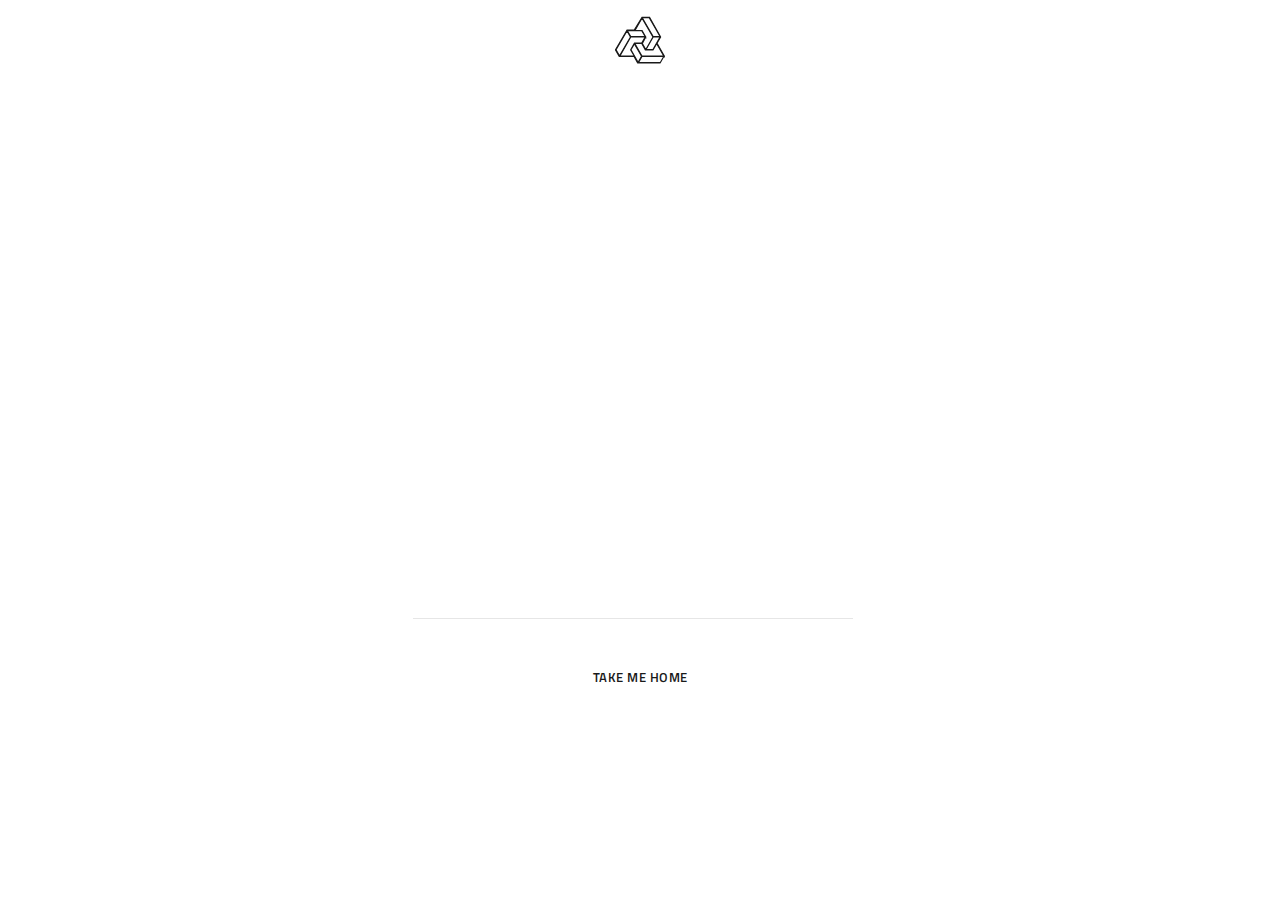
<file: 404-error.html>
<!DOCTYPE html>
<html lang="en">

<head>
    <meta charset="utf-8">
    <meta http-equiv="X-UA-Compatible" content="IE=edge" />
    <meta name="viewport" content="width=device-width, initial-scale=1, maximum-scale=1" />
    <title>Theratio</title>
    <link rel="shortcut icon" type="image/x-icon" href="images/favicon.png" />
    <link rel="stylesheet" href="css/bootstrap.min.css" />
    <link rel="stylesheet" href="css/font-awesome.min.css" />
    <link rel="stylesheet" href="css/flaticon.css" />
    <link rel="stylesheet" href="css/owl.carousel.min.css" />
    <link rel="stylesheet" href="css/owl.theme.css" />
    <link rel="stylesheet" href="css/magnific-popup.css" />
    <link rel="stylesheet" href="css/lightgallery.css" />
    <link rel="stylesheet" href="css/woocommerce.css" />
    <link rel="stylesheet" href="css/royal-preload.css" />

    <link rel="stylesheet" href="style.css" />
</head>

<body>
    <div id="royal_preloader"></div>
    <section class="error-404">
        <div class="container">
            <div class="row justify-content-center">
                <div class="col-lg-12 text-center">
                    <div class="error-logo">
                        <div class="the-logo">
                            <a href="index.html">
                                <img src="images/logo-404.svg" alt="">
                            </a>
                        </div>
                    </div>
                    <div class="page-content">
                        <h1>404</h1>
                        <h2>Sorry! Page Not Found!</h2>
                        <p>Oops! The page you are looking for does not exist. Please return to the site’s homepage.</p>
                        <form role="search" method="get" class="search-form">
                            <input type="search" class="search-field" placeholder="SEARCH..." value="" name="s">
                            <button type="submit" class="search-submit"><i class="ot-flaticon-search"></i></button>
                        </form>
                        <div class="ot-button">
                            <a href="#" class="octf-btn octf-btn-light no-line">TAKE ME HOME</a>
                        </div>
                    </div>
                </div>
            </div>
        </div>
    </section>
        <!-- jQuery -->
    <script src="js/jquery.min.js"></script>
    <script src="js/mousewheel.min.js"></script>
    <script src="js/lightgallery-all.min.js"></script>
    <script src="js/jquery.magnific-popup.min.js"></script>
    <script src="js/jquery.isotope.min.js"></script>
    <script src="js/owl.carousel.min.js"></script>
    <script src="js/easypiechart.min.js"></script>
    <script src="js/jquery.countdown.min.js"></script>
    <script src="js/scripts.js"></script>
    <script src="js/royal_preloader.min.js"></script>
    <script>
        window.jQuery = window.$ = jQuery;  
        (function($) { "use strict";
            //Preloader
            Royal_Preloader.config({
                mode           :   'progress',
                background     :   '#1a1a1a',
            });
        })(jQuery);
    </script>  
</body>
</html>
</file>
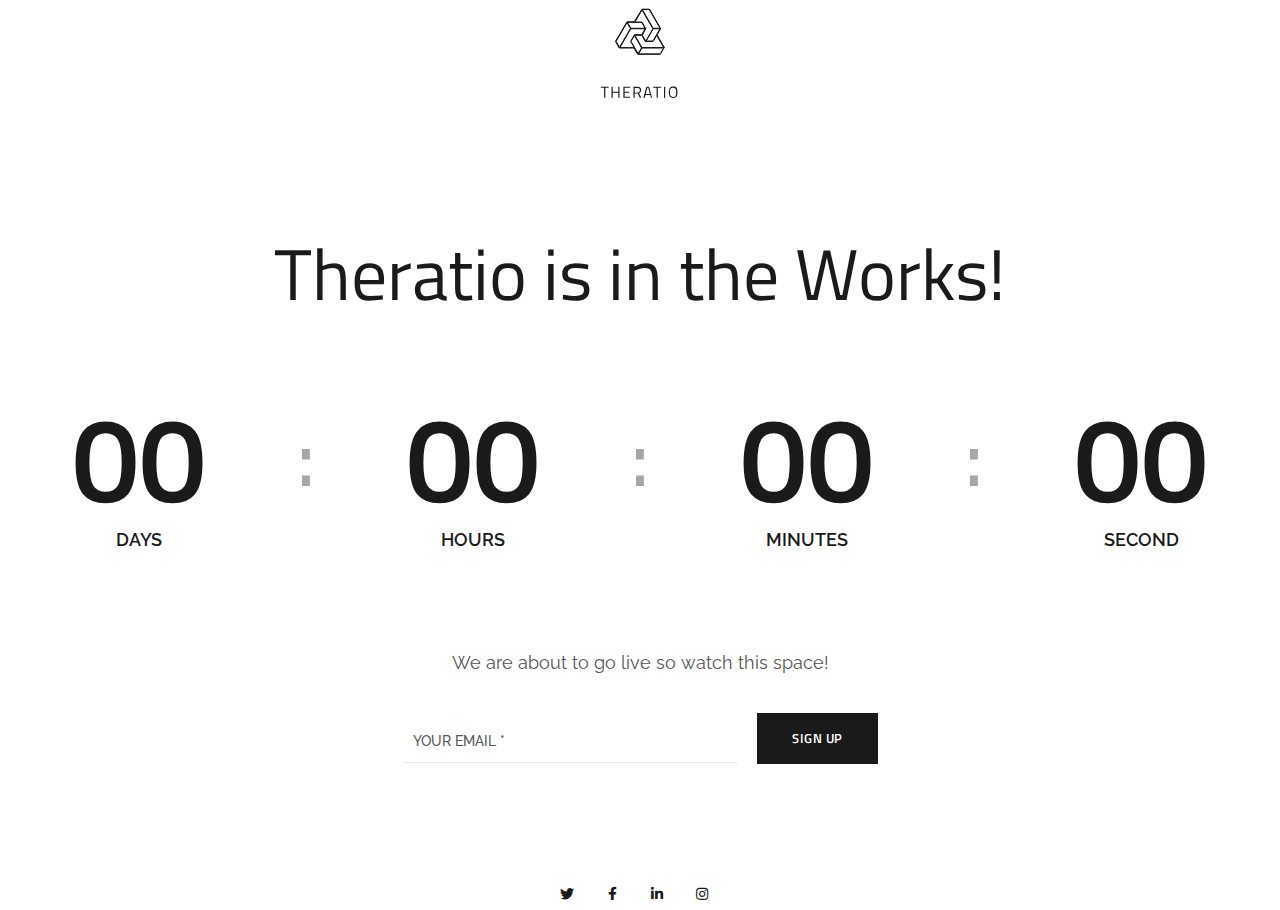
<file: cooming-soon.html>
<!DOCTYPE html>
<html lang="en">

<head>
    <meta charset="utf-8">
    <meta http-equiv="X-UA-Compatible" content="IE=edge" />
    <meta name="viewport" content="width=device-width, initial-scale=1, maximum-scale=1" />
    <title>Theratio</title>
    <link rel="shortcut icon" type="image/x-icon" href="images/favicon.png" />
    <link rel="stylesheet" href="css/bootstrap.min.css" />
    <link rel="stylesheet" href="css/font-awesome.min.css" />
    <link rel="stylesheet" href="css/flaticon.css" />
    <link rel="stylesheet" href="css/owl.carousel.min.css" />
    <link rel="stylesheet" href="css/owl.theme.css" />
    <link rel="stylesheet" href="css/magnific-popup.css" />
    <link rel="stylesheet" href="css/lightgallery.css" />
    <link rel="stylesheet" href="css/woocommerce.css" />
    <link rel="stylesheet" href="css/royal-preload.css" />

    <link rel="stylesheet" href="style.css" />
</head>

<body>
    <div id="royal_preloader"></div>

    <div class="coming-soon">
        <div class="container">
            <div class="row">
                <div class="col-lg-12 text-center align-self-center">
                    <div class="cs-logo">
                        <a href="index.html">
                            <img src="images/logo-csoon.svg" alt="">
                        </a>
                    </div>
                    <div class="cs-content">
                        <h2>Theratio is in the Works!</h2>
                    </div>
                    <div class="cs-countdown">
                        <ul class="ot-countdown unstyle" data-zone="0" data-date="01/30/2021" data-day="Day" data-days="Days" data-hour="Hour" data-hours="Hours" data-min="Minute" data-mins="Minutes" data-second="Second" data-seconds="Seconds">
                            <li><span class="days">00</span><p class="days_text">Days</p></li>
                            <li class="seperator">:</li>
                            <li><span class="hours">00</span><p class="hours_text">Hours</p></li>
                            <li class="seperator">:</li>
                            <li><span class="minutes">00</span><p class="minutes_text">Minutes</p></li>
                            <li class="seperator">:</li>
                            <li><span class="seconds">00</span><p class="seconds_text">Second</p></li>
                        </ul>
                    </div>
                    <div class="cs-stext">
                        <p>We are about to go live so watch this space!</p>
                    </div>
                    <div class="wpcf7">
                        <form class="wpcf7-form init">
                            <div class="cs-form flex-middle">
                            <span class="wpcf7-form-control-wrap your-email">
                                <input type="email" name="your-email" class="wpcf7-form-control wpcf7-text wpcf7-email" placeholder="YOUR EMAIL *" required></span><button class="octf-btn">Sign Up</button>
                            </div>
                        </form>
                    </div>
                    <div class="space-110"></div>
                    <div class="space-5"></div>
                    <div class="cs-social">
                        <a href="#"><i class="fab fa-twitter"></i></a>
                        <a href="#"><i class="fab fa-facebook-f"></i></a>
                        <a href="#"><i class="fab fa-linkedin-in"></i></a>
                        <a href="#"><i class="fab fa-instagram"></i></a>
                    </div>
                </div>
            </div>
        </div>
    </div>

        <!-- jQuery -->
    <script src="js/jquery.min.js"></script>
    <script src="js/mousewheel.min.js"></script>
    <script src="js/lightgallery-all.min.js"></script>
    <script src="js/jquery.magnific-popup.min.js"></script>
    <script src="js/jquery.isotope.min.js"></script>
    <script src="js/owl.carousel.min.js"></script>
    <script src="js/easypiechart.min.js"></script>
    <script src="js/jquery.countdown.min.js"></script>
    <script src="js/scripts.js"></script>
    <script src="js/royal_preloader.min.js"></script>
    <script>
        window.jQuery = window.$ = jQuery;  
        (function($) { "use strict";
            //Preloader
            Royal_Preloader.config({
                mode           :   'progress',
                background     :   '#1a1a1a',
            });
        })(jQuery);
    </script>  
</body>
</html>
</file>
<file: css/flaticon.css>
/*
  	Flaticon icon font: Flaticon
  	Creation date: 21/03/2020 07:56
  	*/

@font-face {
  font-family: "Flaticon";
  src: url("../fonts/Flaticon.eot");
  src: url("../fonts/Flaticon.eot?#iefix") format("embedded-opentype"),
       url("../fonts/Flaticon.woff2") format("woff2"),
       url("../fonts/Flaticon.woff") format("woff"),
       url("../fonts/Flaticon.ttf") format("truetype"),
       url("../fonts/Flaticon.svg#Flaticon") format("svg");
  font-weight: normal;
  font-style: normal;
}

@media screen and (-webkit-min-device-pixel-ratio:0) {
  @font-face {
    font-family: "Flaticon";
    src: url("./Flaticon.svg#Flaticon") format("svg");
  }
}

[class^="ot-flaticon-"]:before, [class*=" ot-flaticon-"]:before,
[class^="ot-flaticon-"]:after, [class*=" ot-flaticon-"]:after {   
  font-family: Flaticon;
  font-size: 21px;
  font-style: normal;
}

.ot-flaticon-support:before { content: "\f100"; }
.ot-flaticon-document:before { content: "\f101"; }
.ot-flaticon-video:before { content: "\f102"; }
.ot-flaticon-file:before { content: "\f103"; }
.ot-flaticon-next:before { content: "\f104"; }
.ot-flaticon-menu:before { content: "\f105"; }
.ot-flaticon-left-arrow:before { content: "\f106"; }
.ot-flaticon-button:before { content: "\f107"; }
.ot-flaticon-play-button:before { content: "\f108"; }
.ot-flaticon-search:before { content: "\f109"; }
.ot-flaticon-search-1:before { content: "\f10a"; }
.ot-flaticon-shopping-bag:before { content: "\f10b"; }
.ot-flaticon-place:before { content: "\f10c"; }
.ot-flaticon-phone-call:before { content: "\f10d"; }
.ot-flaticon-3d:before { content: "\f10e"; }
.ot-flaticon-pantone:before { content: "\f10f"; }
.ot-flaticon-sphere:before { content: "\f110"; }
.ot-flaticon-measure:before { content: "\f111"; }
.ot-flaticon-title:before { content: "\f112"; }
.ot-flaticon-home:before { content: "\f113"; }
.ot-flaticon-house:before { content: "\f114"; }
.ot-flaticon-mail:before { content: "\f115"; }
.ot-flaticon-add:before { content: "\f116"; }
.ot-flaticon-quote:before { content: "\f117"; }
.ot-flaticon-send:before { content: "\f118"; }
.ot-flaticon-blueprint:before { content: "\f119"; }
.ot-flaticon-tip:before { content: "\f11a"; }
.ot-flaticon-money-back:before { content: "\f11b"; }
.ot-flaticon-vector:before { content: "\f11c"; }
.ot-flaticon-tools:before { content: "\f11d"; }
.ot-flaticon-3d-1:before { content: "\f11e"; }
.ot-flaticon-heart:before { content: "\f11f"; }
.ot-flaticon-link:before { content: "\f120"; }
.ot-flaticon-pin:before { content: "\f121"; }
.ot-flaticon-cube:before { content: "\f122"; }
.ot-flaticon-blueprint-1:before { content: "\f123"; }
.ot-flaticon-brickwall:before { content: "\f124"; }
.ot-flaticon-paint:before { content: "\f125"; }
.ot-flaticon-diamond:before { content: "\f126"; }
.ot-flaticon-box:before { content: "\f127"; }
.ot-flaticon-cactus:before { content: "\f128"; }
.ot-flaticon-house-1:before { content: "\f129"; }
.ot-flaticon-paint-1:before { content: "\f12a"; }
.ot-flaticon-type:before { content: "\f12b"; }
.ot-flaticon-type-1:before { content: "\f12c"; }
.ot-flaticon-3d-2:before { content: "\f12d"; }
.ot-flaticon-close:before { content: "\f12e"; }
.ot-flaticon-favorite:before { content: "\f12f"; }
.ot-flaticon-close-1:before { content: "\f130"; }
.ot-flaticon-warning-sign:before { content: "\f131"; }
.ot-flaticon-info:before { content: "\f132"; }
.ot-flaticon-check-mark-black-outline:before { content: "\f133"; }
.ot-flaticon-right-arrow:before { content: "\f134"; }
.ot-flaticon-quote-1:before { content: "\f135"; }
.ot-flaticon-quote-2:before { content: "\f136"; }
</file>
<file: css/lightgallery.css>
/*! lightgallery - v1.7.0 - 2020-05-03
* http://sachinchoolur.github.io/lightGallery/
* Copyright (c) 2020 Sachin N; Licensed GPLv3 */
@font-face {
  font-family: 'lg';
  src: url("../fonts/lg.eot?n1z373");
  src: url("../fonts/lg.eot?#iefixn1z373") format("embedded-opentype"), url("../fonts/lg.woff?n1z373") format("woff"), url("../fonts/lg.ttf?n1z373") format("truetype"), url("../fonts/lg.svg?n1z373#lg") format("svg");
  font-weight: normal;
  font-style: normal;
}
.lg-icon {
  font-family: 'lg';
  font-style: normal;
  font-weight: normal;
  font-variant: normal;
  text-transform: none;
  line-height: 1;
  /* Better Font Rendering =========== */
  -webkit-font-smoothing: antialiased;
  -moz-osx-font-smoothing: grayscale;
}

.lg-actions .lg-next, .lg-actions .lg-prev {
  background-color: rgba(0, 0, 0, 0.45);
  border-radius: 2px;
  color: #999;
  cursor: pointer;
  display: block;
  font-size: 22px;
  margin-top: -10px;
  padding: 8px 10px 9px;
  position: absolute;
  top: 50%;
  z-index: 1080;
  border: none;
  outline: none;
}
.lg-actions .lg-next.disabled, .lg-actions .lg-prev.disabled {
  pointer-events: none;
  opacity: 0.5;
}
.lg-actions .lg-next:hover, .lg-actions .lg-prev:hover {
  color: #FFF;
}
.lg-actions .lg-next {
  right: 20px;
}
.lg-actions .lg-next:before {
  content: "\e095";
}
.lg-actions .lg-prev {
  left: 20px;
}
.lg-actions .lg-prev:after {
  content: "\e094";
}

@-webkit-keyframes lg-right-end {
  0% {
    left: 0;
  }
  50% {
    left: -30px;
  }
  100% {
    left: 0;
  }
}
@-moz-keyframes lg-right-end {
  0% {
    left: 0;
  }
  50% {
    left: -30px;
  }
  100% {
    left: 0;
  }
}
@-ms-keyframes lg-right-end {
  0% {
    left: 0;
  }
  50% {
    left: -30px;
  }
  100% {
    left: 0;
  }
}
@keyframes lg-right-end {
  0% {
    left: 0;
  }
  50% {
    left: -30px;
  }
  100% {
    left: 0;
  }
}
@-webkit-keyframes lg-left-end {
  0% {
    left: 0;
  }
  50% {
    left: 30px;
  }
  100% {
    left: 0;
  }
}
@-moz-keyframes lg-left-end {
  0% {
    left: 0;
  }
  50% {
    left: 30px;
  }
  100% {
    left: 0;
  }
}
@-ms-keyframes lg-left-end {
  0% {
    left: 0;
  }
  50% {
    left: 30px;
  }
  100% {
    left: 0;
  }
}
@keyframes lg-left-end {
  0% {
    left: 0;
  }
  50% {
    left: 30px;
  }
  100% {
    left: 0;
  }
}
.lg-outer.lg-right-end .lg-object {
  -webkit-animation: lg-right-end 0.3s;
  -o-animation: lg-right-end 0.3s;
  animation: lg-right-end 0.3s;
  position: relative;
}
.lg-outer.lg-left-end .lg-object {
  -webkit-animation: lg-left-end 0.3s;
  -o-animation: lg-left-end 0.3s;
  animation: lg-left-end 0.3s;
  position: relative;
}

.lg-toolbar {
  z-index: 1082;
  left: 0;
  position: absolute;
  top: 0;
  width: 100%;
  background-color: rgba(0, 0, 0, 0.45);
}
.lg-toolbar .lg-icon {
  color: #999;
  cursor: pointer;
  float: right;
  font-size: 24px;
  height: 47px;
  line-height: 27px;
  padding: 10px 0;
  text-align: center;
  width: 50px;
  text-decoration: none !important;
  outline: medium none;
  background: none;
  border: none;
  box-shadow: none;
  -webkit-transition: color 0.2s linear;
  -o-transition: color 0.2s linear;
  transition: color 0.2s linear;
}
.lg-toolbar .lg-icon:hover {
  color: #FFF;
}
.lg-toolbar .lg-close:after {
  content: "\e070";
}
.lg-toolbar .lg-download:after {
  content: "\e0f2";
}

.lg-sub-html {
  bottom: 0;
  color: #EEE;
  font-size: 16px;
  left: 0;
  padding: 15px 40px;
  position: fixed;
  right: 0;
  text-align: center;
  z-index: 1080;
}
.lg-sub-html h4 {
  margin: 0;
  font-size: 13px;
  font-weight: bold;
}
.lg-sub-html p {
  font-size: 12px;
  margin: 5px 0 0;
}

#lg-counter {
  color: #999;
  display: inline-block;
  font-size: 16px;
  padding-left: 20px;
  padding-top: 12px;
  vertical-align: middle;
}

.lg-toolbar, .lg-prev, .lg-next {
  opacity: 1;
  -webkit-transition: -webkit-transform 0.35s cubic-bezier(0, 0, 0.25, 1) 0s, opacity 0.35s cubic-bezier(0, 0, 0.25, 1) 0s, color 0.2s linear;
  -moz-transition: -moz-transform 0.35s cubic-bezier(0, 0, 0.25, 1) 0s, opacity 0.35s cubic-bezier(0, 0, 0.25, 1) 0s, color 0.2s linear;
  -o-transition: -o-transform 0.35s cubic-bezier(0, 0, 0.25, 1) 0s, opacity 0.35s cubic-bezier(0, 0, 0.25, 1) 0s, color 0.2s linear;
  transition: transform 0.35s cubic-bezier(0, 0, 0.25, 1) 0s, opacity 0.35s cubic-bezier(0, 0, 0.25, 1) 0s, color 0.2s linear;
}

.lg-hide-items .lg-prev {
  opacity: 0;
  -webkit-transform: translate3d(-10px, 0, 0);
  transform: translate3d(-10px, 0, 0);
}
.lg-hide-items .lg-next {
  opacity: 0;
  -webkit-transform: translate3d(10px, 0, 0);
  transform: translate3d(10px, 0, 0);
}
.lg-hide-items .lg-toolbar {
  opacity: 0;
  -webkit-transform: translate3d(0, -10px, 0);
  transform: translate3d(0, -10px, 0);
}

body:not(.lg-from-hash) .lg-outer.lg-start-zoom .lg-object {
  -webkit-transform: scale3d(0.5, 0.5, 0.5);
  transform: scale3d(0.5, 0.5, 0.5);
  opacity: 0;
  -webkit-transition: -webkit-transform 250ms cubic-bezier(0, 0, 0.25, 1) 0s, opacity 250ms cubic-bezier(0, 0, 0.25, 1) !important;
  -moz-transition: -moz-transform 250ms cubic-bezier(0, 0, 0.25, 1) 0s, opacity 250ms cubic-bezier(0, 0, 0.25, 1) !important;
  -o-transition: -o-transform 250ms cubic-bezier(0, 0, 0.25, 1) 0s, opacity 250ms cubic-bezier(0, 0, 0.25, 1) !important;
  transition: transform 250ms cubic-bezier(0, 0, 0.25, 1) 0s, opacity 250ms cubic-bezier(0, 0, 0.25, 1) !important;
  -webkit-transform-origin: 50% 50%;
  -moz-transform-origin: 50% 50%;
  -ms-transform-origin: 50% 50%;
  transform-origin: 50% 50%;
}
body:not(.lg-from-hash) .lg-outer.lg-start-zoom .lg-item.lg-complete .lg-object {
  -webkit-transform: scale3d(1, 1, 1);
  transform: scale3d(1, 1, 1);
  opacity: 1;
}

.lg-outer .lg-thumb-outer {
  background-color: #0D0A0A;
  bottom: 0;
  position: absolute;
  width: 100%;
  z-index: 1080;
  max-height: 350px;
  -webkit-transform: translate3d(0, 100%, 0);
  transform: translate3d(0, 100%, 0);
  -webkit-transition: -webkit-transform 0.25s cubic-bezier(0, 0, 0.25, 1) 0s;
  -moz-transition: -moz-transform 0.25s cubic-bezier(0, 0, 0.25, 1) 0s;
  -o-transition: -o-transform 0.25s cubic-bezier(0, 0, 0.25, 1) 0s;
  transition: transform 0.25s cubic-bezier(0, 0, 0.25, 1) 0s;
}
.lg-outer .lg-thumb-outer.lg-grab .lg-thumb-item {
  cursor: -webkit-grab;
  cursor: -moz-grab;
  cursor: -o-grab;
  cursor: -ms-grab;
  cursor: grab;
}
.lg-outer .lg-thumb-outer.lg-grabbing .lg-thumb-item {
  cursor: move;
  cursor: -webkit-grabbing;
  cursor: -moz-grabbing;
  cursor: -o-grabbing;
  cursor: -ms-grabbing;
  cursor: grabbing;
}
.lg-outer .lg-thumb-outer.lg-dragging .lg-thumb {
  -webkit-transition-duration: 0s !important;
  transition-duration: 0s !important;
}
.lg-outer.lg-thumb-open .lg-thumb-outer {
  -webkit-transform: translate3d(0, 0%, 0);
  transform: translate3d(0, 0%, 0);
}
.lg-outer .lg-thumb {
  padding: 10px 0;
  height: 100%;
  margin: auto;
  margin-bottom: -5px;
}
.lg-outer .lg-thumb-item {
  cursor: pointer;
  float: left;
  overflow: hidden;
  height: 100%;
  border: 2px solid #FFF;
  margin-bottom: 5px;
}
@media (min-width: 1025px) {
  .lg-outer .lg-thumb-item {
    -webkit-transition: border-color 0.25s ease;
    -o-transition: border-color 0.25s ease;
    transition: border-color 0.25s ease;
  }
}
.lg-outer .lg-thumb-item.active, .lg-outer .lg-thumb-item:hover {
  border-color: #f0c409;
}
.lg-outer .lg-thumb-item img {
  width: 100%;
  height: 100%;
  object-fit: cover;
}
.lg-outer.lg-has-thumb .lg-item {
  padding-bottom: 120px;
}
.lg-outer.lg-can-toggle .lg-item {
  padding-bottom: 0;
}
.lg-outer.lg-pull-caption-up .lg-sub-html {
  -webkit-transition: bottom 0.25s ease;
  -o-transition: bottom 0.25s ease;
  transition: bottom 0.25s ease;
}
.lg-outer.lg-pull-caption-up.lg-thumb-open .lg-sub-html {
  bottom: 100px;
}
.lg-outer .lg-toogle-thumb {
  background-color: #0D0A0A;
  border-radius: 2px 2px 0 0;
  color: #999;
  cursor: pointer;
  font-size: 24px;
  height: 39px;
  line-height: 27px;
  padding: 5px 0;
  position: absolute;
  right: 20px;
  text-align: center;
  top: -39px;
  width: 50px;
  outline: medium none;
  border: none;
}
.lg-outer .lg-toogle-thumb:after {
  content: "\e1ff";
}
.lg-outer .lg-toogle-thumb:hover {
  color: #FFF;
}

.lg-outer .lg-video-cont {
  display: inline-block;
  vertical-align: middle;
  max-width: 1140px;
  max-height: 100%;
  width: 100%;
  padding: 0 5px;
}
.lg-outer .lg-video {
  width: 100%;
  height: 0;
  padding-bottom: 56.25%;
  overflow: hidden;
  position: relative;
}
.lg-outer .lg-video .lg-object {
  display: inline-block;
  position: absolute;
  top: 0;
  left: 0;
  width: 100% !important;
  height: 100% !important;
}
.lg-outer .lg-video .lg-video-play {
  width: 84px;
  height: 59px;
  position: absolute;
  left: 50%;
  top: 50%;
  margin-left: -42px;
  margin-top: -30px;
  z-index: 1080;
  cursor: pointer;
}
.lg-outer .lg-has-iframe .lg-video {
  -webkit-overflow-scrolling: touch;
  overflow: auto;
}
.lg-outer .lg-has-vimeo .lg-video-play {
  background: url("../img/vimeo-play.png") no-repeat scroll 0 0 transparent;
}
.lg-outer .lg-has-vimeo:hover .lg-video-play {
  background: url("../img/vimeo-play.png") no-repeat scroll 0 -58px transparent;
}
.lg-outer .lg-has-html5 .lg-video-play {
  background: transparent url("../img/video-play.png") no-repeat scroll 0 0;
  height: 64px;
  margin-left: -32px;
  margin-top: -32px;
  width: 64px;
  opacity: 0.8;
}
.lg-outer .lg-has-html5:hover .lg-video-play {
  opacity: 1;
}
.lg-outer .lg-has-youtube .lg-video-play {
  background: url("../img/youtube-play.png") no-repeat scroll 0 0 transparent;
}
.lg-outer .lg-has-youtube:hover .lg-video-play {
  background: url("../img/youtube-play.png") no-repeat scroll 0 -60px transparent;
}
.lg-outer .lg-video-object {
  width: 100% !important;
  height: 100% !important;
  position: absolute;
  top: 0;
  left: 0;
}
.lg-outer .lg-has-video .lg-video-object {
  visibility: hidden;
}
.lg-outer .lg-has-video.lg-video-playing .lg-object, .lg-outer .lg-has-video.lg-video-playing .lg-video-play {
  display: none;
}
.lg-outer .lg-has-video.lg-video-playing .lg-video-object {
  visibility: visible;
}

.lg-progress-bar {
  background-color: #333;
  height: 5px;
  left: 0;
  position: absolute;
  top: 0;
  width: 100%;
  z-index: 1083;
  opacity: 0;
  -webkit-transition: opacity 0.08s ease 0s;
  -moz-transition: opacity 0.08s ease 0s;
  -o-transition: opacity 0.08s ease 0s;
  transition: opacity 0.08s ease 0s;
}
.lg-progress-bar .lg-progress {
  background-color: #a90707;
  height: 5px;
  width: 0;
}
.lg-progress-bar.lg-start .lg-progress {
  width: 100%;
}
.lg-show-autoplay .lg-progress-bar {
  opacity: 1;
}

.lg-autoplay-button:after {
  content: "\e01d";
}
.lg-show-autoplay .lg-autoplay-button:after {
  content: "\e01a";
}

.lg-outer.lg-css3.lg-zoom-dragging .lg-item.lg-complete.lg-zoomable .lg-img-wrap, .lg-outer.lg-css3.lg-zoom-dragging .lg-item.lg-complete.lg-zoomable .lg-image {
  -webkit-transition-duration: 0s;
  transition-duration: 0s;
}
.lg-outer.lg-use-transition-for-zoom .lg-item.lg-complete.lg-zoomable .lg-img-wrap {
  -webkit-transition: -webkit-transform 0.3s cubic-bezier(0, 0, 0.25, 1) 0s;
  -moz-transition: -moz-transform 0.3s cubic-bezier(0, 0, 0.25, 1) 0s;
  -o-transition: -o-transform 0.3s cubic-bezier(0, 0, 0.25, 1) 0s;
  transition: transform 0.3s cubic-bezier(0, 0, 0.25, 1) 0s;
}
.lg-outer.lg-use-left-for-zoom .lg-item.lg-complete.lg-zoomable .lg-img-wrap {
  -webkit-transition: left 0.3s cubic-bezier(0, 0, 0.25, 1) 0s, top 0.3s cubic-bezier(0, 0, 0.25, 1) 0s;
  -moz-transition: left 0.3s cubic-bezier(0, 0, 0.25, 1) 0s, top 0.3s cubic-bezier(0, 0, 0.25, 1) 0s;
  -o-transition: left 0.3s cubic-bezier(0, 0, 0.25, 1) 0s, top 0.3s cubic-bezier(0, 0, 0.25, 1) 0s;
  transition: left 0.3s cubic-bezier(0, 0, 0.25, 1) 0s, top 0.3s cubic-bezier(0, 0, 0.25, 1) 0s;
}
.lg-outer .lg-item.lg-complete.lg-zoomable .lg-img-wrap {
  -webkit-transform: translate3d(0, 0, 0);
  transform: translate3d(0, 0, 0);
  -webkit-backface-visibility: hidden;
  -moz-backface-visibility: hidden;
  backface-visibility: hidden;
}
.lg-outer .lg-item.lg-complete.lg-zoomable .lg-image {
  -webkit-transform: scale3d(1, 1, 1);
  transform: scale3d(1, 1, 1);
  -webkit-transition: -webkit-transform 0.3s cubic-bezier(0, 0, 0.25, 1) 0s, opacity 0.15s !important;
  -moz-transition: -moz-transform 0.3s cubic-bezier(0, 0, 0.25, 1) 0s, opacity 0.15s !important;
  -o-transition: -o-transform 0.3s cubic-bezier(0, 0, 0.25, 1) 0s, opacity 0.15s !important;
  transition: transform 0.3s cubic-bezier(0, 0, 0.25, 1) 0s, opacity 0.15s !important;
  -webkit-transform-origin: 0 0;
  -moz-transform-origin: 0 0;
  -ms-transform-origin: 0 0;
  transform-origin: 0 0;
  -webkit-backface-visibility: hidden;
  -moz-backface-visibility: hidden;
  backface-visibility: hidden;
}

#lg-zoom-in:after {
  content: "\e311";
}

#lg-actual-size {
  font-size: 20px;
}
#lg-actual-size:after {
  content: "\e033";
}

#lg-zoom-out {
  opacity: 0.5;
  pointer-events: none;
}
#lg-zoom-out:after {
  content: "\e312";
}
.lg-zoomed #lg-zoom-out {
  opacity: 1;
  pointer-events: auto;
}

.lg-outer .lg-pager-outer {
  bottom: 60px;
  left: 0;
  position: absolute;
  right: 0;
  text-align: center;
  z-index: 1080;
  height: 10px;
}
.lg-outer .lg-pager-outer.lg-pager-hover .lg-pager-cont {
  overflow: visible;
}
.lg-outer .lg-pager-cont {
  cursor: pointer;
  display: inline-block;
  overflow: hidden;
  position: relative;
  vertical-align: top;
  margin: 0 5px;
}
.lg-outer .lg-pager-cont:hover .lg-pager-thumb-cont {
  opacity: 1;
  -webkit-transform: translate3d(0, 0, 0);
  transform: translate3d(0, 0, 0);
}
.lg-outer .lg-pager-cont.lg-pager-active .lg-pager {
  box-shadow: 0 0 0 2px white inset;
}
.lg-outer .lg-pager-thumb-cont {
  background-color: #fff;
  color: #FFF;
  bottom: 100%;
  height: 83px;
  left: 0;
  margin-bottom: 20px;
  margin-left: -60px;
  opacity: 0;
  padding: 5px;
  position: absolute;
  width: 120px;
  border-radius: 3px;
  -webkit-transition: opacity 0.15s ease 0s, -webkit-transform 0.15s ease 0s;
  -moz-transition: opacity 0.15s ease 0s, -moz-transform 0.15s ease 0s;
  -o-transition: opacity 0.15s ease 0s, -o-transform 0.15s ease 0s;
  transition: opacity 0.15s ease 0s, transform 0.15s ease 0s;
  -webkit-transform: translate3d(0, 5px, 0);
  transform: translate3d(0, 5px, 0);
}
.lg-outer .lg-pager-thumb-cont img {
  width: 100%;
  height: 100%;
}
.lg-outer .lg-pager {
  background-color: rgba(255, 255, 255, 0.5);
  border-radius: 50%;
  box-shadow: 0 0 0 8px rgba(255, 255, 255, 0.7) inset;
  display: block;
  height: 12px;
  -webkit-transition: box-shadow 0.3s ease 0s;
  -o-transition: box-shadow 0.3s ease 0s;
  transition: box-shadow 0.3s ease 0s;
  width: 12px;
}
.lg-outer .lg-pager:hover, .lg-outer .lg-pager:focus {
  box-shadow: 0 0 0 8px white inset;
}
.lg-outer .lg-caret {
  border-left: 10px solid transparent;
  border-right: 10px solid transparent;
  border-top: 10px dashed;
  bottom: -10px;
  display: inline-block;
  height: 0;
  left: 50%;
  margin-left: -5px;
  position: absolute;
  vertical-align: middle;
  width: 0;
}

.lg-fullscreen:after {
  content: "\e20c";
}
.lg-fullscreen-on .lg-fullscreen:after {
  content: "\e20d";
}

.lg-outer #lg-dropdown-overlay {
  background-color: rgba(0, 0, 0, 0.25);
  bottom: 0;
  cursor: default;
  left: 0;
  position: fixed;
  right: 0;
  top: 0;
  z-index: 1081;
  opacity: 0;
  visibility: hidden;
  -webkit-transition: visibility 0s linear 0.18s, opacity 0.18s linear 0s;
  -o-transition: visibility 0s linear 0.18s, opacity 0.18s linear 0s;
  transition: visibility 0s linear 0.18s, opacity 0.18s linear 0s;
}
.lg-outer.lg-dropdown-active .lg-dropdown, .lg-outer.lg-dropdown-active #lg-dropdown-overlay {
  -webkit-transition-delay: 0s;
  transition-delay: 0s;
  -moz-transform: translate3d(0, 0px, 0);
  -o-transform: translate3d(0, 0px, 0);
  -ms-transform: translate3d(0, 0px, 0);
  -webkit-transform: translate3d(0, 0px, 0);
  transform: translate3d(0, 0px, 0);
  opacity: 1;
  visibility: visible;
}
.lg-outer.lg-dropdown-active #lg-share {
  color: #FFF;
}
.lg-outer .lg-dropdown {
  background-color: #fff;
  border-radius: 2px;
  font-size: 14px;
  list-style-type: none;
  margin: 0;
  padding: 10px 0;
  position: absolute;
  right: 0;
  text-align: left;
  top: 50px;
  opacity: 0;
  visibility: hidden;
  -moz-transform: translate3d(0, 5px, 0);
  -o-transform: translate3d(0, 5px, 0);
  -ms-transform: translate3d(0, 5px, 0);
  -webkit-transform: translate3d(0, 5px, 0);
  transform: translate3d(0, 5px, 0);
  -webkit-transition: -webkit-transform 0.18s linear 0s, visibility 0s linear 0.5s, opacity 0.18s linear 0s;
  -moz-transition: -moz-transform 0.18s linear 0s, visibility 0s linear 0.5s, opacity 0.18s linear 0s;
  -o-transition: -o-transform 0.18s linear 0s, visibility 0s linear 0.5s, opacity 0.18s linear 0s;
  transition: transform 0.18s linear 0s, visibility 0s linear 0.5s, opacity 0.18s linear 0s;
}
.lg-outer .lg-dropdown:after {
  content: "";
  display: block;
  height: 0;
  width: 0;
  position: absolute;
  border: 8px solid transparent;
  border-bottom-color: #FFF;
  right: 16px;
  top: -16px;
}
.lg-outer .lg-dropdown > li:last-child {
  margin-bottom: 0px;
}
.lg-outer .lg-dropdown > li:hover a, .lg-outer .lg-dropdown > li:hover .lg-icon {
  color: #333;
}
.lg-outer .lg-dropdown a {
  color: #333;
  display: block;
  white-space: pre;
  padding: 4px 12px;
  font-family: "Open Sans","Helvetica Neue",Helvetica,Arial,sans-serif;
  font-size: 12px;
}
.lg-outer .lg-dropdown a:hover {
  background-color: rgba(0, 0, 0, 0.07);
}
.lg-outer .lg-dropdown .lg-dropdown-text {
  display: inline-block;
  line-height: 1;
  margin-top: -3px;
  vertical-align: middle;
}
.lg-outer .lg-dropdown .lg-icon {
  color: #333;
  display: inline-block;
  float: none;
  font-size: 20px;
  height: auto;
  line-height: 1;
  margin-right: 8px;
  padding: 0;
  vertical-align: middle;
  width: auto;
}
.lg-outer #lg-share {
  position: relative;
}
.lg-outer #lg-share:after {
  content: "\e80d";
}
.lg-outer #lg-share-facebook .lg-icon {
  color: #3b5998;
}
.lg-outer #lg-share-facebook .lg-icon:after {
  content: "\e901";
}
.lg-outer #lg-share-twitter .lg-icon {
  color: #00aced;
}
.lg-outer #lg-share-twitter .lg-icon:after {
  content: "\e904";
}
.lg-outer #lg-share-googleplus .lg-icon {
  color: #dd4b39;
}
.lg-outer #lg-share-googleplus .lg-icon:after {
  content: "\e902";
}
.lg-outer #lg-share-pinterest .lg-icon {
  color: #cb2027;
}
.lg-outer #lg-share-pinterest .lg-icon:after {
  content: "\e903";
}

.lg-group:after {
  content: "";
  display: table;
  clear: both;
}

.lg-outer {
  width: 100%;
  height: 100%;
  position: fixed;
  top: 0;
  left: 0;
  z-index: 1050;
  text-align: left;
  opacity: 0;
  -webkit-transition: opacity 0.15s ease 0s;
  -o-transition: opacity 0.15s ease 0s;
  transition: opacity 0.15s ease 0s;
}
.lg-outer * {
  -webkit-box-sizing: border-box;
  -moz-box-sizing: border-box;
  box-sizing: border-box;
}
.lg-outer.lg-visible {
  opacity: 1;
}
.lg-outer.lg-css3 .lg-item.lg-prev-slide, .lg-outer.lg-css3 .lg-item.lg-next-slide, .lg-outer.lg-css3 .lg-item.lg-current {
  -webkit-transition-duration: inherit !important;
  transition-duration: inherit !important;
  -webkit-transition-timing-function: inherit !important;
  transition-timing-function: inherit !important;
}
.lg-outer.lg-css3.lg-dragging .lg-item.lg-prev-slide, .lg-outer.lg-css3.lg-dragging .lg-item.lg-next-slide, .lg-outer.lg-css3.lg-dragging .lg-item.lg-current {
  -webkit-transition-duration: 0s !important;
  transition-duration: 0s !important;
  opacity: 1;
}
.lg-outer.lg-grab img.lg-object {
  cursor: -webkit-grab;
  cursor: -moz-grab;
  cursor: -o-grab;
  cursor: -ms-grab;
  cursor: grab;
}
.lg-outer.lg-grabbing img.lg-object {
  cursor: move;
  cursor: -webkit-grabbing;
  cursor: -moz-grabbing;
  cursor: -o-grabbing;
  cursor: -ms-grabbing;
  cursor: grabbing;
}
.lg-outer .lg {
  height: 100%;
  width: 100%;
  position: relative;
  overflow: hidden;
  margin-left: auto;
  margin-right: auto;
  max-width: 100%;
  max-height: 100%;
}
.lg-outer .lg-inner {
  width: 100%;
  height: 100%;
  position: absolute;
  left: 0;
  top: 0;
  white-space: nowrap;
}
.lg-outer .lg-item {
  background: url("../images/loading.gif") no-repeat scroll center center transparent;
  display: none !important;
}
.lg-outer.lg-css3 .lg-prev-slide, .lg-outer.lg-css3 .lg-current, .lg-outer.lg-css3 .lg-next-slide {
  display: inline-block !important;
}
.lg-outer.lg-css .lg-current {
  display: inline-block !important;
}
.lg-outer .lg-item, .lg-outer .lg-img-wrap {
  display: inline-block;
  text-align: center;
  position: absolute;
  width: 100%;
  height: 100%;
}
.lg-outer .lg-item:before, .lg-outer .lg-img-wrap:before {
  content: "";
  display: inline-block;
  height: 50%;
  width: 1px;
  margin-right: -1px;
}
.lg-outer .lg-img-wrap {
  position: absolute;
  padding: 0 5px;
  left: 0;
  right: 0;
  top: 0;
  bottom: 0;
}
.lg-outer .lg-item.lg-complete {
  background-image: none;
}
.lg-outer .lg-item.lg-current {
  z-index: 1060;
}
.lg-outer .lg-image {
  display: inline-block;
  vertical-align: middle;
  max-width: 100%;
  max-height: 100%;
  width: auto !important;
  height: auto !important;
}
.lg-outer.lg-show-after-load .lg-item .lg-object, .lg-outer.lg-show-after-load .lg-item .lg-video-play {
  opacity: 0;
  -webkit-transition: opacity 0.15s ease 0s;
  -o-transition: opacity 0.15s ease 0s;
  transition: opacity 0.15s ease 0s;
}
.lg-outer.lg-show-after-load .lg-item.lg-complete .lg-object, .lg-outer.lg-show-after-load .lg-item.lg-complete .lg-video-play {
  opacity: 1;
}
.lg-outer .lg-empty-html {
  display: none;
}
.lg-outer.lg-hide-download #lg-download {
  display: none;
}

.lg-backdrop {
  position: fixed;
  top: 0;
  left: 0;
  right: 0;
  bottom: 0;
  z-index: 1040;
  background-color: #000;
  opacity: 0;
  -webkit-transition: opacity 0.15s ease 0s;
  -o-transition: opacity 0.15s ease 0s;
  transition: opacity 0.15s ease 0s;
}
.lg-backdrop.in {
  opacity: 1;
}

.lg-css3.lg-no-trans .lg-prev-slide, .lg-css3.lg-no-trans .lg-next-slide, .lg-css3.lg-no-trans .lg-current {
  -webkit-transition: none 0s ease 0s !important;
  -moz-transition: none 0s ease 0s !important;
  -o-transition: none 0s ease 0s !important;
  transition: none 0s ease 0s !important;
}
.lg-css3.lg-use-css3 .lg-item {
  -webkit-backface-visibility: hidden;
  -moz-backface-visibility: hidden;
  backface-visibility: hidden;
}
.lg-css3.lg-use-left .lg-item {
  -webkit-backface-visibility: hidden;
  -moz-backface-visibility: hidden;
  backface-visibility: hidden;
}
.lg-css3.lg-fade .lg-item {
  opacity: 0;
}
.lg-css3.lg-fade .lg-item.lg-current {
  opacity: 1;
}
.lg-css3.lg-fade .lg-item.lg-prev-slide, .lg-css3.lg-fade .lg-item.lg-next-slide, .lg-css3.lg-fade .lg-item.lg-current {
  -webkit-transition: opacity 0.1s ease 0s;
  -moz-transition: opacity 0.1s ease 0s;
  -o-transition: opacity 0.1s ease 0s;
  transition: opacity 0.1s ease 0s;
}
.lg-css3.lg-slide.lg-use-css3 .lg-item {
  opacity: 0;
}
.lg-css3.lg-slide.lg-use-css3 .lg-item.lg-prev-slide {
  -webkit-transform: translate3d(-100%, 0, 0);
  transform: translate3d(-100%, 0, 0);
}
.lg-css3.lg-slide.lg-use-css3 .lg-item.lg-next-slide {
  -webkit-transform: translate3d(100%, 0, 0);
  transform: translate3d(100%, 0, 0);
}
.lg-css3.lg-slide.lg-use-css3 .lg-item.lg-current {
  -webkit-transform: translate3d(0, 0, 0);
  transform: translate3d(0, 0, 0);
  opacity: 1;
}
.lg-css3.lg-slide.lg-use-css3 .lg-item.lg-prev-slide, .lg-css3.lg-slide.lg-use-css3 .lg-item.lg-next-slide, .lg-css3.lg-slide.lg-use-css3 .lg-item.lg-current {
  -webkit-transition: -webkit-transform 1s cubic-bezier(0, 0, 0.25, 1) 0s, opacity 0.1s ease 0s;
  -moz-transition: -moz-transform 1s cubic-bezier(0, 0, 0.25, 1) 0s, opacity 0.1s ease 0s;
  -o-transition: -o-transform 1s cubic-bezier(0, 0, 0.25, 1) 0s, opacity 0.1s ease 0s;
  transition: transform 1s cubic-bezier(0, 0, 0.25, 1) 0s, opacity 0.1s ease 0s;
}
.lg-css3.lg-slide.lg-use-left .lg-item {
  opacity: 0;
  position: absolute;
  left: 0;
}
.lg-css3.lg-slide.lg-use-left .lg-item.lg-prev-slide {
  left: -100%;
}
.lg-css3.lg-slide.lg-use-left .lg-item.lg-next-slide {
  left: 100%;
}
.lg-css3.lg-slide.lg-use-left .lg-item.lg-current {
  left: 0;
  opacity: 1;
}
.lg-css3.lg-slide.lg-use-left .lg-item.lg-prev-slide, .lg-css3.lg-slide.lg-use-left .lg-item.lg-next-slide, .lg-css3.lg-slide.lg-use-left .lg-item.lg-current {
  -webkit-transition: left 1s cubic-bezier(0, 0, 0.25, 1) 0s, opacity 0.1s ease 0s;
  -moz-transition: left 1s cubic-bezier(0, 0, 0.25, 1) 0s, opacity 0.1s ease 0s;
  -o-transition: left 1s cubic-bezier(0, 0, 0.25, 1) 0s, opacity 0.1s ease 0s;
  transition: left 1s cubic-bezier(0, 0, 0.25, 1) 0s, opacity 0.1s ease 0s;
}
</file>
<file: css/woocommerce.css>
/* shop */
.shop-catalog {
    padding-top: 90px;
    padding-bottom: 110px;
}
.woocommerce-result-count {
    color: #555;
    margin: 0;
    float: left;
    line-height: 50px;
}
.woocommerce-ordering, .woocommerce-ordering {
    float: right;
}
.woocommerce-ordering {
    margin: 0 0 1em;
    margin-bottom: 30px;
}
.woocommerce-ordering .orderby {
    -webkit-appearance: none;
    -moz-appearance: none;
    appearance: none;
    color: #555;
    height: 50px;
    line-height: 50px;
    outline: none;
    border: none;
    padding: 0 10px;
    background-image: linear-gradient(45deg,transparent 50%,#c3c7c9 50%),linear-gradient(135deg,#c3c7c9 50%,transparent 50%);
    background-position: calc(100% - 24px) calc(1em + 6px),calc(100% - 19px) calc(1em + 6px),100% 0;
    background-size: 5px 5px,5px 5px,2.5em 2.5em;
    background-repeat: no-repeat;
}
.product {
    clear: both;
}
.product-item {
    position: relative;
    font-family: "Montserrat",sans-serif;
    text-align: center;
    margin-bottom: 35px;
}
.product-item .product-media {
    position: relative;
    overflow: hidden;
    background: #fff;
}
.product-item .product-media img {
    margin-bottom: 0;
    border: 1px solid #e0e0e0;
    transition: all 0.3s linear;
    -webkit-transition: all 0.3s linear;
    -moz-transition: all 0.3s linear;
    -o-transition: all 0.3s linear;
    -ms-transition: all 0.3s linear;
}
.product-item .wrapper-add-to-cart {
    visibility: hidden;
    opacity: 0;
    width: 100%;
    position: absolute;
    left: 0;
    bottom: 0;
    padding: 10px;
    z-index: 2;
    transition: all 0.3s ease-in-out;
    -webkit-transition: all 0.3s ease-in-out;
    -moz-transition: all 0.3s ease-in-out;
    -o-transition: all 0.3s ease-in-out;
    -ms-transition: all 0.3s ease-in-out;
}
.product-item:hover .wrapper-add-to-cart {
    visibility: visible;
    opacity: 1;
}
.product-item .wrapper-add-to-cart a {
    display: block;
    margin-top: 0;
    background-color: #1a1a1a;
    padding: 16px 23px;
    border-radius: 0;
    -webkit-transform: translateY(20px);
    -ms-transform: translateY(20px);
    transform: translateY(20px);
    transition: all 0.3s ease-in-out;
    -webkit-transition: all 0.3s ease-in-out;
    -moz-transition: all 0.3s ease-in-out;
    -o-transition: all 0.3s ease-in-out;
    -ms-transition: all 0.3s ease-in-out;
}
.product-item .wrapper-add-to-cart a:before, .product-item .wrapper-add-to-cart a:after {
    display: none;
}
.product-item:hover a {
    -webkit-transform: translateY(0);
    -ms-transform: translateY(0);
    transform: translateY(0);
}
.product-item .product-media a:hover {
    background-color: #fff;
    color: #1a1a1a;
}
.product-item .woocommerce-loop-product__title {
    font-size: 20px;
    line-height: 28px;
    color: #1a1b1e;
    font-weight: 500;
    margin-top: 20px;
    margin-bottom: 3px;
    padding: 0;
}
.product-item .woocommerce-loop-product__title a {
    color: #1a1b1e;
}
.product-item .star-rating {
    overflow: hidden;
    position: relative;
    line-height: 1;
    height: 15px;
    font-size: 15px;
    color: #ffbe4e;
    margin-top: 10px;
    margin-bottom: 10px;
}
.price-product {
    display: inline-block;
    color: #9f9e9e;
    font-weight: 400;
    font-size: 18px;
    line-height: 28px;
}
.product-item span.onsale {
    color: #fff;
    font-family: "Titillium Web",sans-serif;
    font-size: 13px;
    text-transform: uppercase;
    font-weight: 600;
    letter-spacing: .5px;
    background-color: #1a1a1a;
    padding: 9px 10px;
    line-height: 1;
    position: absolute;
    border-radius: 0;
    top: 0;
    left: 0;
    right: auto;
    min-height: auto;
    min-width: auto;
    margin: 0;
    z-index: 1;
}
.price-product del {
    color: #636363;
    margin-right: 5px;
    opacity: .5;
}
.price-product ins {
    background: transparent;
    display: inline-block;
    color: #9f9e9e;
}
.popular-product .thumb {
    float: left;
    margin-right: 20px;
    background: #f0f6ff;
    border: 1px solid rgba(0,0,0,.1);
}
.widget-area .widget ul.popular-product > li {
    margin-bottom: 0;
}
.popular-product li {
    padding: 4px 0;
}
.popular-product .thumb img {
    width: 70px;
    margin-left: 0;
}
.popular-product li h6 {
    margin-top: 5px;
    margin-bottom: 0;
}
.widget ul.popular-product li .product-title {
    display: block;
    line-height: 1;
}
.widget-area .widget ul.popular-product li .product-title a {
    display: inline;
    font-family: "Titillium Web",sans-serif;
    font-size: 18px;
    color: #1a1b1e;
    font-weight: 500;
    line-height: 24px;
}
.widget ul.popular-product li .star-rating {
    float: none;
    margin-top: 5px;
    margin-bottom: 3px;
    font-size: 12px;
    line-height: 1;
    letter-spacing: -1px;
    width: 80px;
    overflow: hidden;
    position: relative;
    color: #ffbe4e;
}
.popular-product .price-product {
    font-size: 14px;
    line-height: 28px;
    display: inline-block;
}
.popular-product .price-product .amount {
    color: #9f9e9e;
    font-weight: 400;
    font-size: 16px;
    font-family: "Josefin Sans",sans-serif;
}
.widget-title  {
    font-weight: 600;
}
.widget_price_filter .ui-slider {
    position: relative;
    text-align: left;
    margin-left: .5em;
    margin-right: .5em;
    margin-bottom: 25px;
}
.widget_price_filter .ui-slider {
    margin-left: 0px;
    margin-right: 0px;
}
.widget_price_filter .ui-slider-horizontal {
    height: 2px;
}
.widget_price_filter .price_slider_wrapper .ui-widget-content {
    background-color: #e5e5e5;
}
.widget_price_filter .ui-slider .ui-slider-range {
    position: absolute;
    z-index: 1;
    font-size: .7em;
    display: block;
    border: 0;
    border-radius: 1em;
    background-color: #1a1a1a;
}
.widget_price_filter .ui-slider-horizontal .ui-slider-range {
    top: 0;
    height: 100%;
    left: 0%;
    width: 100%;
}
.widget_price_filter .ui-slider .ui-slider-range, .widget_price_filter .ui-slider .ui-slider-handle {
    background-color: #1a1a1a;
}
.widget_price_filter .ui-slider .ui-slider-handle {
    position: absolute;
    z-index: 2;
    background-color: #1a1a1a;
    border-radius: 1em;
    cursor: ew-resize;
    outline: 0;
    margin-left: -.5em;
    left: 100%;
    width: 2px;
    height: 10px;
    top: 50%;
    margin: 0;
    transform: translateY(-50%) skewX(-30deg);
}
.widget_price_filter .ui-slider .ui-slider-handle.move {
    left: 0%;
    width: 2px;
    height: 10px;
    top: 50%;
    margin: 0;
    transform: translateY(-50%) skewX(-30deg);
}
.price_slider_amount {
    text-align: right;
    font-family: "Titillium Web",sans-serif;
    font-size: 14px;
    letter-spacing: 1px;
    color: #1a1b1e;
    font-weight: 600;
    text-transform: uppercase;
}
.price_slider_amount .ot-button {
    float: left;
}
.price_slider_amount .octf-btn {
    font-size: 14px;
    letter-spacing: .5px;
    background-color: #1a1a1a;
    padding: 12px 19px;
    box-shadow: none;
    text-transform: uppercase;
    border: 1px solid #1a1a1a;
}
.price_slider_amount .octf-btn:before, .price_slider_amount .octf-btn:after {
    display: none;
}
.price_slider_amount .octf-btn.octf-btn-dark:hover {
    background-color: transparent;
    border: 1px solid #1a1a1a;
}
.price_slider_amount .price_label {
    padding-top: 5px;
    margin-bottom: 0;
    line-height: 2.4;
}
.price_slider_amount .button {
    padding: 16px 30px;
    border-radius: 0;
    outline: none;
    color: #fff;
    transition: all 0.3s;
    font-weight: 800;
    line-height: 1;
    border: none;
    display: inline-block;
}
.price_slider_amount .button {
    font-family: "Montserrat",sans-serif;
    font-size: 14px;
    letter-spacing: .5px;
    background-color: #43baff;
    box-shadow: none;
    text-transform: uppercase;
    float: left;
}
.cart_list {
    list-style: none;
    padding: 0;
    margin: 0;
}
.widget-area .widget ul.cart_list > li {
    padding-right: 30px;
    margin-bottom: 30px;
    padding-top: 0;
}
.cart_list .thumb {
    float: left;
    margin-right: 20px;
}
.cart_list .thumb img {
    width: 70px;
    margin-left: 0;
}
.cart_list li h6 {
    margin-top: 5px;
    margin-bottom: 0;
}
.widget-area .widget ul.cart_list li h6 a {
    display: block;
    font-family: "Montserrat",sans-serif;
    font-size: 16px;
    color: #1a1b1e;
    font-weight: 700;
    line-height: 24px;
}
.widget-area .widget ul.cart_list > li .remove_from_cart_button {
    position: absolute;
    right: 0;
    font-size: 24px;
    line-height: 24px;
    color: #b2b2b2;
}
.quantity {
    color: #b2b2b2;
}
.wc-forward {
    padding: 12px 25px 12px 25px;
}
.wc-forward.checkout {
    color: #1b1d21;
    border: 1px solid #43baff;
    background-color: transparent;
    font-weight: 800;
    float: right;
}
.wc-forward.checkout:hover {
    background-color: #43baff;
    color: #fff;
}
.shop-single {
    padding-top: 90px;
    padding-bottom: 75px;
}
.single-product-title {
    font-size: 42px;
    margin-bottom: 5px;
}
.single-product-rating {
    margin-bottom: 5px;
}
.single-product-rating .star-rating {
    overflow: hidden;
    position: relative;
    line-height: 1;
    height: 15px;
    font-size: 15px;
    color: #ffbe4e;
    margin-top: 10px;
    margin-bottom: 15px;
}
.woocommerce-review-link {
    color: #9f9e9e;
    font-size: 16px;
    font-weight: 600;
    margin-left: 10px;
    margin-top: 3px;
}
.woocommerce-review-link:hover {
    color: #1a1a1a;
}
.single-price {
    font-weight: 400;
    font-size: 30px;
    line-height: 1;
    padding-top: 10px;
    padding-bottom: 16px;
    color: #555;
    font-family: "Josefin Sans",sans-serif;
    margin-bottom: 20px;
}
.single-quantity {
    float: left;
    margin-right: 14px;
}
.single-quantity .qty {
    color: #1a1a1a;
    border: none;
    background-color: #f6f6f6;
    padding: 15px;
    text-align: center;
    width: 85px;
    height: 56px;
    line-height: 56px;
    font-family: "Titillium Web",sans-serif;
    font-size: 16px;
    font-weight: 700;
    outline: none;
}
.single_add_to_cart_button  {
    background-color: #7141b1;
}
.single_add_to_cart_button:hover {
    background-color: #43baff;
}
.single_add_to_cart_button:before, .single_add_to_cart_button:after {
    display: none;
}
.entry-summary form.cart {
    padding: 30px 0;
    margin: 30px 0;
    border-bottom: 1px solid rgba(0,0,0,.1);
    border-top: 1px solid rgba(0,0,0,.1);
}
.product_meta>span {
    display: block;
    text-transform: uppercase;
    color: #1a1a1a;
    font-size: 18px;
    font-weight: 500;
    font-family: "Titillium Web",sans-serif;
    letter-spacing: .5px;
    margin-bottom: 15px;
}
.product_meta>span>* {
    font-weight: 400;
    text-transform: none;
    color: #838383;
}
.product-single .product-images-wrapper {
    width: 100%;
    display: inline-block;
    position: relative;
    margin-top: 30px;
}
.product-single .product-images-wrapper .zoom {
    position: absolute;
    left: 100%;
    top: 0;
    width: 100%;
    height: 100%;
    display: none;
    z-index: 100;
}
.product-single .product-images-wrapper .preview {
    float: left;
    width: 100%;
    display: inline-block !important;
    margin-top: 0 !important;
}
.product-single .product-images-wrapper .thumbs-wrapper {
    width: 100%;
    float: left;
    padding: 0 30px;
    position: relative;
    margin-top: 5px !important;
}
.product-single .product-images-wrapper .thumbs {
    float: left;
    width: 100%;
    margin-top: 0px !important;
    height: 100px;
    display: inline-block !important;
}
.woocommerce-reviews-title {
    font-size: 24px;
}
.tab-single-product.ot-tabs .tab-link {
    float: none;
    display: inline-block;
}
.tab-single-product.ot-tabs .comment-item {
    padding-left: 0;
}
.review-comment-list {
    padding-left: 0;
    list-style: none;
    position: relative;
}
.review-avatar {
    float: left;
    position: absolute;
    top: 0;
    left: 0;
    padding: 0;
    width: auto;
    height: auto;
    background: #ebe9eb;
    border: none;
    border-radius: 50%;
    margin: 0;
    box-shadow: none;
}
.review-comment-content {
    margin-left: 90px;
    text-align: left;
    padding: 20px 23px 3px;
    border: 1px solid #e4e1e3;
    border-radius: 4px;
}
.review-rating {
    float: right;
    overflow: hidden;
    position: relative;
    line-height: 1;
    height: 14px;
    font-size: 14px;
    color: #ffbe4e;
    top: 20px;
    right: 23px;
}
.review-comment-content .comment-meta {
    margin-bottom: 16px;
    color: #767676;
    line-height: 23px;
}
.review-comment-content .comment-author {
    font-size: .83em;
    line-height: 1;
    margin-bottom: 0;
    font-weight: 700;
    display: inline-block;
}
.review-comment-content .comment-time {
    font-size: .83em;
}
.ot-tabs .review-comment-content .comment-text p {
    margin-bottom: 16px;
}
.review-comment-form {
    max-width: 600px;
    margin: 0 auto;
}
.review-comment-rating {
    color: #43baff;
}
.review-form .comment-reply-title {
    font-size: 24px;
    font-weight: 600;
    color: #1a1b1e;
}
.review-comment-form input[type="text"] {
    width: 100%;
}
.relate-product-title {
    padding-top: 30px;
    margin-bottom: 30px;
    font-size: 36px;
    text-transform: capitalize;
    text-align: center;
}
.ot-tabs .tab-link span {
    color: #a8a7a7;
    transition: all 0.3s linear;
    -webkit-transition: all 0.3s linear;
    -moz-transition: all 0.3s linear;
    -o-transition: all 0.3s linear;
    -ms-transition: all 0.3s linear;
}
.shop-cart-table {
    font-family: "Titillium Web", sans-serif;
    color: #1a1b1e;
    font-size: 18px;
    font-weight: 600;
    border: none;
    padding: 15px 12px;
    margin: 0 -1px 24px 0;
    line-height: 1.5em;
    text-align: left;
    width: 100%;
    border-collapse: collapse;
}
.shop-cart-table th {
    font-size: 18px;
    font-weight: 600;
    text-transform: uppercase;
    border: none;
    padding: 15px 12px;
    vertical-align: middle;
    text-align: left;
}
.shop-cart-table .product-name {
    text-align: center;
}
.shop-cart-table td {
    border-width: 0;
}
.shop-cart-table td {
    border-top: 1px solid rgba(0, 0, 0, 0.1);
    border-bottom: 1px solid rgba(0, 0, 0, 0.1);
    padding: 20px 12px;
    vertical-align: middle;
    line-height: 1.5em;
    font-weight: normal;
    text-align: left;
}
.shop-cart-table tr:last-child td {
    border: none;
}
.shop-cart-table td.product-name a {
    color: #1a1b1e;
    font-weight: 500;
}
.shop-cart-table td img {
    width: 75px;
    border: 1px solid rgba(0, 0, 0, 0.1);
}
.cart-item .thumb {
    float: left;
    margin-right: 20px;
    background: #f0f6ff;
}
.cart-item h6 {
    padding-top: 25px;
    margin-bottom: 0;
}
.cart-item h6 a {
    color: #1a1b1e;
    font-size: 22px;
}
.shop-cart-table .amount {
    color: #636363;
    font-weight: 400;
    font-size: 16px;
    font-family: "Josefin Sans", sans-serif;
}
.shop-cart-table .quantity .qty {
    color: #1a1a1a;
    border: none;
    background: none;
    padding: 0;
    padding-right: 5px;
    text-align: left;
    width: 75px;
    height: 56px;
    line-height: 46px;
    font-family: "Titillium Web", sans-serif;
    font-size: 18px;
    font-weight: 600;
}
.shop-cart-table .product-remove {
    text-align: right;
}
.shop-cart-table .product-remove a i{
    font-size: 16px;
    line-height: 48px;
    color: #b2b2b2;
}
.shop-cart-table .product-remove a i:before {
    font-size: 16px;
    transition: all 0.3s linear;
    -webkit-transition: all 0.3s linear;
    -moz-transition: all 0.3s linear;
    -o-transition: all 0.3s linear;
    -ms-transition: all 0.3s linear;
}
.coupon {
    float: left;
}
.coupon .button {
    padding: 16px 30px;
    font-size: 14px;
    line-height: 1;
}
.coupon .button:before, .coupon .button:after {
    display: none;
}
.coupon input[type="text"] {
    width: 300px;
    height: 48px;
    line-height: 48px;
    margin: 0 10px 0 0;
    color: #7e7e7e;
    border: 1px solid #e6e6e6;
}
.octf-btn.disable {
    overflow: hidden;
    font-size: 14px;
    font-family: "Titillium Web", sans-serif;
    font-weight: 600;
    padding: 16px 30px;
    text-transform: uppercase;
    line-height: 1;
    border-radius: 0;
    outline: none;
    color: #fff;
    transition: all 0.3s;
    cursor: not-allowed;
    opacity: .5;
}
.octf-btn:focus {
    outline: none;
}
.cart-collaterals {
    padding-top: 20px;
}
.cart-collaterals .cart_totals {
    width: 320px;
    padding: 25px;
    float: right;
    border: 1px solid #eee;
}
.cart_totals h2 {
    font-size: 20px;
    font-family: "Titillium Web", sans-serif;
    font-weight: 700;
}
.cart-collaterals .cart_totals table {
    font-family: "Titillium Web", sans-serif;
    font-weight: 700;
    color: #1a1b1e;
    font-size: 16px;
    border: none;
    border-collapse: collapse;
    border-radius: 5px;
}
.cart-collaterals .cart_totals table {
    border-collapse: separate;
    margin: 0 0 6px;
    padding: 0;
}
.cart-collaterals .cart_totals table td, .cart-collaterals .cart_totals table th {
    font-size: 16px;
    font-family: "Montserrat", sans-serif;
    font-weight: 500;
    line-height: 24px;
    color: #1a1b1e;
    padding: 9px 10px;
    border: none;
}
.cart-collaterals .cart_totals table th {
    padding-left: 0px;
}
.cart-collaterals .cart_totals table tbody:first-child tr:first-child td, .cart_totals table.shop_table tbody:first-child tr:first-child td, .cart_totals table.shop_table tbody:first-child tr:first-child th {
    border-top: 0;
}
.cart-collaterals .cart_totals table td {
    padding-right: 0px;
    text-align: right;
}
.cart-subtotal .amount, .order-total .amount {
    color: #9f9e9e;
    font-weight: 400;
    font-size: 16px;
    font-family: "Josefin Sans", sans-serif;
}
.wc-proceed-to-checkout .button {
    display: block;
    background-color: #1a1a1a;
    border: 1px solid #1a1a1a;
    line-height: 1;
    font-size: 14px;
    font-weight: 600;
    padding: 16px 30px;
}
.wc-proceed-to-checkout .button:hover {
    background-color: transparent;
}
.wc-proceed-to-checkout .button:before, .wc-proceed-to-checkout .button:after {
    display: none;
}
.woocommerce-error, .woocommerce-info, .woocommerce-message {
    padding: 1em 2em 1em 3.5em;
    margin: 0 0 2em;
    position: relative;
    background-color: #f7f6f7;
    color: #515151;
    border-top: 3px solid #a46497;
    list-style: none outside;
    width: auto;
    word-wrap: break-word;
}
.woocommerce-error, .woocommerce-info, .woocommerce-message {
    background-color: #EFF6FF;
}
.woocommerce-info {
    border-top-color: #9f9e9e;
}
.woocommerce-info i {
    position: absolute;
    top: 22px;
    left: 20px;
    color: #9f9e9e;
}
.woocommerce-form-coupon-toggle .woocommerce-info .showcoupon{
    color: #1a1a1a;
    cursor: pointer;
}
.woocommerce-form-coupon-toggle .woocommerce-info a:hover, .woocommerce-form-coupon-toggle .woocommerce-info a:focus, .woocommerce-form-coupon-toggle .woocommerce-info a:active {
    color: #9f9e9e;
    text-decoration: none;
    outline: 0;
}
.checkout_coupon .button {
    font-size: 14px;
    font-family: "Titillium Web", sans-serif;
    font-weight: 600;
    text-transform: uppercase;
    padding: 16px 30px;
    line-height: 1;
}
.checkout_coupon .button:before, .checkout_coupon .button:after {
    display: none;
}
.shop_checkout form.checkout_coupon {
    display: none;
}
.shop_checkout form.checkout_coupon, .shop_checkout form.login, .shop_checkout form.register {
    border: 1px solid #d3ced2;
    padding: 20px;
    margin: 2em 0;
    text-align: left;
    border-radius: 5px;
}
.shop_checkout form .form-row-first, .woocommerce-page form .form-row-first {
    float: left;
}
.shop_checkout form .form-row {
    padding: 3px;
    margin: 0 0 6px;
}
.shop_checkout form.woocommerce-form-coupon .form-row {
    width: 50%;
}
.shop_checkout form .form-row input.input-text, .shop_checkout form .form-row textarea {
    box-sizing: border-box;
    width: 100%;
    margin: 0;
    outline: 0;
    height: 48px;
    line-height: normal;
    color: #7e7e7e;
}
.shop_checkout form .form-row-last, .woocommerce-page form .form-row-last {
    float: right;
}
.notes textarea {
    height: auto;
}
.woocommerce-billing-fields__field-wrapper label {
    display: block;
}
.woocommerce-billing-fields__field-wrapper input, .woocommerce-billing-fields select, .woocommerce-shipping-fields select {
    width: 100%;
}
.woocommerce-billing-fields select, .woocommerce-shipping-fields select {
    height: 50px;
    padding: 10px 20px;
}
.woocommerce-billing-fields__field-wrapper .required {
    color: red;
    font-weight: 700;
    border: 0!important;
    text-decoration: none;
}
.order_review_heading {
    margin-top: 30px;
}
.woocommerce-checkout-review-order-table {
    font-family: "Titillium Web", sans-serif;
    font-weight: 700;
    color: #1a1b1e;
    font-size: 16px;
    border: none;
    border-collapse: collapse;
    margin: 0 -1px 24px 0;
    text-align: left;
    width: 100%;
    border-radius: 5px;
}
.woocommerce-checkout-review-order-table tr {
    border-top: 1px solid #e6e6e6;
}
.woocommerce-checkout-review-order-table th {
    border-top: 1px solid #e6e6e6;
    font-size: 18px;
    font-weight: 600;
    text-transform: uppercase;
    border: none;
    padding: 15px 12px;
    line-height: 1.5em;
}
.woocommerce-checkout-review-order-table td {
    border-top: 1px solid #e6e6e6;
    border-bottom: 1px solid rgba(0, 0, 0, 0.1);
    padding: 20px 12px;
    vertical-align: middle;
    line-height: 1.5em;
}
.woocommerce-checkout-review-order-table .amount {
    color: #9f9e9e;
    font-weight: 400;
    font-size: 16px;
    font-family: "Josefin Sans", sans-serif;
}
.woocommerce-checkout-review-order-table tfoot th {
    font-weight: 700;
}
.woocommerce-checkout-payment {
    background: #ebe9eb;
    border-radius: 5px;
}
.woocommerce-checkout-payment ul.payment_methods {
    text-align: left;
    padding: 1em;
    border-bottom: 1px solid #d3ced2;
    margin: 0;
    list-style: none outside;
}
.woocommerce-checkout-payment ul.payment_methods li {
    line-height: 2;
    text-align: left;
    margin: 0;
    font-weight: 400;
}
.woocommerce-checkout-payment div.place-order {
    padding: 1em;
    margin: 0 0 6px;
}
.woocommerce-checkout-payment .place-order .button {
    background-color: #1a1a1a;
    border: 1px solid #1a1a1a;
    font-size: 14px;
    font-family: "Titillium Web", sans-serif;
    padding: 16px 30px;
    line-height: 1;
}
.woocommerce-checkout-payment .place-order .button:before, .woocommerce-checkout-payment .place-order .button:after {
    display: none;
}
.woocommerce-checkout-payment .place-order .button:hover {
    background-color: #fff;
}
.woocommerce-info-icon {
    float: left;
}
.single-product .item img {
    border: 1px solid rgba(0,0,0,.1);
}
.nav-img {
    margin-top: 20px;
    margin-right: -20px;
}
.nav-img .item {
    max-width: 25%;
    float: left;
}
.nav-img a img {
    border: 1px solid rgba(0,0,0,.1);
}
.nav-img a:focus img {
    border: 1px solid #d4d4d4;
}
.nav-img a:hover img{
    opacity: 0.8;
}
.nav-img .item div {
    padding-right: 20px;
}
.product-slide {
    width: 100%;
    display: inline-block;
    position: relative;
    padding-right: 30px;
}
.product-slide .zoom {
    position: absolute;
    left: calc(100% + 30px);
    top: 0;
    width: 100%;
    height: 100%;
}
.drift-zoom-pane.drift-open {
    display: block;
    z-index: 100;
}
.drift-zoom-pane img {
    max-width: none;
}
.product-slide .owl-item img:hover {
    cursor: move;
}
.link-image-action {
    position: absolute;
    top: 30px;
    right: 30px;
}
.link-image-action {
    background-color: #fff;
    color: #1b1d21;
    width: 40px;
    height: 40px;
    border-radius: 50%;
}
.link-image-action i {
    color: #1b1d21;
}
@media (max-width: 1200px){
.wc-forward.checkout {
    float: none;
    margin-top: 20px;
}
}
@media (max-width: 992px){
.product-slide .zoom {
    display: none;
}
}
@media only screen and (max-width: 768px){
  table.shop_table_responsive thead {
    display: none;
  }
  table.shop_table_responsive tr td{
    display: block;
    text-align: right;
  }
  table.shop_table_responsive tr td::before{
    content: attr(data-title) ": ";
    font-weight: 700;
    float: left;
  }
  table.shop_table_responsive tr td.actions::before {
    display: none;
  }
  .cart-item .thumb {
    display: none;
  }
  .cart-item h6 {
    padding-top: 0;
  }
  .coupon {
    float: none;
    padding-bottom: 10px;
  }
  .coupon input[type="text"] {
    width: 48%;
  }
  .coupon button {
    width: 48%;
    float: right;
  }
  .disable {
    width: 100%;
  }
  .shop-cart {
    padding-top: 90px;
    padding-bottom: 100px;
  }
  .single-quantity .qty {
    padding: 0;
    height: 44px;
    line-height: 44px;
  }
}
</file>
<file: css/royal-preload.css>
body.royal_preloader {
    background: none;
    visibility: hidden;    
}
#royal_preloader {
    visibility: visible;
    position: fixed;
    width:100%;
    height:100%;
    top: 0;
    right: 0;
    bottom: 0;
    left: 0;
    height: auto;
    margin: 0;
    z-index: 9999999999;
}
#royal_preloader.royal_preloader_number:before,
#royal_preloader.royal_preloader_progress:before {
    content: '';
    position: absolute;
    top: 0;
    right: 0;
    bottom: 0;
    left: 0;
    background-image: -webkit-radial-gradient(circle, rgba(255, 255, 255, 0.1), rgba(255, 255, 255, 0.01));
    background-image: -moz-radial-gradient(circle, rgba(255, 255, 255, 0.1), rgba(255, 255, 255, 0.01));
    background-image: -ms-radial-gradient(circle, rgba(255, 255, 255, 0.1), rgba(255, 255, 255, 0.01));
    background-image: -o-radial-gradient(circle, rgba(255, 255, 255, 0.1), rgba(255, 255, 255, 0.01));
    background-image: radial-gradient(circle, rgba(255, 255, 255, 0.1), rgba(255, 255, 255, 0.01));
}
#royal_preloader.complete {
    opacity: 0;
    -webkit-transition: opacity 0.2s linear 0.5s;
       -moz-transition: opacity 0.2s linear 0.5s;
        -ms-transition: opacity 0.2s linear 0.5s;
         -o-transition: opacity 0.2s linear 0.5s;
            transition: opacity 0.2s linear 0.5s;
}
#royal_preloader.royal_preloader_line {
    height: 2px;
    bottom: auto;
}

/* Number Mode */
#royal_preloader.royal_preloader_number .royal_preloader_percentage {
    position: absolute;
    top: 0;
    right: 0;
    bottom: 0;
    left: 0;
    margin: auto;
    width: 100px;
    height: 100px;
    border-width: 1px;
    border-style: solid;
    border-radius: 50%;
    line-height: 100px;
    font-size: 20px;
    font-family: Impact, Arial;
    text-shadow: 1px 1px 2px rgba(0, 0, 0, 0.1);
    text-align: center;
}
#royal_preloader.royal_preloader_number .royal_preloader_percentage > div {
    position: absolute;
    top: -2px;
    right: -2px;
    bottom: -2px;
    left: -2px;
    border: 4px solid transparent;
    border-left-color: #FFFFFF;
    border-radius: 50%;
    -webkit-animation: rotate 0.8s linear infinite;
       -moz-animation: rotate 0.8s linear infinite;
        -ms-animation: rotate 0.8s linear infinite;
         -o-animation: rotate 0.8s linear infinite;
            animation: rotate 0.8s linear infinite;
}

/* Line Mode */
#royal_preloader.royal_preloader_line .royal_preloader_loader {
    position: absolute;
    height: 100%;
    left: 0;
}
#royal_preloader.royal_preloader_line .royal_preloader_peg {
    position: absolute;
    right: 0;
    height: 100%;
    width: 100px;
    opacity: 0.5;
}

/* Text Mode */
#royal_preloader.royal_preloader_text .royal_preloader_loader {
    color: #000;
    position: absolute;
    top: 0;
    bottom: 0;
    left: 50%;
    font-family: 'Titillium Web', Arial, sans-serif;
    font-weight: 300;
    height: 80px;
    line-height: 80px;
    margin: auto;
    letter-spacing: 2px;
    font-size: 25px;
    white-space: nowrap;
}
#royal_preloader.royal_preloader_text .royal_preloader_loader div {
    position: absolute;
    top: 0px;
    right: 0px;
    bottom: 0px;
    left: 0%;
    background-color: #000000;
    opacity: 0.7;
    filter: alpha(opacity=70);
}

/* Scale Text Mode */
#royal_preloader.royal_preloader_scale_text .royal_preloader_loader {
    color: #FFFFFF;
    position: absolute;
    font-family: 'Open Sans', sans-serif;
    font-weight:700;
    top: 0;
    bottom: 0;
    left: 50%;
    height: 32px;
    line-height: 32px;
    margin: auto;
    letter-spacing: 1px;
    font-size: 32px;
    white-space: nowrap;
}

#royal_preloader.royal_preloader_scale_text .royal_preloader_loader span {
    display: inline-block;
    -webkit-transform: scale(0);
       -moz-transform: scale(0);
        -ms-transform: scale(0);
         -o-transform: scale(0);
            transform: scale(0);
}

#royal_preloader.royal_preloader_scale_text .royal_preloader_loader span.loaded {
    -webkit-animation: scale 0.2s forwards;
       -moz-animation: scale 0.2s forwards;
        -ms-animation: scale 0.2s forwards;
         -o-animation: scale 0.2s forwards;
            animation: scale 0.2s forwards;
}

/* Logo Mode */
#royal_preloader.royal_preloader_logo .royal_preloader_loader {
    position: absolute;
    left: 50%;
    top: 50%;
    margin: 0px;
    overflow: hidden;
    background-position: 50% 50%;
    background-repeat: no-repeat;
    background-size: 100%;
    border-radius: 5px;
}
#royal_preloader.royal_preloader_logo .royal_preloader_loader div {
    position: absolute;
    bottom: 0%;
    left: 0px;
    right: 0px;
    height: 100%;
    opacity: 0.7;
    filter: alpha(opacity=70);
}
#royal_preloader.royal_preloader_logo .royal_preloader_percentage {
    position: absolute;
    top: 50%;
    left: 50%;
    height: 40px;
    line-height: 40px;
    margin: 0px;
    color: #072E77;
    text-align: center;
    font-family: 'Open Sans';
    font-size: 13px;
    font-weight: 400;
    letter-spacing:2px;
    padding-top:10px;
}

/* Progress Mode */
#royal_preloader.royal_preloader_progress .royal_preloader_percentage {
    position: absolute;
    top: 50%;
    left: 0;
    right: 0;
    color: #AAAAAA;
    color: rgba(255, 255, 255, 0.5);
    font-family: Impact, Arial;
    font-size: 20px;
    text-align: center;
}
#royal_preloader.royal_preloader_progress .royal_preloader_loader {
    content: '';
    position: absolute;
    top: 50%;
    left: 0;
    right: 0;
    width: 60%;
    height: 1px;
    margin: -10px auto auto auto;
    background-color: rgba(0, 0, 0, 0.2); 
}
#royal_preloader.royal_preloader_progress .royal_preloader_meter {
    width: 0;
    height: 100%;
    margin: auto;
    padding: 0;
    background-color: #9f9e9e;
}
#royal_preloader.royal_preloader_progress .royal_preloader_percentage, 
#royal_preloader.royal_preloader_logo .royal_preloader_percentage, 
#royal_preloader.royal_preloader_scale_text .royal_preloader_loader {
    font-family: 'Open Sans';
    font-size: 20px;
    line-height: 40px;
    color: #9f9e9e;
}


@-webkit-keyframes rotate {
    0% { -webkit-transform: rotate(0);}
    100% { -webkit-transform: rotate(360deg); }
}
@-moz-keyframes rotate {
    0% { -moz-transform: rotate(0); }
    100% { -moz-transform: rotate(360deg); }
}
@-ms-keyframes rotate {
    0% { -ms-transform: rotate(0); }
    100% { -ms-transform: rotate(360deg); }
}
@-o-keyframes rotate {
    0% { -o-transform: rotate(0); }
    100% { -o-transform: rotate(360deg); }
}
@keyframes rotate {
    0% { transform: rotate(0); }
    100% { transform: rotate(360deg); }
}

@-webkit-keyframes scale {
    0% { -webkit-transform: scale(0); opacity: 0;}
    50% { -webkit-transform: scale(2);  opacity: 0.5;}
    100% { -webkit-transform: scale(1);  opacity: 1;}
}
@-moz-keyframes scale {
    0% { -moz-transform: scale(0); opacity: 0;}
    50% { -moz-transform: scale(2); opacity: 0.5;}
    100% { -moz-transform: scale(1); opacity: 1;}
}
@-ms-keyframes scale {
    0% { -ms-transform: scale(0); opacity: 0;}
    50% { -ms-transform: scale(2); opacity: 0.5;}
    100% { -ms-transform: scale(1); opacity: 1;}
}
@-o-keyframes scale {
    0% { -o-transform: scale(0); opacity: 0;}
    50% { -o-transform: scale(2); opacity: 0.5;}
    100% { -o-transform: scale(1); opacity: 1;}
}
@keyframes scale {
    0% { transform: scale(0); opacity: 0;}
    50% { transform: scale(2); opacity: 0.5;}
    100% { transform: scale(1); opacity: 1;}
}
@media only screen and (max-width: 800px) {
    #royal_preloader.royal_preloader_scale_text .royal_preloader_loader {
        height: 22px;
        line-height: 22px;
        font-size: 22px;
    }
}
</file>
<file: style.css>
@charset "UTF-8";
/*
Theme Name: Theratio
Theme URI: http://templates.thememodern.com/theratio/index.html
Author: ThemeModern
Author URI: http://thememodern.com
Description: Theratio is a WordPress theme for Interior Design & Architecture Company. Theratio is easy to use, it provides everything you need to create great looking website. With Theratio you can impress your customer by it’s professional design and the interactivity. Theratio built with latest website technology to ensure your website is looks nice on desktop and mobile. Get Theratio now!
Version: 1.0
License: GNU General Public License v2+
License URI: http://www.gnu.org/licenses/gpl-2.0.html
Text Domain: theratio
Domain Path: /languages/
Tags: one-column, two-columns, left-sidebar, right-sidebar, full-width-template, post-formats, theme-options, threaded-comments, translation-ready

*/
/*--------------------------------------------------------------
>>> TABLE OF CONTENTS:
----------------------------------------------------------------
# Normalize
# Typography
# Elements
# Forms
# Navigation
	## Links
	## Menus
# Accessibility
# Alignments
# Clearings
# Widgets
# Content
	## Posts and pages
	## Comments
# Infinite scroll
# Media
	## Captions
	## Galleries
--------------------------------------------------------------*/
/*--------------------------------------------------------------
# Normalize
--------------------------------------------------------------*/
/*! normalize.css v8.0.0 | MIT License | github.com/necolas/normalize.css */
/* Document
	 ========================================================================== */
/**
 * 1. Correct the line height in all browsers.
 * 2. Prevent adjustments of font size after orientation changes in iOS.
 */
@import url('https://fonts.googleapis.com/css?family=Raleway:300,300i,400,400i,500,500i,600,600i,700,700i,800,800i,900,900i');
@import url('https://fonts.googleapis.com/css?family=Titillium Web:200,300,300i,400,400i,600,600i,700,700i,900');
@import url('https://fonts.googleapis.com/css?family=Josefin Sans:300,300i,400,400i,500,500i,600,600i,700,700i');

html {
  overflow-x: hidden;
  line-height: 1.15;
  /* 1 */
  -webkit-text-size-adjust: 100%;
  /* 2 */
}

/* Sections
	 ========================================================================== */
/**
 * Remove the margin in all browsers.
 */
body {
  margin: 0;
}

/* Grouping content
	 ========================================================================== */
/**
 * 1. Add the correct box sizing in Firefox.
 * 2. Show the overflow in Edge and IE.
 */
hr {
  box-sizing: content-box;
  /* 1 */
  height: 0;
  /* 1 */
  overflow: visible;
  /* 2 */
}

/**
 * 1. Correct the inheritance and scaling of font size in all browsers.
 * 2. Correct the odd `em` font sizing in all browsers.
 */
pre {
  font-family: monospace, monospace;
  /* 1 */
  font-size: 1em;
  /* 2 */
}

/* Text-level semantics
	 ========================================================================== */
/**
 * Remove the gray background on active links in IE 10.
 */
a {
  background-color: transparent;
}

/**
 * 1. Remove the bottom border in Chrome 57-
 * 2. Add the correct text decoration in Chrome, Edge, IE, Opera, and Safari.
 */
abbr[title] {
  border-bottom: none;
  /* 1 */
  text-decoration: underline;
  /* 2 */
  text-decoration: underline dotted;
  /* 2 */
}

/**
 * Add the correct font weight in Chrome, Edge, and Safari.
 */
b,
strong {
  font-weight: bold;
}

/**
 * 1. Correct the inheritance and scaling of font size in all browsers.
 * 2. Correct the odd `em` font sizing in all browsers.
 */
code,
kbd,
samp {
  font-family: monospace, monospace;
  /* 1 */
  font-size: 1em;
  /* 2 */
}

/**
 * Add the correct font size in all browsers.
 */
small {
  font-size: 80%;
}

/**
 * Prevent `sub` and `sup` elements from affecting the line height in
 * all browsers.
 */
sub,
sup {
  font-size: 75%;
  line-height: 0;
  position: relative;
  vertical-align: baseline;
}

sub {
  bottom: -0.25em;
}

sup {
  top: -0.5em;
}

/* Embedded content
	 ========================================================================== */
/**
 * Remove the border on images inside links in IE 10.
 */
img {
  border-style: none;
}

/* Forms
	 ========================================================================== */
/**
 * 1. Change the font styles in all browsers.
 * 2. Remove the margin in Firefox and Safari.
 */
button,
input,
optgroup,
select,
textarea {
  font-family: inherit;
  /* 1 */
  font-size: 100%;
  /* 1 */
  line-height: 1.15;
  /* 1 */
  margin: 0;
  /* 2 */
}

/**
 * Show the overflow in IE.
 * 1. Show the overflow in Edge.
 */
button,
input {
  /* 1 */
  overflow: visible;
}

/**
 * Remove the inheritance of text transform in Edge, Firefox, and IE.
 * 1. Remove the inheritance of text transform in Firefox.
 */
button,
select {
  /* 1 */
  text-transform: none;
}

/**
 * Correct the inability to style clickable types in iOS and Safari.
 */
button,
[type=button],
[type=reset],
[type=submit] {
  -webkit-appearance: button;
}

/**
 * Remove the inner border and padding in Firefox.
 */
button::-moz-focus-inner,
[type=button]::-moz-focus-inner,
[type=reset]::-moz-focus-inner,
[type=submit]::-moz-focus-inner {
  border-style: none;
  padding: 0;
}

/**
 * Restore the focus styles unset by the previous rule.
 */
button:-moz-focusring,
[type=button]:-moz-focusring,
[type=reset]:-moz-focusring,
[type=submit]:-moz-focusring {
  outline: 1px dotted ButtonText;
}

/**
 * Correct the padding in Firefox.
 */
fieldset {
  padding: 0.35em 0.75em 0.625em;
}

/**
 * 1. Correct the text wrapping in Edge and IE.
 * 2. Correct the color inheritance from `fieldset` elements in IE.
 * 3. Remove the padding so developers are not caught out when they zero out
 *		`fieldset` elements in all browsers.
 */
legend {
  box-sizing: border-box;
  /* 1 */
  color: inherit;
  /* 2 */
  display: table;
  /* 1 */
  max-width: 100%;
  /* 1 */
  padding: 0;
  /* 3 */
  white-space: normal;
  /* 1 */
}

/**
 * Add the correct vertical alignment in Chrome, Firefox, and Opera.
 */
progress {
  vertical-align: baseline;
}

/**
 * Remove the default vertical scrollbar in IE 10+.
 */
textarea {
  overflow: auto;
}

/**
 * 1. Add the correct box sizing in IE 10.
 * 2. Remove the padding in IE 10.
 */
[type=checkbox],
[type=radio] {
  box-sizing: border-box;
  /* 1 */
  padding: 0;
  /* 2 */
}

/**
 * Correct the cursor style of increment and decrement buttons in Chrome.
 */
[type=number]::-webkit-inner-spin-button,
[type=number]::-webkit-outer-spin-button {
  height: auto;
}

/**
 * 1. Correct the odd appearance in Chrome and Safari.
 * 2. Correct the outline style in Safari.
 */
[type=search] {
  -webkit-appearance: textfield;
  /* 1 */
  outline-offset: -2px;
  /* 2 */
}

/**
 * Remove the inner padding in Chrome and Safari on macOS.
 */
[type=search]::-webkit-search-decoration {
  -webkit-appearance: none;
}

/**
 * 1. Correct the inability to style clickable types in iOS and Safari.
 * 2. Change font properties to `inherit` in Safari.
 */
::-webkit-file-upload-button {
  -webkit-appearance: button;
  /* 1 */
  font: inherit;
  /* 2 */
}

/* Interactive
	 ========================================================================== */
/*
 * Add the correct display in Edge, IE 10+, and Firefox.
 */
details {
  display: block;
}

/*
 * Add the correct display in all browsers.
 */
summary {
  display: list-item;
}

/* Misc
	 ========================================================================== */
/**
 * Add the correct display in IE 10+.
 */
template {
  display: none;
}

/**
 * Add the correct display in IE 10.
 */
[hidden] {
  display: none;
}

/*--------------------------------------------------------------
# Typography
--------------------------------------------------------------*/
body,
button,
input,
select,
optgroup,
textarea {
  color: #555555;
  font-family: "Raleway", sans-serif;
  font-size: 16px;
  line-height: 1.875;
  font-weight: 400;
  word-break: break-word;
  box-sizing: border-box;
}

body.dark-scheme {
  color: #a3a3a3;
}

h1, h2, h3, h4, h5, h6 {
  font-family: "Titillium Web", sans-serif;
  font-weight: 400;
  line-height: 1.4;
  margin: 0 0 20px;
  color: #1a1a1a;
}

.dark-scheme h1, .dark-scheme h2, .dark-scheme h3, .dark-scheme h4, .dark-scheme h5, .dark-scheme h6 {
  color: #fff;
}

h1 {
  font-size: 48px;
}

h2 {
  font-size: 42px;
}

h3 {
  font-size: 36px;
}

h4 {
  font-size: 30px;
}

h5 {
  font-size: 24px;
}

h6 {
  font-size: 20px;
}

p {
  margin: 0 0 20px;
}

dfn, cite, em, i {
  font-style: italic;
}

blockquote {
  font-size: 22px;
  margin: 40px 0 28px;
  font-weight: 400;
  padding: 50px 160px 0;
  position: relative;
  font-family: "Titillium Web", sans-serif;
  color: #1a1a1a;
  text-align: center;
}
blockquote cite {
  font-family: "Josefin Sans", sans-serif;
  text-transform: uppercase;
  font-size: 14px;
  font-weight: 600;
  font-style: normal;
  display: block;
  color: #9f9e9e;
  margin-top: 10px;
}
blockquote:before {
  position: absolute;
  content: "";
  top: 0;
  left: 50%;
  background: url("https://via.placeholder.com/189x150.png");
  width: 39px;
  height: 32px;
  background-repeat: no-repeat;
  -webkit-transform: translateX(-50%);
  -ms-transform: translateX(-50%);
  transform: translateX(-50%);
}

address {
  margin: 0 0 1.5em;
}

pre {
  background: #eee;
  font-family: "Courier 10 Pitch", Courier, monospace;
  font-size: 15px;
  line-height: 1.7142857143;
  margin-bottom: 1.6em;
  max-width: 100%;
  overflow: auto;
  padding: 1.6em;
}

code, kbd, tt, var {
  font-family: Monaco, Consolas, "Andale Mono", "DejaVu Sans Mono", monospace;
  font-size: 15px;
}

abbr, acronym {
  border-bottom: 1px dotted #666;
  cursor: help;
}

mark, ins {
  background: #fff9c0;
  text-decoration: none;
}

big {
  font-size: 125%;
}

.bg-alt {
  background: #f7f7f7;
}

.bg-primary {
  background: #9f9e9e;
}

.text-primary {
  color: #9f9e9e;
}

.section-padd {
  padding: 110px 0;
}

.section-padd-bot {
  padding-bottom: 110px;
}

.section-padd-top {
  padding-top: 110px;
}

.section-padd-top70 {
  padding-top: 70px;
}

.lead {
  font-size: 18px;
}

.clear-both {
  clear: both;
}

.unstyle {
  list-style: none;
  padding-left: 0;
}

.font14 {
  font-size: 14px;
}

.text-light {
  color: #fff;
}
.text-light * {
  color: #fff;
}

.bolder {
  font-weight: 600;
}

.normal {
  font-weight: 400;
}

.lighter {
  font-weight: 300;
}

.f-left {
  float: left;
}

.f-right {
  float: right;
}

.dtable {
  display: table;
}

.dcell {
  display: table-cell;
  vertical-align: middle;
}

.flex-middle {
  display: flex;
  align-items: center;
  justify-content: center;
}

.overflow {
  overflow: hidden;
}

.overlay {
  position: absolute;
  top: 0;
  left: 0;
  background: #fff;
  opacity: 0.8;
  width: 100%;
  height: 100%;
  z-index: -1;
  transition: all 0.3s linear;
  -webkit-transition: all 0.3s linear;
  -moz-transition: all 0.3s linear;
  -o-transition: all 0.3s linear;
  -ms-transition: all 0.3s linear;
}

.layer-behind {
  position: absolute;
  top: 20px;
  left: 20px;
  width: 100%;
  height: 100%;
  z-index: -1;
  background: #f4f4f4;
  transition: all 0.3s linear;
  -webkit-transition: all 0.3s linear;
  -moz-transition: all 0.3s linear;
  -o-transition: all 0.3s linear;
  -ms-transition: all 0.3s linear;
}

.gaps {
  clear: both;
  height: 20px;
  display: block;
}
.gaps.size-2x {
  height: 40px;
}

.number-stroke {
  font-family: "Titillium Web", sans-serif;
  font-weight: 800;
  line-height: 1;
  white-space: nowrap;
  color: transparent !important;
  -webkit-text-stroke-width: 1px;
  -webkit-text-stroke-color: #fff;
  opacity: 0.5;
  transition: all 0.3s linear;
  -webkit-transition: all 0.3s linear;
  -moz-transition: all 0.3s linear;
  -o-transition: all 0.3s linear;
  -ms-transition: all 0.3s linear;
}

.title-link {
  display: inline;
  background-size: 0 2px;
  background-position: 0 90%;
  background-repeat: no-repeat;
  background-image: linear-gradient(0deg, #7e7e7e, #f5f5f5);
}
.title-link:hover {
  background-size: 100% 2px;
}

.btn-details {
  position: relative;
  font-family: "Titillium Web", sans-serif;
  font-size: 13px;
  font-weight: 600;
  color: #1a1a1a;
  text-transform: uppercase;
  z-index: 0;
  letter-spacing: 0.5px;
}
.btn-details:before {
  position: absolute;
  content: "";
  background: #dddddd;
  bottom: -3px;
  left: -7px;
  width: 20px;
  height: 12px;
  z-index: -1;
  transition: all 0.3s linear;
  -webkit-transition: all 0.3s linear;
  -moz-transition: all 0.3s linear;
  -o-transition: all 0.3s linear;
  -ms-transition: all 0.3s linear;
}
.btn-details:hover {
  color: #1a1a1a;
}
.btn-details:hover:before {
  width: calc( 100% + 14px );
  transition: width 0.6s cubic-bezier(0.68, -0.55, 0.265, 1.55);
  -webkit-transition: width 0.6s cubic-bezier(0.68, -0.55, 0.265, 1.55);
  -moz-transition: width 0.6s cubic-bezier(0.68, -0.55, 0.265, 1.55);
  -o-transition: width 0.6s cubic-bezier(0.68, -0.55, 0.265, 1.55);
  -ms-transition: width 0.6s cubic-bezier(0.68, -0.55, 0.265, 1.55);
}

.img-lgpopup {
  cursor: pointer;
}
.img-lgpopup i {
  position: absolute;
  top: 50%;
  left: 50%;
  width: 60px;
  height: 60px;
  line-height: 60px;
  text-align: center;
  transition: all 0.3s linear;
  -webkit-transition: all 0.3s linear;
  -moz-transition: all 0.3s linear;
  -o-transition: all 0.3s linear;
  -ms-transition: all 0.3s linear;
  -webkit-border-radius: 50%;
  -moz-border-radius: 50%;
  border-radius: 50%;
  -webkit-transform: translate(-50%, -50%);
  -ms-transform: translate(-50%, -50%);
  transform: translate(-50%, -50%);
  background: #000;
  color: #fff;
}
.img-lgpopup i:before {
  font-size: 22px;
}
.img-lgpopup i:hover {
  -webkit-transform: translate(-50%, -50%) rotate(90deg);
  -ms-transform: translate(-50%, -50%) rotate(90deg);
  transform: translate(-50%, -50%) rotate(90deg);
}

.btn-play {
  position: relative;
  text-align: center;
  width: 60px;
  height: 60px;
  display: block;
  background: #fff;
  color: #1a1a1a;
  -webkit-border-radius: 50%;
  -moz-border-radius: 50%;
  border-radius: 50%;
  transition: all 0.3s linear;
  -webkit-transition: all 0.3s linear;
  -moz-transition: all 0.3s linear;
  -o-transition: all 0.3s linear;
  -ms-transition: all 0.3s linear;
}
.btn-play i {
  position: absolute;
  top: 50%;
  left: 50%;
  z-index: 1;
  display: block;
  cursor: pointer;
  -webkit-transform: translate(-50%, -50%);
  -ms-transform: translate(-50%, -50%);
  transform: translate(-50%, -50%);
}
.btn-play i:before {
  margin-left: 2px;
}
.btn-play:before {
  content: "";
  position: absolute;
  z-index: 0;
  left: 50%;
  top: 50%;
  transform: translateX(-50%) translateY(-50%);
  display: block;
  width: 100%;
  height: 100%;
  background: #fff;
  border-radius: 50%;
  animation: pulse-border 1500ms ease-out infinite;
  transition: all 0.3s linear;
  -webkit-transition: all 0.3s linear;
  -moz-transition: all 0.3s linear;
  -o-transition: all 0.3s linear;
  -ms-transition: all 0.3s linear;
}
.btn-play:hover {
  background: #1a1a1a;
  color: #fff;
}
.btn-play:hover:before {
  background: #1a1a1a;
}

.octf-swiper-button-next, .octf-swiper-button-prev {
  position: absolute;
  z-index: 1;
  width: 60px;
  height: 60px;
  color: #1a1a1a;
  outline: none;
  text-align: center;
  line-height: 60px;
  font-weight: bold;
  top: 50%;
  left: 0;
  background: #9f9e9e;
  transition: all 0.3s linear;
  -webkit-transition: all 0.3s linear;
  -moz-transition: all 0.3s linear;
  -o-transition: all 0.3s linear;
  -ms-transition: all 0.3s linear;
  -webkit-transform: translateY(-50%);
  -ms-transform: translateY(-50%);
  transform: translateY(-50%);
}
.octf-swiper-button-next i:before, .octf-swiper-button-prev i:before {
  font-size: 16px;
}
.octf-swiper-button-next.swiper-button-disabled, .octf-swiper-button-prev.swiper-button-disabled {
  cursor: not-allowed;
}
.octf-swiper-button-next:not(.swiper-button-disabled):hover, .octf-swiper-button-prev:not(.swiper-button-disabled):hover {
  color: #fff;
  background: #1a1a1a;
}

.octf-swiper-button-next {
  left: auto;
  right: 0;
}

.octf-swiper-pagination {
  text-align: center;
  margin-top: 60px;
  margin-bottom: 30px;
  line-height: 1;
}
.octf-swiper-pagination .swiper-pagination-bullet {
  position: relative;
  width: 30px;
  height: 30px;
  margin: 0 !important;
  opacity: 1;
  background: 0;
  border: 1px solid;
  border-color: transparent;
  outline: none;
  transition: all 0.3s linear;
  -webkit-transition: all 0.3s linear;
  -moz-transition: all 0.3s linear;
  -o-transition: all 0.3s linear;
  -ms-transition: all 0.3s linear;
}
.octf-swiper-pagination .swiper-pagination-bullet:before {
  position: absolute;
  content: "";
  top: 50%;
  left: 50%;
  width: 4px;
  height: 4px;
  background: #323232;
  -webkit-border-radius: 50%;
  -moz-border-radius: 50%;
  border-radius: 50%;
  -webkit-transform: translate(-50%, -50%);
  -ms-transform: translate(-50%, -50%);
  transform: translate(-50%, -50%);
  transition: all 0.3s linear;
  -webkit-transition: all 0.3s linear;
  -moz-transition: all 0.3s linear;
  -o-transition: all 0.3s linear;
  -ms-transition: all 0.3s linear;
}
.octf-swiper-pagination .swiper-pagination-bullet-active {
  border-color: #323232;
}

.arrow-top {
  padding-top: 70px;
}
.arrow-top .octf-swiper-button-next, .arrow-top .octf-swiper-button-prev {
  background: 0;
}
.arrow-top .octf-swiper-button-next:hover, .arrow-top .octf-swiper-button-prev:hover {
  background: 0;
  color: #9f9e9e;
}
.arrow-top .octf-swiper-button-next {
  top: 30px;
  right: 0;
}
.arrow-top .octf-swiper-button-prev {
  right: 60px;
  left: auto;
  top: 30px;
}

.arrow-bot {
  padding-bottom: 70px;
}
.arrow-bot .octf-swiper-button-next, .arrow-bot .octf-swiper-button-prev {
  top: auto;
  bottom: 0;
  background: 0;
  -webkit-transform: translateY(0);
  -ms-transform: translateY(0);
  transform: translateY(0);
}
.arrow-bot .octf-swiper-button-next:hover, .arrow-bot .octf-swiper-button-prev:hover {
  background: 0;
  color: #9f9e9e;
}
.arrow-bot .octf-swiper-button-prev {
  right: 60px;
  left: auto;
}

.scroll-down {
  position: relative;
  color: #fff;
  display: inline-block;
  min-height: 50px;
  line-height: 1;
}
.scroll-down:hover, .scroll-down:active, .scroll-down:focus {
  color: #fff;
}
.scroll-down:after {
  position: absolute;
  content: "";
  font-family: "Flaticon";
  font-size: 14px;
  bottom: 0;
  left: 43%;
  animation: MoveUpDown 1.5s linear infinite;
  -webkit-transform: rotate(-90deg);
  -ms-transform: rotate(-90deg);
  transform: rotate(-90deg);
}

.header-vertical .container {
  width: 100%;
}

@media (min-width: 768px) {
  .header-vertical .container {
    max-width: 750px;
  }
}
@media (min-width: 992px) {
  .header-vertical .container {
    max-width: 970px;
  }
}
@media (min-width: 1230px) {
  .header-vertical .container {
    max-width: 1200px;
  }
}
@keyframes pulse-border {
  0% {
    transform: translateX(-50%) translateY(-50%) translateZ(0) scale(1);
    opacity: 1;
  }
  100% {
    transform: translateX(-50%) translateY(-50%) translateZ(0) scale(1.7);
    opacity: 0;
  }
}
@keyframes MoveUpDown {
  0%, 100% {
    bottom: 0;
  }
  50% {
    bottom: 10px;
  }
}
.dark-scheme {
  background: #0a0a0a;
}
.dark-scheme .btn-details {
  color: #fff;
}
.dark-scheme .btn-details:before {
  background: #505050;
}
.dark-scheme blockquote {
  color: #fff;
}
.dark-scheme blockquote:before {
  background-image: url("https://via.placeholder.com/189x150.png");
}

/*--------------------------------------------------------------
# Elements
--------------------------------------------------------------*/
html {
  box-sizing: border-box;
}

*,
*:before,
*:after {
  /* Inherit box-sizing to make it easier to change the property for components that leverage other behavior; see https://css-tricks.com/inheriting-box-sizing-probably-slightly-better-best-practice/ */
  box-sizing: inherit;
}

body {
  background: #fff;
  /* Fallback for when there is no custom background color defined. */
  overflow: hidden;
}

hr {
  background-color: #ccc;
  border: 0;
  height: 1px;
  margin-bottom: 1.5em;
}

ul,
ol {
  margin: 0 0 20px;
  padding-left: 18px;
}

ul {
  list-style: disc;
}

ol {
  list-style: decimal;
}

li > ul,
li > ol {
  margin-bottom: 0;
  margin-left: 1.5em;
}

dt {
  font-weight: 700;
}

dd {
  margin: 0 1.5em 1.5em;
}

.none-style {
  list-style: none;
  padding-left: 0;
}

img {
  height: auto;
  /* Make sure images are scaled correctly. */
  max-width: 100%;
  /* Adhere to container width. */
}

figure {
  margin: 1em 0;
  /* Extra wide images within figure tags don't overflow the content area. */
}

table {
  margin: 0 0 1.5em;
  width: 100%;
  border-collapse: collapse;
  border-spacing: 0;
  border-width: 1px 0 0 1px;
}

caption,
td,
th {
  padding: 0;
  font-weight: normal;
  text-align: left;
}

table,
th,
td {
  border: 1px solid #eee;
}

th {
  font-weight: 700;
}

th,
td {
  padding: 0.4375em;
}

/*--------------------------------------------------------------
# Forms
--------------------------------------------------------------*/
/* #button Group
================================================== */
.octf-btn {
  transition: all 0.3s linear;
  -webkit-transition: all 0.3s linear;
  -moz-transition: all 0.3s linear;
  -o-transition: all 0.3s linear;
  -ms-transition: all 0.3s linear;
  font-size: 13px;
  -webkit-border-radius: 0;
  -moz-border-radius: 0;
  border-radius: 0;
  padding: 18px 41px;
  line-height: 1.42857143;
  display: inline-block;
  margin-bottom: 0;
  text-decoration: none;
  letter-spacing: 0.5px;
  text-transform: uppercase;
  white-space: nowrap;
  vertical-align: middle;
  font-family: "Titillium Web", sans-serif;
  font-weight: 600;
  text-align: center;
  background: #1a1a1a;
  cursor: pointer;
  border: 1px solid transparent;
  color: #fff;
  outline: none;
  position: relative;
}
.octf-btn:before, .octf-btn:after {
  content: "";
  position: absolute;
  background: #1a1a1a;
  transition: all 0.3s linear;
  -webkit-transition: all 0.3s linear;
  -moz-transition: all 0.3s linear;
  -o-transition: all 0.3s linear;
  -ms-transition: all 0.3s linear;
}
.octf-btn:before {
  width: calc( 100% + 2px );
  height: 1px;
  bottom: -6px;
  left: 10px;
}
.octf-btn:after {
  width: 1px;
  height: calc( 100% + 2px );
  top: 10px;
  right: -6px;
}
.octf-btn:hover, .octf-btn:active, .octf-btn:focus {
  background: transparent;
  color: #1a1a1a;
  border-color: #1a1a1a;
}
.octf-btn:hover:before, .octf-btn:active:before, .octf-btn:focus:before {
  width: 0;
}
.octf-btn:hover:after, .octf-btn:active:after, .octf-btn:focus:after {
  height: 0;
}

.dark-scheme .octf-btn {
  background: #fff;
  color: #1a1a1a;
}
.dark-scheme .octf-btn:hover, .dark-scheme .octf-btn:active, .dark-scheme .octf-btn:focus {
  background: #1a1a1a;
  color: #fff;
}

.octf-btn.octf-btn-light {
  background: #fff;
  color: #1a1a1a;
}
.octf-btn.octf-btn-light:before, .octf-btn.octf-btn-light:after {
  background: #fff;
}
.octf-btn.octf-btn-light:visited {
  background: #fff;
  color: #1a1a1a;
}
.octf-btn.octf-btn-light:hover, .octf-btn.octf-btn-light:focus {
  color: #fff;
  background: #1a1a1a;
  border-color: #1a1a1a;
}

.octf-btn.octf-btn-dark {
  color: #fff;
  background: #1a1a1a;
}
.octf-btn.octf-btn-dark:before, .octf-btn.octf-btn-dark:after {
  background: #1a1a1a;
}
.octf-btn.octf-btn-dark:visited {
  color: #fff;
  background: #1a1a1a;
}
.octf-btn.octf-btn-dark:hover, .octf-btn.octf-btn-dark:focus {
  background: #fff;
  color: #1a1a1a;
  border-color: #fff;
}

input[type=text],
input[type=email],
input[type=url],
input[type=password],
input[type=search],
input[type=number],
input[type=tel],
input[type=range],
input[type=date],
input[type=month],
input[type=week],
input[type=time],
input[type=datetime],
input[type=datetime-local],
input[type=color],
textarea {
  color: #555555;
  border: none;
  background: #fff;
  border-bottom: 1px solid rgba(0, 0, 0, 0.1);
  padding: 8px 10px;
  box-sizing: border-box;
  outline: none;
  font-size: 14px;
  font-weight: 500;
}
input[type=text]:focus,
input[type=email]:focus,
input[type=url]:focus,
input[type=password]:focus,
input[type=search]:focus,
input[type=number]:focus,
input[type=tel]:focus,
input[type=range]:focus,
input[type=date]:focus,
input[type=month]:focus,
input[type=week]:focus,
input[type=time]:focus,
input[type=datetime]:focus,
input[type=datetime-local]:focus,
input[type=color]:focus,
textarea:focus {
  color: #555555;
}

select {
  border: none;
  background: #fff;
  outline: none;
  border: 1px solid rgba(0, 0, 0, 0.1);
}

textarea {
  width: 100%;
  height: 130px;
  vertical-align: top;
}

::-webkit-input-placeholder {
  /* Chrome/Opera/Safari */
  color: #555555;
}

::-moz-placeholder {
  /* Firefox 19+ */
  color: #555555;
}

:-ms-input-placeholder {
  /* IE 10+ */
  color: #555555;
}

:-moz-placeholder {
  /* Firefox 18- */
  color: #555555;
}

/*Dark Scheme*/
.dark-scheme input[type=text],
.dark-scheme input[type=email],
.dark-scheme input[type=url],
.dark-scheme input[type=password],
.dark-scheme input[type=search],
.dark-scheme input[type=number],
.dark-scheme input[type=tel],
.dark-scheme input[type=range],
.dark-scheme input[type=date],
.dark-scheme input[type=month],
.dark-scheme input[type=week],
.dark-scheme input[type=time],
.dark-scheme input[type=datetime],
.dark-scheme input[type=datetime-local],
.dark-scheme input[type=color],
.dark-scheme textarea {
  color: #a3a3a3;
  background: transparent;
  border-bottom-color: #292929;
}
.dark-scheme input[type=text]:focus,
.dark-scheme input[type=email]:focus,
.dark-scheme input[type=url]:focus,
.dark-scheme input[type=password]:focus,
.dark-scheme input[type=search]:focus,
.dark-scheme input[type=number]:focus,
.dark-scheme input[type=tel]:focus,
.dark-scheme input[type=range]:focus,
.dark-scheme input[type=date]:focus,
.dark-scheme input[type=month]:focus,
.dark-scheme input[type=week]:focus,
.dark-scheme input[type=time]:focus,
.dark-scheme input[type=datetime]:focus,
.dark-scheme input[type=datetime-local]:focus,
.dark-scheme input[type=color]:focus,
.dark-scheme textarea:focus {
  color: #a3a3a3;
}
.dark-scheme ::-webkit-input-placeholder {
  /* Chrome/Opera/Safari */
  color: #a3a3a3;
}
.dark-scheme ::-moz-placeholder {
  /* Firefox 19+ */
  color: #a3a3a3;
}
.dark-scheme :-ms-input-placeholder {
  /* IE 10+ */
  color: #a3a3a3;
}
.dark-scheme :-moz-placeholder {
  /* Firefox 18- */
  color: #a3a3a3;
}

/*--------------------------------------------------------------
# Navigation
--------------------------------------------------------------*/
/*--------------------------------------------------------------
## Links
--------------------------------------------------------------*/
a {
  transition: all 0.3s linear;
  -webkit-transition: all 0.3s linear;
  -moz-transition: all 0.3s linear;
  -o-transition: all 0.3s linear;
  -ms-transition: all 0.3s linear;
  color: #1a1a1a;
  text-decoration: none;
}
a:hover, a:focus, a:active {
  color: #9f9e9e;
  text-decoration: none;
}
a:focus {
  outline: 0;
}
a:hover, a:active {
  outline: 0;
}

.dark-scheme a {
  color: #fff;
}
.dark-scheme a:hover, .dark-scheme a:focus, .dark-scheme a:active {
  color: #fff;
}

/*--------------------------------------------------------------
## Top Bar
--------------------------------------------------------------*/
/*--------------------------------------------------------------
## Logo
--------------------------------------------------------------*/
#site-logo {
  min-width: 200px;
  display: inline-flex;
  vertical-align: middle;
  align-items: center;
  line-height: 1;
}
#site-logo img {
  height: 90px;
}
#site-logo img.logo-static {
  display: block;
}
#site-logo img.logo-scroll {
  display: none;
}

.is-stuck #site-logo img.logo-static {
  display: none;
}
.is-stuck #site-logo img.logo-scroll {
  display: block;
}

/*--------------------------------------------------------------
## Menus
--------------------------------------------------------------*/
.main-navigation ul, .vertical-main-navigation ul {
  list-style: none;
  padding-left: 0;
}

.site-header {
  position: absolute;
  width: 100%;
  z-index: 999;
}
.site-header.header-static {
  position: static;
}

.octf-main-header {
  border-bottom: 1px solid rgba(255, 255, 255, 0.2);
}

.octf-mainbar-container {
  display: flex;
  flex-flow: row wrap;
  align-items: stretch;
}

.octf-mainbar {
  display: flex;
  flex-flow: column wrap;
  flex: 1 auto;
}

.octf-main-header .octf-mainbar-row {
  display: flex;
  flex-wrap: nowrap;
  align-items: stretch;
  flex: 1 auto;
}

.octf-mainbar-row > [class^=octf-col] {
  display: flex;
  align-items: stretch;
  position: static;
}

.octf-mainbar-row .octf-col {
  flex-basis: 0;
  flex-grow: 0.65;
  max-width: 100%;
  width: 100%;
  min-height: 1px;
  padding-right: 15px;
  padding-left: 15px;
}

.octf-mainbar-row > [class^=octf-col] {
  flex-flow: row nowrap;
}
.octf-mainbar-row > [class^=octf-col].text-left {
  justify-content: flex-start;
}
.octf-mainbar-row > [class^=octf-col].text-center {
  justify-content: center;
}
.octf-mainbar-row > [class^=octf-col].text-right {
  justify-content: flex-end;
}

.octf-main-header .octf-row > div:empty {
  display: none;
}

.octf-row {
  margin-right: -15px;
  margin-left: -15px;
}

.octf-col:before {
  display: inline-flex;
}

.octf-main-header .octf-row .octf-col-auto {
  flex: 0 0 auto;
  width: auto;
  max-width: none;
}

.octf-header-module {
  display: inline-flex;
  flex-direction: column;
  align-items: center;
  justify-content: center;
  position: relative;
}

/* Main Menu */
.main-navigation {
  position: relative;
  display: inline-block;
  vertical-align: middle;
  height: 100%;
  width: auto;
}

.main-navigation > ul {
  position: relative;
  display: flex;
  width: 100%;
  vertical-align: middle;
  height: 100%;
}

.main-navigation ul {
  font-family: "Titillium Web", sans-serif;
  font-weight: normal;
  font-size: 14px;
  list-style: none;
  margin: 0px 0px;
  padding: 0px 0px;
}

.main-navigation > ul > li {
  margin: 0px 20px;
  padding: 0px 0px;
  float: left;
  position: relative;
  display: -webkit-box;
  display: -webkit-flex;
  display: -ms-flexbox;
  display: flex;
  -webkit-box-align: center;
  -webkit-align-items: center;
  -ms-flex-align: center;
  align-items: center;
  height: 100%;
}
.main-navigation > ul > li:last-child {
  margin-right: 0;
}
.main-navigation > ul > li:first-child {
  margin-left: 0;
}

.main-navigation > ul > li > a:before {
  position: absolute;
  height: 8px;
  width: 8px;
  bottom: -14px;
  left: 50%;
  opacity: 0;
  margin-left: -5px;
  background: #fff;
  content: "";
  display: block;
  transition: all 0.3s linear;
  -webkit-transition: all 0.3s linear;
  -moz-transition: all 0.3s linear;
  -o-transition: all 0.3s linear;
  -ms-transition: all 0.3s linear;
  transform: rotate(45deg);
}

.main-navigation > ul > li:hover > a:before,
.main-navigation > ul > li.current-menu-item > a:before,
.main-navigation > ul > li.current-menu-ancestor > a:before {
  bottom: -4px;
  opacity: 1;
}

.main-navigation ul ul {
  float: none;
  margin: 0px 0px;
  padding: 0px 0px;
  background-color: #2a2a2a;
}

.main-navigation ul > li > a {
  position: relative;
  display: flex;
  -webkit-box-align: center;
  -webkit-align-items: center;
  -ms-flex-align: center;
  align-items: center;
  height: 100%;
  text-decoration: none;
  text-align: center;
  text-transform: uppercase;
  outline: none;
  color: #fff;
  white-space: nowrap;
  overflow: hidden;
  -webkit-transition: all 0.2s ease-out 0s;
  -moz-transition: all 0.2s ease-out 0s;
  -o-transition: all 0.2s ease-out 0s;
  transition: all 0.2s ease-out 0s;
}

.main-navigation ul > li.menu-item-has-children > a {
  padding-right: 17px;
}

.main-navigation > ul > li.menu-item-has-children:last-child > a:after {
  right: 0px;
}

.main-navigation ul li li {
  display: block;
  position: relative;
  padding: 0px 34px;
}

.main-navigation ul li li a {
  font-size: 16px;
  line-height: 30px;
  color: #b6b6b6;
  text-align: left;
  display: block;
  padding: 5px 0px 5px 0px;
  position: relative;
  text-decoration: none;
  outline: none;
  text-transform: none;
  transition: all 0.3s linear;
  -webkit-transition: all 0.3s linear;
  -moz-transition: all 0.3s linear;
  -o-transition: all 0.3s linear;
  -ms-transition: all 0.3s linear;
}

.main-navigation:not(.no-line) ul li li a:before {
  position: absolute;
  content: "";
  top: 50%;
  left: 0;
  width: 0px;
  height: 1px;
  background: #fff;
  transition: all 0.3s linear;
  -webkit-transition: all 0.3s linear;
  -moz-transition: all 0.3s linear;
  -o-transition: all 0.3s linear;
  -ms-transition: all 0.3s linear;
  visibility: hidden;
  opacity: 0;
}

.main-navigation:not(.no-line) ul li li a:hover:before,
.main-navigation:not(.no-line) ul ul li.current-menu-item > a:before,
.main-navigation:not(.no-line) ul ul li.current-menu-ancestor > a:before {
  left: 0px;
  visibility: visible;
  opacity: 1;
  width: 30px;
}

.main-navigation ul li li a:hover,
.main-navigation ul ul li.current-menu-item > a,
.main-navigation ul ul li.current-menu-ancestor > a {
  padding-left: 40px;
  color: #fff;
}

.main-navigation.no-line ul li li a:hover,
.main-navigation.no-line ul ul li.current-menu-item > a,
.main-navigation.no-line ul ul li.current-menu-ancestor > a {
  padding-left: 0;
}

.main-navigation ul > li.menu-item-has-children > a:after {
  position: absolute;
  right: 1px;
  top: 50%;
  margin-top: -4px;
  font-family: "Flaticon";
  content: "";
  font-size: 8px;
  line-height: 1;
  color: #c3c7c9;
  font-weight: 500;
}

.main-navigation ul > li.menu-item-has-children > a:hover:after {
  color: #fff;
}

.main-navigation ul > li li.menu-item-has-children > a:after {
  position: absolute;
  content: "";
  font-family: Flaticon;
  top: 50%;
  right: 0;
  margin-top: -5px;
  font-size: 9px;
  color: #b6b6b6;
  transition: all 0.3s ease-in-out;
  -webkit-transition: all 0.3s ease-in-out;
  -moz-transition: all 0.3s ease-in-out;
  -o-transition: all 0.3s ease-in-out;
  -ms-transition: all 0.3s ease-in-out;
  transform: rotate(-90deg);
}

.main-navigation ul li ul {
  min-width: 290px;
  white-space: nowrap;
  padding: 20px 0px;
  position: absolute;
  top: 100%;
  left: -34px;
  z-index: 10;
  visibility: hidden;
  opacity: 0;
  -webkit-transform: translateY(30px);
  -ms-transform: translateY(30px);
  transform: translateY(30px);
  transition: all 0.3s ease-in-out;
  -webkit-transition: all 0.3s ease-in-out;
  -moz-transition: all 0.3s ease-in-out;
  -o-transition: all 0.3s ease-in-out;
  -ms-transition: all 0.3s ease-in-out;
  box-shadow: 3px 3px 15px 0 rgba(0, 0, 0, 0.1);
  -webkit-box-shadow: 3px 3px 15px 0 rgba(0, 0, 0, 0.1);
  -moz-box-shadow: 3px 3px 15px 0 rgba(0, 0, 0, 0.1);
  box-sizing: border-box;
}
.main-navigation ul li ul:before {
  content: "";
  position: absolute;
  height: 10px;
  width: 100%;
  top: -10px;
  left: 0;
}

.main-navigation ul li ul ul {
  left: calc(100% + 2px);
  top: -30px;
  transition: all 0.35s ease-in-out;
  -webkit-transition: all 0.35s ease-in-out;
  -moz-transition: all 0.35s ease-in-out;
  -o-transition: all 0.35s ease-in-out;
  -ms-transition: all 0.35s ease-in-out;
}

.main-navigation ul li:hover > ul {
  visibility: visible;
  opacity: 1;
}

.main-navigation ul > li:hover > ul {
  -webkit-transform: translateY(10px);
  -ms-transform: translateY(10px);
  transform: translateY(10px);
}

@-webkit-keyframes stickySlideUp {
  from {
    -webkit-transform: translateY(100%);
    transform: translateY(100%);
  }
  to {
    -webkit-transform: translateY(0);
    transform: translateY(0);
  }
}
@keyframes stickySlideUp {
  from {
    -webkit-transform: translateY(100%);
    transform: translateY(100%);
  }
  to {
    -webkit-transform: translateY(0);
    transform: translateY(0);
  }
}
@-webkit-keyframes stickySlideDown {
  from {
    -webkit-transform: translateY(-100%);
    transform: translateY(-100%);
  }
  to {
    -webkit-transform: translateY(0);
    transform: translateY(0);
  }
}
@keyframes stickySlideDown {
  from {
    -webkit-transform: translateY(-100%);
    transform: translateY(-100%);
  }
  to {
    -webkit-transform: translateY(0);
    transform: translateY(0);
  }
}
.is-stuck {
  position: fixed;
  left: 0;
  right: 0;
  top: 0;
  z-index: 99;
  border: none !important;
  -webkit-animation: stickySlideDown 0.65s cubic-bezier(0.23, 1, 0.32, 1) both;
  -moz-animation: stickySlideDown 0.65s cubic-bezier(0.23, 1, 0.32, 1) both;
  animation: stickySlideDown 0.65s cubic-bezier(0.23, 1, 0.32, 1) both;
}

.admin-bar .is-stuck,
.admin-bar .site-header-vertical {
  top: 32px;
}

@media screen and (min-width: 1024px) {
  .is-stuck {
    background-color: #1a1a1a;
    -webkit-box-shadow: 4px 4px 30px 0px rgba(42, 67, 113, 0.15);
    -moz-box-shadow: 4px 4px 30px 0px rgba(42, 67, 113, 0.15);
    box-shadow: 4px 4px 30px 0px rgba(42, 67, 113, 0.15);
    -webkit-backdrop-filter: blur(20px) saturate(180%);
    backdrop-filter: blur(20px) saturate(180%);
  }
  .is-stuck .main-navigation ul.menu > li:hover > ul {
    transform: translateY(0);
  }
  .is-stuck .main-navigation ul.menu > li > a {
    color: #fff;
  }
  .is-stuck .main-navigation ul.menu > li > a:after {
    color: #fff;
  }
  .is-stuck .main-navigation ul.menu > li > a:before {
    background: #fff;
  }
  .is-stuck .cart-contents .count {
    background: #fff;
    color: #1a1a1a;
  }
}
/* Responsive */
@media (max-width: 1199px) {
  .main-navigation > ul > li {
    margin: 0 14px;
  }
}
@media (max-width: 1440px) {
  .octf-btn-cta .btn-cta-header {
    display: none;
  }
}
@media (max-width: 1265px) {
  .octf-btn-cta .contact-header {
    display: none;
  }
}
@media (max-width: 782px) {
  .admin-bar .site-header,
.admin-bar .site-header-vertical,
.admin-bar .is-stuck {
    top: 46px;
  }
}
@media (max-width: 600px) {
  .admin-bar .is-stuck,
.admin-bar .site-header-vertical {
    top: 0;
  }
}
/*--------------------------------------------------------------
## Vertical Header
--------------------------------------------------------------*/
@media only screen and (min-width: 1025px) {
  .site-header-vertical {
      background-image: url(https://via.placeholder.com/340x950.png);
      background-position: center center;
      background-repeat: no-repeat;
      background-size: cover
  }
  .site-header-vertical {
      width: 340px;
  }
  .header-vertical .site-footer {
      margin-left: 340px;
  }
  .header-vertical .footer-bottom {
      margin-left: 340px;
  }
  .header-vertical .site-content {
    margin-left: 340px;
    -webkit-box-sizing: border-box;
    box-sizing: border-box;
  }
  .header-vertical .site-footer {
    margin-left: 340px;
  }

  .site-header-vertical {
    position: fixed;
    top: 0;
    left: 0;
    width: 340px;
    height: 100%;
    outline: 0;
    z-index: 101;
    -webkit-backface-visibility: hidden;
    -webkit-box-sizing: border-box;
    box-sizing: border-box;
  }
  .site-header-vertical .header-desktop {
    position: relative;
    display: inline-block;
    width: 100%;
    vertical-align: middle;
    height: 100%;
  }

  .vertical-main-navigation {
    position: relative;
    display: table;
    width: 100%;
    height: 100%;
    min-height: 0;
    vertical-align: middle;
    padding: 0;
    z-index: 100;
  }
  .vertical-main-navigation > ul {
    display: table-cell;
    width: 100%;
    height: 100%;
    vertical-align: middle;
  }
  .vertical-main-navigation ul {
    font-family: "Titillium Web", sans-serif;
    font-weight: normal;
    font-size: 14px;
    margin: 0px 0px;
    padding: 0px 0px;
  }
  .vertical-main-navigation ul ul {
    margin: 0;
    padding: 0;
    background-color: #2a2a2a;
  }
  .vertical-main-navigation ul > li > a {
    position: relative;
    text-decoration: none;
    text-align: center;
    text-transform: uppercase;
    display: block;
    outline: none;
    color: #fff;
    line-height: 48px;
    white-space: nowrap;
    overflow: hidden;
    -webkit-transition: all 0.2s ease-out 0s;
    -moz-transition: all 0.2s ease-out 0s;
    -o-transition: all 0.2s ease-out 0s;
    transition: all 0.2s ease-out 0s;
  }
  .vertical-main-navigation ul > li.menu-item-has-children > a:after {
    position: absolute;
    right: 10px;
    top: 50%;
    margin-top: -4px;
    font-family: "Flaticon";
    content: "";
    font-size: 8px;
    line-height: 1;
    color: #fff;
    font-weight: 500;
  }
  .vertical-main-navigation ul li {
    display: block;
    position: relative;
  }
  .vertical-main-navigation ul li li {
    padding: 0px 34px;
  }
  .vertical-main-navigation ul li li a {
    font-size: 16px;
    line-height: 30px;
    color: #b6b6b6;
    text-align: left;
    display: block;
    padding: 5px 0px 5px 0px;
    position: relative;
    text-decoration: none;
    outline: none;
    text-transform: none;
    transition: all 0.3s linear;
    -webkit-transition: all 0.3s linear;
    -moz-transition: all 0.3s linear;
    -o-transition: all 0.3s linear;
    -ms-transition: all 0.3s linear;
  }
  .vertical-main-navigation ul li li a:hover, .vertical-main-navigation ul li li.current-menu-item > a, .vertical-main-navigation ul li li.current-menu-ancestor > a {
    padding-left: 40px;
    color: #fff;
  }
  .vertical-main-navigation ul li ul {
    min-width: 250px;
    white-space: nowrap;
    padding: 20px 0px;
    position: absolute;
    top: 10px;
    left: calc(100% + 15px);
    z-index: 10;
    visibility: hidden;
    opacity: 0;
    -webkit-box-sizing: border-box;
    box-sizing: border-box;
    transition: all 0.3s ease-in-out;
    -webkit-transition: all 0.3s ease-in-out;
    -moz-transition: all 0.3s ease-in-out;
    -o-transition: all 0.3s ease-in-out;
    -ms-transition: all 0.3s ease-in-out;
  }
  .vertical-main-navigation ul li ul ul {
    left: 100%;
    top: 10px;
    transition: all 0.35s ease-in-out;
    -webkit-transition: all 0.35s ease-in-out;
    -moz-transition: all 0.35s ease-in-out;
    -o-transition: all 0.35s ease-in-out;
    -ms-transition: all 0.35s ease-in-out;
  }
  .vertical-main-navigation ul > li:hover > ul {
    visibility: visible;
    opacity: 1;
    -webkit-transform: translateY(-10px);
    -ms-transform: translateY(-10px);
    transform: translateY(-10px);
  }

  .vertical-main-navigation.no-line ul li li a:hover,
.vertical-main-navigation.no-line ul ul li.current-menu-item > a,
.vertical-main-navigation.no-line ul ul li.current-menu-ancestor > a {
    padding-left: 0;
  }

  .vertical-main-navigation:not(.no-line) ul li li a:before {
    position: absolute;
    content: "";
    top: 50%;
    left: 0;
    width: 0px;
    height: 1px;
    background: #fff;
    transition: all 0.3s linear;
    -webkit-transition: all 0.3s linear;
    -moz-transition: all 0.3s linear;
    -o-transition: all 0.3s linear;
    -ms-transition: all 0.3s linear;
    visibility: hidden;
    opacity: 0;
  }
  .vertical-main-navigation:not(.no-line) ul li li a:hover:before, .vertical-main-navigation:not(.no-line) ul ul li.current-menu-item > a:before, .vertical-main-navigation:not(.no-line) ul ul li.current-menu-ancestor > a:before {
    left: 0px;
    visibility: visible;
    opacity: 1;
    width: 30px;
  }
}
@media (min-width: 768px) {
  .row-height-full.elementor-section.elementor-section-height-full > .elementor-container .elementor-row {
    height: 100%;
  }
}
/*--------------------------------------------------------------
## Header Mobile
--------------------------------------------------------------*/
.header_mobile {
  display: none;
}

@media only screen and (max-width: 1024px) {
  .octf-main-header,
.header-desktop {
    display: none;
  }

  .header_mobile {
    display: block;
    width: 100%;
    transition: all 0.3s ease;
    -webkit-transition: all 0.3s ease;
    -moz-transition: all 0.3s ease;
    -o-transition: all 0.3s ease;
    -ms-transition: all 0.3s ease;
    border-bottom: 1px solid rgba(255, 255, 255, 0.2);
  }
  .header_mobile.open, .header_mobile.is-stuck {
    background: #1a1a1a;
    -webkit-box-shadow: 4px 4px 30px 0px rgba(0, 0, 0, 0.3);
    -moz-box-shadow: 4px 4px 30px 0px rgba(0, 0, 0, 0.3);
    box-shadow: 4px 4px 30px 0px rgba(0, 0, 0, 0.3);
  }
  .header_mobile .mobile_nav .mobile_mainmenu li a {
    color: #fff;
    border-bottom: 1px solid rgba(255, 255, 255, 0.15);
  }
  .header_mobile .mobile_nav .mobile_mainmenu > li.menu-item-has-children .arrow i {
    color: rgba(255, 255, 255, 0.7);
  }

  .header_mobile .mlogo_wrapper {
    position: relative;
  }
  .header_mobile .mlogo_wrapper img {
    height: 90px;
  }

  .header_mobile .mlogo_wrapper .mobile_logo {
    float: left;
  }

  #mmenu_toggle {
    position: absolute;
    cursor: pointer;
    width: 26px;
    height: 20px;
    right: 34px;
    margin-top: -10px;
    top: 50%;
  }

  #mmenu_toggle button {
    position: absolute;
    left: 0;
    top: 50%;
    margin: -2px 0 0;
    background: #fff;
    height: 3px;
    padding: 0;
    border: none;
    width: 100%;
    transition: all 0.3s ease;
    -webkit-transition: all 0.3s ease;
    -moz-transition: all 0.3s ease;
    -o-transition: all 0.3s ease;
    -ms-transition: all 0.3s ease;
    outline: none;
    border-radius: 2px;
  }

  #mmenu_toggle button:before {
    content: "";
    position: absolute;
    left: 0;
    top: -8px;
    width: 26px;
    height: 3px;
    background: #fff;
    -webkit-transform-origin: 1.5px center;
    transform-origin: 1.5px center;
    transition: all 0.3s ease;
    -webkit-transition: all 0.3s ease;
    -moz-transition: all 0.3s ease;
    -o-transition: all 0.3s ease;
    -ms-transition: all 0.3s ease;
    border-radius: 2px;
  }

  #mmenu_toggle button:after {
    content: "";
    position: absolute;
    left: 0;
    bottom: -8px;
    width: 26px;
    height: 3px;
    background: #fff;
    -webkit-transform-origin: 1.5px center;
    transform-origin: 1.5px center;
    transition: all 0.3s ease;
    -webkit-transition: all 0.3s ease;
    -moz-transition: all 0.3s ease;
    -o-transition: all 0.3s ease;
    -ms-transition: all 0.3s ease;
    border-radius: 2px;
  }

  #mmenu_toggle.active button {
    background: none;
  }

  #mmenu_toggle.active button:before {
    top: 0;
    -webkit-transform: rotate3d(0, 0, 1, -45deg);
    transform: rotate3d(0, 0, 1, -45deg);
    -webkit-transform-origin: 50% 50%;
    transform-origin: 50% 50%;
  }

  #mmenu_toggle.active button:after {
    bottom: 0;
    -webkit-transform: rotate3d(0, 0, 1, 45deg);
    transform: rotate3d(0, 0, 1, 45deg);
    -webkit-transform-origin: 50% 50%;
    transform-origin: 50% 50%;
  }

  .mobile_nav {
    display: none;
    margin-top: 20px;
  }

  .mobile_nav .mobile_mainmenu {
    font-family: "Titillium Web", sans-serif;
    margin: 0;
    padding: 0;
  }

  .mobile_nav .mobile_mainmenu ul {
    position: relative;
    margin: 0;
    padding: 0;
    margin-left: 15px;
  }

  .mobile_nav .mobile_mainmenu ul {
    display: none;
  }

  .mobile_nav .mobile_mainmenu li {
    position: relative;
    list-style: none;
  }

  .mobile_nav .mobile_mainmenu li a {
    padding: 9px 0;
    display: block;
    font-size: 16px;
  }

  .mobile_nav .mobile_mainmenu > li > a {
    text-transform: uppercase;
    font-size: 14px;
  }

  .mobile_nav .mobile_mainmenu > li:last-child > a {
    border: none;
  }

  .mobile_nav .mobile_mainmenu > li.menu-item-has-children .arrow {
    color: #fff;
    position: absolute;
    display: block;
    right: 0;
    top: 0;
    cursor: pointer;
    width: 40px;
    height: auto;
    padding: 9px 12px 9px 0;
    line-height: inherit;
    text-align: right;
    box-sizing: border-box;
  }

  .mobile_nav .mobile_mainmenu > li.menu-item-has-children .arrow i {
    color: #9397a7;
    display: inline-block;
    line-height: 1;
    -webkit-transition: transform 0.3s ease-in-out;
    -moz-transition: transform 0.3s ease-in-out;
    transition: transform 0.3s ease-in-out;
  }

  .mobile_nav .mobile_mainmenu > li.menu-item-has-children .arrow i:before {
    font-size: 10px;
    font-weight: 600;
  }

  .mobile_nav .mobile_mainmenu > li.menu-item-has-children .arrow.active i {
    -webkit-transform: rotate(90deg);
    -moz-transform: rotate(90deg);
    transform: rotate(90deg);
  }

  .mobile_nav ul li a:before {
    position: absolute;
    content: "";
    top: 50%;
    left: 0;
    width: 30px;
    height: 1px;
    background: #fff;
    transition: all 0.3s linear;
    -webkit-transition: all 0.3s linear;
    -moz-transition: all 0.3s linear;
    -o-transition: all 0.3s linear;
    -ms-transition: all 0.3s linear;
    visibility: hidden;
    opacity: 0;
  }

  .mobile_nav ul li > a:hover:before {
    visibility: visible;
    opacity: 1;
  }

  .mobile_nav ul li a:hover {
    padding-left: 40px;
  }
}
@media only screen and (max-width: 767px) {
  .mlogo_wrapper {
    width: 100%;
  }
}
@media only screen and (max-width: 320px) {
  .mobile_logo img {
    max-width: 230px;
    max-height: 47px;
  }
}
/*--------------------------------------------------------------
## Page Header
--------------------------------------------------------------*/
.page-header {
  width: 100%;
  height: 500px;
  color: #fff;
  font-family: "Titillium Web", sans-serif;
  font-weight: 500;
  font-size: 14px;
  text-align: center;
  background: center center no-repeat;
  background-size: cover;
}
.page-header .breadcrumbs {
  margin-bottom: 0;
  padding-left: 0;
}
.page-header .breadcrumbs li {
  display: inline-block;
  text-transform: uppercase;
  position: relative;
  padding-left: 24px;
  margin-left: 7px;
}
.page-header .breadcrumbs li:before {
  content: "••";
  position: absolute;
  color: #fff;
  font-family: "Josefin Sans", sans-serif;
  font-size: 14px;
  line-height: 1;
  letter-spacing: 4px;
  left: -2px;
  top: 8px;
}
.page-header .breadcrumbs li:first-child {
  padding-left: 0;
  margin-left: 0;
}
.page-header .breadcrumbs li:first-child:before {
  display: none;
}
.page-header .breadcrumbs li a {
  color: #fff;
  background-size: 0 2px;
  background-position: 0 88%;
  background-repeat: no-repeat;
  background-image: linear-gradient(0deg, #7e7e7e, #f5f5f5);
}
.page-header .breadcrumbs li a:hover {
  background-size: 100% 2px;
}
.page-header.header-static .page-title {
  margin-top: -15px;
}

.page-title {
  color: #fff;
  font-size: 60px;
  font-weight: 300;
  margin-top: 75px;
  margin-bottom: 10px;
}

/*Header Left*/
.header-vertical .page-header {
  height: 400px;
}

/* Dark scheme*/
.dark-scheme .page-title {
  margin-top: 0;
}

@media (max-width: 1024px) {
  .page-header {
    height: 400px;
  }

  .page-title {
    font-size: 42px;
  }
}
@media (max-width: 600px) {
  .page-header .page-title {
    font-size: 32px;
  }
}
/*--------------------------------------------------------------
# Accessibility
--------------------------------------------------------------*/
/* Text meant only for screen readers. */
.screen-reader-text {
  border: 0;
  clip: rect(1px, 1px, 1px, 1px);
  clip-path: inset(50%);
  height: 1px;
  margin: -1px;
  overflow: hidden;
  padding: 0;
  position: absolute !important;
  width: 1px;
  word-wrap: normal !important;
  /* Many screen reader and browser combinations announce broken words as they would appear visually. */
}
.screen-reader-text:focus {
  background-color: #f1f1f1;
  border-radius: 3px;
  box-shadow: 0 0 2px 2px rgba(0, 0, 0, 0.6);
  clip: auto !important;
  clip-path: none;
  color: #21759b;
  display: block;
  font-size: 14px;
  font-weight: bold;
  height: auto;
  left: 5px;
  line-height: normal;
  padding: 15px 23px 14px;
  text-decoration: none;
  top: 5px;
  width: auto;
  z-index: 100000;
  /* Above WP toolbar. */
}

/* Do not show the outline on the skip link target. */
#content[tabindex="-1"]:focus {
  outline: 0;
}

/*--------------------------------------------------------------
# Alignments
--------------------------------------------------------------*/
.alignleft {
  float: left;
  margin-right: 1.5em;
}

.alignright {
  float: right;
  margin-left: 1.5em;
}

.aligncenter {
  clear: both;
  display: block;
  margin-left: auto;
  margin-right: auto;
}

.text-center {
  text-align: center;
}

.text-left {
  text-align: left;
}

.text-right {
  text-align: right;
}

/*--------------------------------------------------------------
# Clearings
--------------------------------------------------------------*/
.clear:before,
.clear:after,
.entry-content:before,
.entry-content:after,
.comment-content:before,
.comment-content:after,
.site-header:before,
.site-header:after,
.site-content:before,
.site-content:after,
.site-footer:before,
.site-footer:after {
  content: "";
  display: table;
  table-layout: fixed;
}

.clear:after,
.entry-content:after,
.comment-content:after,
.site-header:after,
.site-content:after,
.site-footer:after {
  clear: both;
}

/*--------------------------------------------------------------
# Content
--------------------------------------------------------------*/
/*--------------------------------------------------------------
## Posts and pages
--------------------------------------------------------------*/
.entry-content {
  padding: 90px 0 100px;
}

.post-box .post-inner {
  padding: 40px 40px 38px;
  border: 1px solid #e0e0e0;
  background: #fff;
  margin-bottom: 60px;
  overflow: hidden;
  transition: all 0.3s linear;
  -webkit-transition: all 0.3s linear;
  -moz-transition: all 0.3s linear;
  -o-transition: all 0.3s linear;
  -ms-transition: all 0.3s linear;
}
.post-box .entry-title {
  margin-bottom: 12px;
}
.post-box .entry-title a {
  color: #1a1a1a;
  background-image: linear-gradient(0deg, #4b4b4b, #f5f5f5);
}
.post-box p {
  line-height: 30px;
  margin-bottom: 16px;
}
.post-box .entry-footer {
  line-height: 1;
}
.post-box .entry-media {
  position: relative;
  margin-bottom: 34px;
  overflow: hidden;
}
.post-box .entry-media.post-cat-abs .post-cat {
  position: absolute;
  z-index: 1;
  bottom: 0;
  left: 0;
}
.post-box .entry-media .video-popup {
  position: absolute;
  top: 50%;
  left: 50%;
  -webkit-transform: translate(-50%, -50%);
  -ms-transform: translate(-50%, -50%);
  transform: translate(-50%, -50%);
}
.post-box .post-cat {
  margin-bottom: -10px;
}
.post-box .post-cat a {
  font-family: "Titillium Web", sans-serif;
  text-transform: uppercase;
  font-size: 13px;
  font-weight: 600;
  letter-spacing: 0.6px;
  line-height: 1.1;
  display: inline-block;
  color: #fff;
  background: #1a1a1a;
  padding: 8px 10px;
  margin-right: 7px;
  margin-bottom: 10px;
}
.post-box .post-cat a:hover {
  background: #f5f5f5;
  color: #1a1a1a;
}
.post-box .entry-meta {
  font-family: "Josefin Sans", sans-serif;
  text-transform: uppercase;
  font-size: 14px;
  margin-bottom: 8px;
  color: #1a1a1a;
}
.post-box .entry-meta > span {
  position: relative;
  display: inline-block;
  margin-right: 10px;
  padding-left: 25px;
}
.post-box .entry-meta > span:before {
  position: absolute;
  content: "••";
  font-size: 18px;
  line-height: 1;
  left: -2px;
  top: 4px;
}
.post-box .entry-meta > span:first-child {
  padding-left: 0;
}
.post-box .entry-meta > span:first-child:before {
  display: none;
}
.post-box .entry-meta > span a {
  color: #9f9e9e;
}
.post-box .entry-meta > span a:hover {
  color: #1a1a1a;
}
.post-box .img-slider {
  position: relative;
}
.post-box .img-slider .octf-swiper-button-next, .post-box .img-slider .octf-swiper-button-prev {
  background: #fff;
  color: #1a1a1a;
}
.post-box .img-slider .octf-swiper-button-next:hover, .post-box .img-slider .octf-swiper-button-prev:hover {
  color: #9f9e9e;
}
.post-box .audio-box iframe {
  width: 100%;
  margin-bottom: 30px;
}
.post-box .link-box {
  margin-bottom: 22px;
  position: relative;
  padding-left: 52px;
}
.post-box .link-box a {
  font-size: 22px;
  font-weight: 400;
  font-family: "Titillium Web", sans-serif;
  color: #1a1a1a;
}
.post-box .link-box i {
  color: #1a1a1a;
  position: absolute;
  left: 0;
  top: -1px;
}
.post-box .link-box i:before {
  font-size: 40px;
  line-height: 1;
}
.post-box .quote-box {
  overflow: hidden;
  margin-bottom: 20px;
}
.post-box .quote-box img {
  float: left;
  width: 28px;
  height: 22px;
  margin-top: 4px;
}
.post-box .quote-box img:before {
  font-size: 100px;
  line-height: 1;
}
.post-box .quote-box .quote-text {
  position: relative;
  padding-left: 42px;
  font-size: 22px;
  font-weight: 400;
  line-height: 36px;
  font-family: "Titillium Web", sans-serif;
  color: #1a1a1a;
}
.post-box .quote-box .quote-text span {
  display: block;
  font-family: "Josefin Sans", sans-serif;
  margin-top: 6px;
  text-transform: uppercase;
  font-size: 14px;
  font-weight: 600;
  letter-spacing: 0.5px;
  color: #9f9e9e;
}
.post-box .quote-box .quote-text:before {
  position: absolute;
  content: "";
  top: 5px;
  left: 0;
  background-image: url("https://via.placeholder.com/189x150.png");
  width: 28px;
  height: 22px;
  background-repeat: no-repeat;
}
.post-box:not(.blog-post):hover .post-inner {
  border-color: #1a1a1a;
}

.page-pagination {
  margin-top: 50px;
  margin-bottom: 0;
}
.page-pagination li {
  display: inline-block;
}
.page-pagination li a, .page-pagination li span {
  font-family: "Titillium Web", sans-serif;
  font-size: 16px;
  color: #bfbfbf;
  font-weight: 600;
  display: block;
  text-align: center;
  line-height: 18px;
  margin-right: 5px;
  border-bottom: 2px solid #d8d8d8;
  padding: 7px;
  background: transparent;
}
.page-pagination li a i:before, .page-pagination li span i:before {
  font-size: 12px;
}
.page-pagination li a.next, .page-pagination li a.prev {
  line-height: 15px;
}
.page-pagination li span, .page-pagination li a:hover {
  color: #1a1a1a;
  border-bottom-color: #000000;
}

/* blog post */
.blog-post {
  box-shadow: none;
  overflow: inherit;
  margin-bottom: 0;
}
.blog-post > .inner-post p:not(:last-child) {
  margin-bottom: 20px;
}
.blog-post > .inner-post p:last-child {
  margin-bottom: 0;
}
.blog-post > .inner-post .entry-summary {
  padding-bottom: 50px;
  overflow: hidden;
}
.blog-post .entry-footer {
  margin-bottom: 30px;
  padding-bottom: 40px;
  border-bottom: 1px solid rgba(0, 0, 0, 0.1);
}
.blog-post .tagcloud {
  margin: 2px -3px 0;
  float: left;
}
.blog-post .tagcloud a {
  color: #1a1a1a;
  background: #fff;
  font-size: 14px !important;
  font-family: "Titillium Web", sans-serif;
  text-transform: lowercase;
  font-weight: 400;
  padding: 8px 12px;
  margin: 0 3px;
  margin-bottom: 10px;
  line-height: 1;
  display: inline-block;
  border: 1px solid #e0e0e0;
  margin-bottom: 0;
}
.blog-post .tagcloud a:hover {
  background: #1a1a1a;
  color: #fff;
}
.blog-post .share-post {
  float: right;
  margin: 0 -5px;
}
.blog-post .share-post a {
  float: left;
  height: 30px;
  width: 30px;
  text-align: center;
  line-height: 30px;
  font-weight: 500;
  font-size: 14px;
  font-family: "Titillium Web", sans-serif;
  -webkit-border-radius: 50%;
  -moz-border-radius: 50%;
  border-radius: 50%;
  background: transparent;
  color: #1a1a1a;
  margin: 0 5px;
  border: 1px solid #e0e0e0;
  transition: all 0.4s ease-in-out;
  -webkit-transition: all 0.4s ease-in-out;
  -moz-transition: all 0.4s ease-in-out;
  -o-transition: all 0.4s ease-in-out;
  -ms-transition: all 0.4s ease-in-out;
}
.blog-post .share-post a:hover {
  color: #fff;
}
.blog-post .share-post a:hover.face {
  background: #4661c5;
  border-color: #4661c5;
}
.blog-post .share-post a:hover.twit {
  background: #44b1e4;
  border-color: #44b1e4;
}
.blog-post .share-post a:hover.pint {
  background: #ff2e2e;
  border-color: #ff2e2e;
}
.blog-post .share-post a:hover.linked {
  background: #0073B0;
  border-color: #0073B0;
}
.blog-post .share-post a:hover.google {
  background: #DC4A38;
  border-color: #DC4A38;
}
.blog-post .share-post a:hover.tumblr {
  background: #3C586D;
  border-color: #3C586D;
}
.blog-post .share-post a:hover.reddit {
  background: #FD4507;
  border-color: #FD4507;
}
.blog-post .share-post a:hover.vk {
  background: #5082B9;
  border-color: #5082B9;
}
.blog-post .author-bio {
  position: relative;
  text-align: center;
  overflow: hidden;
  margin-bottom: 50px;
  padding-top: 76px;
  background-size: cover;
  background-repeat: no-repeat;
  background-position: center;
}
.blog-post .author-bio .author-image {
  margin-bottom: 20px;
  position: absolute;
  top: 0;
  left: 50%;
  border: 10px solid #fff;
  overflow: hidden;
  -webkit-border-radius: 50%;
  -moz-border-radius: 50%;
  border-radius: 50%;
  -webkit-transform: translateX(-50%);
  -ms-transform: translateX(-50%);
  transform: translateX(-50%);
}
.blog-post .author-bio .author-info {
  padding: 96px 170px 46px;
  background-position: center;
  background-repeat: no-repeat;
}
.blog-post .author-bio .author-info h5 {
  margin-bottom: 15px;
}
.blog-post .author-bio .author-info .des {
  margin-bottom: 15px;
}
.blog-post .author-bio .author-info .author-socials a {
  font-size: 14px;
  margin-right: 22px;
  color: #b6b6b6;
}
.blog-post .author-bio .author-info .author-socials a:hover {
  color: #1a1a1a;
}
.blog-post .author-bio .author-info .author-socials a:last-child {
  margin-right: 0;
}

.drop-cap, .elementor-drop-cap {
  font-family: "Titillium Web", sans-serif;
  float: left;
  text-align: center;
  background: #fff;
  width: 42px;
  height: 42px;
  line-height: 1;
  margin: 8px 18px 0 0 !important;
}
.drop-cap span, .elementor-drop-cap span {
  font-size: 24px;
  line-height: 40px;
  border: 1px solid #1a1a1a;
  display: block !important;
  font-weight: bold;
  color: #1a1a1a;
}

.post-nav {
  margin-bottom: 50px;
  overflow: hidden;
}
.post-nav a {
  position: relative;
  display: block;
  line-height: 1;
  min-height: 75px;
}
.post-nav a:before {
  position: absolute;
  font-family: "Flaticon";
  font-size: 20px;
  top: 50%;
  color: #1a1a1a;
  background: transparent;
  transition: all 0.3s linear;
  -webkit-transition: all 0.3s linear;
  -moz-transition: all 0.3s linear;
  -o-transition: all 0.3s linear;
  -ms-transition: all 0.3s linear;
  -webkit-transform: translateY(-50%);
  -ms-transform: translateY(-50%);
  transform: translateY(-50%);
}
.post-nav h6 {
  font-size: 18px;
  line-height: 24px;
  margin-bottom: 11px;
}
.post-nav h6 > span {
  background-image: linear-gradient(0deg, #4b4b4b, #f5f5f5);
  transition: all 0.3s linear;
  -webkit-transition: all 0.3s linear;
  -moz-transition: all 0.3s linear;
  -o-transition: all 0.3s linear;
  -ms-transition: all 0.3s linear;
}
.post-nav span:not(.title-link) {
  font-family: "Josefin Sans", sans-serif;
  text-transform: uppercase;
  display: inline-block;
  font-size: 12px;
  line-height: 1;
  color: #9f9e9e;
}
.post-nav .post-prev {
  float: left;
  margin-left: -40px;
  width: 380px;
  transition: all 0.3s linear;
  -webkit-transition: all 0.3s linear;
  -moz-transition: all 0.3s linear;
  -o-transition: all 0.3s linear;
  -ms-transition: all 0.3s linear;
}
.post-nav .post-prev a {
  padding-left: 40px;
}
.post-nav .post-prev a:before {
  content: "";
  left: 0;
}
.post-nav .post-prev .thumb-post-prev {
  float: left;
  margin-right: 20px;
  width: 75px;
}
.post-nav .post-prev .info-post-prev {
  text-align: left;
}
.post-nav .post-prev:hover {
  margin-left: 0;
}
.post-nav .post-next {
  float: right;
  margin-right: -40px;
  width: 380px;
  transition: all 0.3s linear;
  -webkit-transition: all 0.3s linear;
  -moz-transition: all 0.3s linear;
  -o-transition: all 0.3s linear;
  -ms-transition: all 0.3s linear;
}
.post-nav .post-next a {
  padding-right: 40px;
}
.post-nav .post-next a:before {
  content: "";
  right: 0;
}
.post-nav .post-next .thumb-post-next {
  float: right;
  margin-left: 20px;
  width: 75px;
}
.post-nav .post-next .info-post-next {
  text-align: right;
}
.post-nav .post-next:hover {
  margin-right: 0;
}

.related-posts h3, .blog-grid h3, .blog-slider h3 {
  margin-bottom: 30px;
}
.related-posts .post-box .post-inner, .blog-grid .post-box .post-inner, .blog-slider .post-box .post-inner {
  padding: 19px;
  margin-bottom: 0;
}
.related-posts .post-box .post-inner .entry-media, .blog-grid .post-box .post-inner .entry-media, .blog-slider .post-box .post-inner .entry-media {
  margin-bottom: 24px;
}
.related-posts .post-box .post-inner .the-excerpt, .blog-grid .post-box .post-inner .the-excerpt, .blog-slider .post-box .post-inner .the-excerpt {
  margin-bottom: 5px;
}
.related-posts .post-box .post-inner .entry-title, .blog-grid .post-box .post-inner .entry-title, .blog-slider .post-box .post-inner .entry-title {
  margin-bottom: 15px;
}

.related-posts {
  margin-bottom: 78px;
}

/*Version Dark*/
.dark-scheme .post-box .quote-box .quote-text:before {
  background-image: url("https://via.placeholder.com/189x150.png");
}
.dark-scheme .page-pagination li span, .dark-scheme .page-pagination li a:hover {
  color: #a3a3a3;
  border-color: #505050;
}
.dark-scheme .blog-post .author-bio .author-info h5 {
  color: #1a1a1a;
}
.dark-scheme .blog-post .tagcloud a {
  color: #fff;
  background: #1a1a1a;
  border-color: #1a1a1a;
}
.dark-scheme .blog-post .tagcloud a:hover {
  border-color: #fff;
  background: #fff;
  color: #1a1a1a;
}
.dark-scheme .post-nav a:before {
  color: #fff;
}
.dark-scheme .drop-cap, .dark-scheme .elementor-drop-cap {
  background: #0a0a0a;
}
.dark-scheme .drop-cap span, .dark-scheme .elementor-drop-cap span {
  border-color: #fff;
  color: #fff;
}

/*--------------------------------------------------------------
## Comments
--------------------------------------------------------------*/
.comments-area ol, .comments-area ul {
  list-style: none;
  padding-left: 0;
}
.comments-area ol .comment-respond, .comments-area ul .comment-respond {
  margin-top: -30px;
  margin-bottom: 40px;
}
.comments-area .comments-title {
  margin-bottom: 25px;
}
.comments-area .comment-item {
  padding-bottom: 12px;
  margin-bottom: 40px;
  overflow: hidden;
  border-bottom: 1px solid rgba(0, 0, 0, 0.1);
}
.comments-area .comment-item .gravatar {
  float: left;
}
.comments-area .comment-item .comment-content:not(.pingback) {
  padding-left: 110px;
}
.comments-area .comment-item .comment-meta {
  position: relative;
}
.comments-area .comment-item .comment-meta .comment-author {
  font-size: 18px;
  text-transform: capitalize;
  margin-bottom: 2px;
  margin-top: -3px;
}
.comments-area .comment-item .comment-meta .comment-time {
  font-family: "Josefin Sans", sans-serif;
  display: block;
  color: #9f9e9e;
  font-size: 14px;
  font-weight: 600;
  text-transform: uppercase;
  margin-bottom: 4px;
}
.comments-area .comment-item .comment-meta .comment-reply {
  display: block;
  position: absolute;
  top: 0;
  right: 10px;
}
.comments-area ul.children {
  padding-left: 110px;
}

.comment-respond {
  padding-top: 10px;
}
.comment-respond .comment-reply-title small {
  font-size: 16px;
  font-weight: 400;
  text-transform: lowercase;
  margin-left: 5px;
}
.comment-respond .comment-reply-title small a {
  color: #ad1010;
}
.comment-respond .comment-reply-title small a:hover {
  color: #9f9e9e;
}

.comment-form p {
  margin-bottom: 20px;
  line-height: 1.4;
}
.comment-form p label {
  margin-left: 8px;
}
.comment-form p.form-submit {
  margin-bottom: 0;
}
.comment-form .comment-notes {
  margin-bottom: 10px;
}
.comment-form .logged-in-as {
  font-size: 14px;
  margin-bottom: 20px;
}
.comment-form .logged-in-as a {
  color: #555555;
}
.comment-form input[type=text],
.comment-form input[type=email] {
  width: 100%;
}
.comment-form .octf-btn {
  margin-top: 10px;
}
.comment-form .octf-btn:before, .comment-form .octf-btn:after {
  display: none;
}
.comment-form .octf-btn:hover {
  border: 1px solid;
}

/*Version Dark*/
.dark-scheme .comments-area .comment-item {
  border-bottom-color: rgba(255, 255, 255, 0.1);
}
.dark-scheme .comment-form .logged-in-as a {
  color: #a3a3a3;
}

/*--------------------------------------------------------------
## Widgets
--------------------------------------------------------------*/
.widget ul {
  list-style: none;
  padding-left: 0;
  margin-bottom: 0;
}
.widget ul li {
  position: relative;
}
.widget ul li a {
  display: inline;
  background-size: 0 2px;
  background-position: 0 88%;
  background-repeat: no-repeat;
  background-image: linear-gradient(0deg, #4b4b4b, #f5f5f5);
}
.widget ul li a:hover {
  background-size: 100% 2px;
}
.widget .tagcloud {
  margin: 0 -3px -10px;
}
.widget .tagcloud a {
  color: #1a1a1a;
  background: #fff;
  font-size: 14px !important;
  font-family: "Titillium Web", sans-serif;
  text-transform: lowercase;
  font-weight: 400;
  padding: 8px 12px;
  margin: 0 3px;
  margin-bottom: 10px;
  line-height: 1;
  display: inline-block;
  border: 1px solid #e0e0e0;
}
.widget .tagcloud a:hover {
  background: #1a1a1a;
  color: #fff;
}

.widget-area {
  font-family: "Titillium Web", sans-serif;
}
.widget-area .widget {
  margin-bottom: 43px;
}
.widget-area .widget:last-child {
  margin-bottom: 0;
}
.widget-area .widget .widget-title {
  padding-bottom: 12px;
  margin-bottom: 40px;
  text-transform: uppercase;
  font-weight: 600;
  text-align: left;
  position: relative;
}
.widget-area .widget .widget-title:before {
  content: "";
  position: absolute;
  left: 0;
  bottom: 0;
  width: 66px;
  height: 2px;
  border-bottom: 2px dotted #1a1a1a;
}
.widget-area .widget ul:not(.recent-news) > li {
  font-weight: 600;
  font-size: 16px;
  position: relative;
  margin-bottom: 10px;
}
.widget-area .widget ul:not(.recent-news) > li:last-child {
  margin-bottom: 0;
}
.widget-area .widget ul:not(.recent-news) > li a {
  color: #1a1a1a;
  transition: all 0.3s linear;
  -webkit-transition: all 0.3s linear;
  -moz-transition: all 0.3s linear;
  -o-transition: all 0.3s linear;
  -ms-transition: all 0.3s linear;
}
.widget-area .widget ul:not(.recent-news) > li .count {
  font-family: "Josefin Sans", sans-serif;
  position: absolute;
  right: 20px;
  top: 50%;
  line-height: 1;
  color: #9f9e9e;
  -webkit-transform: translateY(-50%);
  -ms-transform: translateY(-50%);
  transform: translateY(-50%);
  transition: all 0.3s linear;
  -webkit-transition: all 0.3s linear;
  -moz-transition: all 0.3s linear;
  -o-transition: all 0.3s linear;
  -ms-transition: all 0.3s linear;
}
.widget-area .widget select {
  width: 100%;
  padding: 8px;
  outline: none;
}
.widget-area .widget table caption {
  margin-bottom: 10px;
}
.widget-area .widget table td, .widget-area .widget table th {
  border-color: #aaa;
  text-align: center;
}
.widget-area .widget_categories ul li a,
.widget-area .widget_archive ul li a,
.widget-area .widget_nav_menu ul li a,
.widget-area .widget_product_categories ul li a {
  display: block;
  padding: 10px 20px;
  background: #f4f4f4;
  text-transform: uppercase;
}
.widget-area .widget_categories ul li a:hover,
.widget-area .widget_archive ul li a:hover,
.widget-area .widget_nav_menu ul li a:hover,
.widget-area .widget_product_categories ul li a:hover {
  color: #fff;
  background: #1a1a1a;
  text-decoration: none;
}
.widget-area .widget_categories ul li a:hover + span.count,
.widget-area .widget_archive ul li a:hover + span.count,
.widget-area .widget_nav_menu ul li a:hover + span.count,
.widget-area .widget_product_categories ul li a:hover + span.count {
  color: #fff;
}
.widget-area .widget_nav_menu ul li a > span {
  color: #a3a3a3;
}
.widget-area .widget_nav_menu ul li.current-menu-item a {
  color: #fff;
  background: #1a1a1a;
}

.widget .recent-news li:not(:last-child) {
  margin-bottom: 25px;
}
.widget .recent-news .thumb {
  float: left;
  margin-right: 20px;
  width: 75px;
}
.widget .recent-news h6 {
  margin-bottom: 15px;
  line-height: 24px;
  font-size: 18px;
  font-weight: 400;
}
.widget .recent-news h6 a {
  color: #1a1a1a;
}
.widget .recent-news .post-on {
  font-family: "Josefin Sans", sans-serif;
  font-size: 12px;
  display: block;
  line-height: 1;
  text-transform: uppercase;
  color: #9f9e9e;
}

.search-form {
  position: relative;
}
.search-form .search-field {
  width: 100%;
  padding: 0 46px 0 10px;
  height: 46px;
  line-height: 1;
  border: none;
  border-bottom: 1px solid #e6e6e6;
  -webkit-border-radius: 0;
  -moz-border-radius: 0;
  border-radius: 0;
}
.search-form .search-submit {
  border: none;
  position: absolute;
  top: 0;
  right: 0;
  height: 100%;
  width: 46px;
  outline: none;
  text-align: center;
  vertical-align: middle;
  color: #1a1a1a;
  background: transparent;
  transition: all 0.3s linear;
  -webkit-transition: all 0.3s linear;
  -moz-transition: all 0.3s linear;
  -o-transition: all 0.3s linear;
  -ms-transition: all 0.3s linear;
}
.search-form .search-submit i:before, .search-form .search-submit i:after {
  font-size: 17px;
  font-weight: 600;
}

.author-widget_wrapper {
  padding: 30px;
  background-image: url('https://via.placeholder.com/270x370.png');
  background-position: center;
  background-size: cover;
  background-repeat: no-repeat;
}
.author-widget_wrapper .author-widget_image-wrapper {
  margin-bottom: 22px;
}
.author-widget_wrapper .author-widget_title {
  font-size: 22px;
  margin-bottom: 5px;
  color: #fff;
}
.author-widget_wrapper .author-widget_text {
  font-family: "Raleway", sans-serif;
  font-size: 14px;
  line-height: 28px;
  color: #a3a3a3;
  margin-bottom: 15px;
}

.author-widget_social a {
  display: inline-block;
  font-size: 12px;
  text-align: center;
  height: 28px;
  width: 28px;
  line-height: 28px;
  cursor: pointer;
  margin-right: 7px;
  background: transparent;
  border: 1px solid #e0e0e0;
  color: #fff;
  -webkit-border-radius: 50%;
  -moz-border-radius: 50%;
  border-radius: 50%;
  transition: all 0.3s linear;
  -webkit-transition: all 0.3s linear;
  -moz-transition: all 0.3s linear;
  -o-transition: all 0.3s linear;
  -ms-transition: all 0.3s linear;
}
.author-widget_social a:last-child {
  margin-right: 0px;
}
.author-widget_social a:hover {
  background: #444444;
  border-color: #444444;
}

.instafeed-gallery {
  margin-left: -5px;
  margin-right: -5px;
}
.instafeed-gallery .instafeed-item {
  display: inline-block;
  width: 33.33333333%;
  padding-left: 5px;
  padding-right: 5px;
  margin-bottom: 10px;
}
.instafeed-gallery .instafeed-item a {
  display: inline-block;
  position: relative;
}
.instafeed-gallery .instafeed-item a img {
  max-width: 100%;
  height: auto;
}
.instafeed-gallery .instafeed-item a .overlay {
  opacity: 0;
}
.instafeed-gallery .instafeed-item a:hover .overlay {
  z-index: 1;
  opacity: 0.3;
}
.instafeed-gallery .instafeed-item:nth-last-child(1), .instafeed-gallery .instafeed-item:nth-last-child(2), .instafeed-gallery .instafeed-item:nth-last-child(3) {
  margin-bottom: 0;
}

/*Version Dark*/
.dark-scheme .widget-area .widget .widget-title:before {
  border-color: #fff;
}
.dark-scheme .widget-area .widget ul:not(.recent-news) > li a {
  color: #fff;
}
.dark-scheme .widget-area .widget_categories ul li a,
.dark-scheme .widget-area .widget_archive ul li a,
.dark-scheme .widget-area .widget_nav_menu ul li a,
.dark-scheme .widget-area .widget_product_categories ul li a {
  background: #1a1a1a;
}
.dark-scheme .widget-area .widget_categories ul li a:hover,
.dark-scheme .widget-area .widget_archive ul li a:hover,
.dark-scheme .widget-area .widget_nav_menu ul li a:hover,
.dark-scheme .widget-area .widget_product_categories ul li a:hover {
  color: #1a1a1a;
  background: #fff;
}
.dark-scheme .widget-area .widget_categories ul li a:hover + span.count,
.dark-scheme .widget-area .widget_archive ul li a:hover + span.count,
.dark-scheme .widget-area .widget_nav_menu ul li a:hover + span.count,
.dark-scheme .widget-area .widget_product_categories ul li a:hover + span.count {
  color: #1a1a1a;
}
.dark-scheme .widget .recent-news h6 a {
  color: #fff;
}
.dark-scheme .widget .tagcloud a {
  color: #fff;
  background: #1a1a1a;
  border-color: #1a1a1a;
}
.dark-scheme .widget .tagcloud a:hover {
  border-color: #fff;
  background: #fff;
  color: #1a1a1a;
}
.dark-scheme .search-form .search-submit {
  color: #a3a3a3;
}

/*--------------------------------------------------------------
## Responsive Blog
--------------------------------------------------------------*/
@media only screen and (max-width: 991px) {
  .content-area {
    margin-bottom: 60px;
  }
}
@media only screen and (max-width: 767px) {
  .blog-post .author-bio .author-info {
    padding-right: 30px;
    padding-left: 30px;
    background-size: cover;
  }

  .post-nav .post-prev,
.post-nav .post-next {
    width: 50%;
  }

  .post-nav .thumb-post-next,
.post-nav .thumb-post-prev {
    display: none;
  }

  .post-nav .post-next {
    margin-right: 0;
  }

  .post-nav .post-prev {
    margin-left: 0;
  }

  .related-posts .col-sm-6:first-child {
    margin-bottom: 30px;
  }

  .comment-respond .comment-reply-title {
    font-size: 32px;
  }

  .comments-area ul.children {
    padding-left: 50px;
  }

  .comment-form .octf-btn {
    font-size: 12px;
    padding: 15px 28px;
  }
}
@media only screen and (max-width: 600px) {
  .single-post .entry-content {
    padding: 50px 0 70px;
  }

  .post-box .post-inner {
    padding: 20px 20px 18px;
  }
}
@media only screen and (max-width: 479px) {
  .blog-post .tagcloud,
.blog-post .share-post {
    float: none;
  }

  .blog-post .share-post {
    margin-top: 20px;
  }
}
/*--------------------------------------------------------------
# Infinite scroll
--------------------------------------------------------------*/
/* Globally hidden elements when Infinite Scroll is supported and in use. */
.infinite-scroll .posts-navigation,
.infinite-scroll.neverending .site-footer {
  /* Theme Footer (when set to scrolling) */
  display: none;
}

/* When Infinite Scroll has reached its end we need to re-display elements that were hidden (via .neverending) before. */
.infinity-end.neverending .site-footer {
  display: block;
}

/*--------------------------------------------------------------
# Media
--------------------------------------------------------------*/
.page-content .wp-smiley,
.entry-content .wp-smiley,
.comment-content .wp-smiley {
  border: none;
  margin-bottom: 0;
  margin-top: 0;
  padding: 0;
}

/* Make sure embeds and iframes fit their containers. */
embed,
iframe,
object {
  max-width: 100%;
}

/* Make sure logo link wraps around logo image. */
.custom-logo-link {
  display: inline-block;
}

/*--------------------------------------------------------------
## Captions
--------------------------------------------------------------*/
.wp-caption {
  margin-bottom: 1.5em;
  max-width: 100%;
}
.wp-caption img[class*=wp-image-] {
  display: block;
  margin-left: auto;
  margin-right: auto;
}
.wp-caption .wp-caption-text {
  margin: 0.8075em 0;
}

.wp-caption-text {
  text-align: center;
}

.bypostauthor {
  color: inherit;
}

/*--------------------------------------------------------------
## Galleries
--------------------------------------------------------------*/
.gallery-caption {
  display: block;
}

.gallery {
  margin-bottom: 1.5em;
  margin-left: -7px;
  margin-right: -7px;
}

.gallery-item {
  display: inline-block;
  text-align: center;
  vertical-align: top;
  width: 100%;
  margin: 0;
  padding: 7px;
}


.gallery-columns-3 .gallery-item {
  max-width: 33.33%;
}

.gallery-columns-4 .gallery-item {
  max-width: 25%;
}

.gallery-columns-5 .gallery-item {
  max-width: 20%;
}

.gallery-columns-6 .gallery-item {
  max-width: 16.66%;
}

.gallery-columns-7 .gallery-item {
  max-width: 14.28%;
}

.gallery-columns-8 .gallery-item {
  max-width: 12.5%;
}

.gallery-columns-9 .gallery-item {
  max-width: 11.11%;
}

.gallery-columns-6 .gallery-caption,
.gallery-columns-7 .gallery-caption,
.gallery-columns-8 .gallery-caption,
.gallery-columns-9 .gallery-caption {
  display: none;
}

/*--------------------------------------------------------------
# Elementor Widgets
--------------------------------------------------------------*/
/*--------------------------------------------------------------
## Heading
--------------------------------------------------------------*/
.ot-heading {
  position: relative;
}
.ot-heading > span {
  font-family: "Josefin Sans", sans-serif;
  font-size: 14px;
  font-weight: 600;
  color: #9f9e9e;
  display: inline-block;
  margin-bottom: 6px;
  text-transform: uppercase;
  letter-spacing: 0.5px;
}
.ot-heading h2 {
  margin-bottom: 0;
  line-height: 48px;
}
.ot-heading.is-dots {
  padding-bottom: 30px;
}
.ot-heading.is-dots:before {
  content: "";
  position: absolute;
  left: 1px;
  bottom: 1px;
  width: 66px;
  height: 2px;
  border-bottom: 2px dotted #1a1a1a;
}

.dark-scheme .ot-heading.is-dots:before {
  border-bottom-color: #fff;
}

.theratio-align-center .ot-heading.is-dots:before {
  left: 50%;
  -webkit-transform: translateX(-50%);
  -ms-transform: translateX(-50%);
  transform: translateX(-50%);
}

.theratio-align-right .ot-heading.is-dots:before {
  left: auto;
  right: 2px;
}

.theratio-align-left .ot-heading.is-dots:before {
  left: 1px;
  right: auto;
}

@media (max-width: 1024px) {
  .theratio-tablet-align-center .ot-heading.is-dots:before {
    left: 50%;
    -webkit-transform: translateX(-50%);
    -ms-transform: translateX(-50%);
    transform: translateX(-50%);
  }

  .theratio-tablet-align-right .ot-heading.is-dots:before {
    left: auto;
    right: 2px;
  }

  .theratio-tablet-align-left .ot-heading.is-dots:before {
    left: 1px;
    right: auto;
  }
}
@media (max-width: 767px) {
  .ot-heading > span {
    font-size: 12px;
  }

  .ot-heading h2 {
    font-size: 27px;
    line-height: 38px;
  }

  .ot-heading {
    padding-bottom: 20px;
  }
  .ot-heading:before {
    width: 40px;
  }

  .theratio-mobile-align-center .ot-heading.is-dots:before {
    left: 50%;
    -webkit-transform: translateX(-50%);
    -ms-transform: translateX(-50%);
    transform: translateX(-50%);
  }

  .theratio-mobile-align-right .ot-heading.is-dots:before {
    left: auto;
    right: 2px;
  }

  .theratio-mobile-align-left .ot-heading.is-dots:before {
    left: 1px;
    right: auto;
  }
}
@media (max-width: 600px) {
  .ot-heading h2 br {
    display: none;
  }
}
/*--------------------------------------------------------------
## Video Popup
--------------------------------------------------------------*/
.video-popup span {
  font-family: "Titillium Web", sans-serif;
  font-size: 13px;
  text-transform: uppercase;
  font-weight: 600;
  margin-left: 20px;
}

/*--------------------------------------------------------------
## Icon Box
--------------------------------------------------------------*/
.icon-box {
  padding: 37px 60px;
  transition: all 0.3s linear;
  -webkit-transition: all 0.3s linear;
  -moz-transition: all 0.3s linear;
  -o-transition: all 0.3s linear;
  -ms-transition: all 0.3s linear;
}
.icon-box .icon-main {
  color: #1a1a1a;
}
.icon-box .icon-main i, .icon-box .icon-main span:before {
  font-size: 54px;
  transition: all 0.3s linear;
  -webkit-transition: all 0.3s linear;
  -moz-transition: all 0.3s linear;
  -o-transition: all 0.3s linear;
  -ms-transition: all 0.3s linear;
}
.icon-box .icon-main i, .icon-box .icon-main img {
  margin-bottom: 17px;
}
.icon-box .icon-main span {
  display: block;
  line-height: 1;
  margin-bottom: 28px;
}
.icon-box h5 {
  margin-bottom: 15px;
  transition: all 0.3s linear;
  -webkit-transition: all 0.3s linear;
  -moz-transition: all 0.3s linear;
  -o-transition: all 0.3s linear;
  -ms-transition: all 0.3s linear;
}
.icon-box h5 a {
  color: #1a1a1a;
}
.icon-box p {
  margin-bottom: 13px;
  transition: all 0.3s linear;
  -webkit-transition: all 0.3s linear;
  -moz-transition: all 0.3s linear;
  -o-transition: all 0.3s linear;
  -ms-transition: all 0.3s linear;
}

.icon-box--bg-img {
  position: relative;
  background-position: center;
  background-repeat: no-repeat;
  background-size: cover;
  background-color: #f4f4f4;
}
.icon-box--bg-img.icon-box--is-line-hover:before, .icon-box--bg-img.icon-box--is-line-hover:after {
  content: "";
  position: absolute;
  background: #1a1a1a;
  transition: all 0.3s linear;
  -webkit-transition: all 0.3s linear;
  -moz-transition: all 0.3s linear;
  -o-transition: all 0.3s linear;
  -ms-transition: all 0.3s linear;
}
.icon-box--bg-img.icon-box--is-line-hover:before {
  width: 0;
  height: 1px;
  bottom: -10px;
  left: 10px;
}
.icon-box--bg-img.icon-box--is-line-hover:after {
  width: 1px;
  height: 0;
  top: 10px;
  right: -11px;
}
.icon-box--bg-img.icon-box--is-line-hover:hover:before {
  width: calc( 100% + 5px );
}
.icon-box--bg-img.icon-box--is-line-hover:hover:after {
  height: calc( 100% + 5px );
}
.icon-box--bg-img:hover {
  background-color: #1a1a1a;
}
.icon-box--bg-img:hover h5 {
  color: #fff;
}
.icon-box--bg-img:hover h5 a {
  color: #fff;
}
.icon-box--bg-img:hover p {
  color: #a3a3a3;
}
.icon-box--bg-img:hover .btn-details {
  opacity: 0.9;
  color: #fff;
}
.icon-box--bg-img:hover .btn-details:before {
  background: #505050;
}

.icon-box--classic {
  padding: 0;
}
.icon-box--classic p {
  margin-bottom: 0;
}

.icon-box--bg-color {
  padding: 30px;
  padding-bottom: 28px;
  background-color: #1a1a1a;
  border: 1px solid #292929;
  position: relative;
}
.icon-box--bg-color .link_overlay {
  position: absolute;
  width: 100%;
  height: 100%;
  top: 0;
  left: 0;
  z-index: -1;
}
.icon-box--bg-color h5 {
  color: #fff;
  margin-bottom: 11px;
  line-height: 1.1;
}
.icon-box--bg-color p {
  color: #a3a3a3;
  margin-bottom: 0;
}
.icon-box--bg-color .icon-main {
  color: #fff;
  text-align: center;
  line-height: 1;
  margin-top: 10px;
}
.icon-box--bg-color .icon-main i, .icon-box--bg-color .icon-main span:before {
  font-size: 45px;
}
.icon-box--bg-color .icon-main span {
  margin-bottom: 0;
}
.icon-box--bg-color .icon-main img {
  max-width: 60px;
}
.icon-box--bg-color.icon-box--icon-left .icon-main {
  float: left;
}
.icon-box--bg-color.icon-box--icon-left .content-box {
  padding-left: 68px;
}
.icon-box--bg-color.icon-box--icon-right .icon-main {
  float: right;
}
.icon-box--bg-color.icon-box--icon-right .content-box {
  padding-right: 68px;
  text-align: right;
}
.icon-box--bg-color:hover {
  background-color: #000;
}
.icon-box--bg-color:hover .link_overlay {
  z-index: 1;
}

@media (min-width: 768px) and (max-width: 991px) {
  .icon-box--bg-img {
    padding: 25px 40px;
  }

  .icon-box--bg-color {
    padding: 20px;
  }
}
/*--------------------------------------------------------------
## Service Box
--------------------------------------------------------------*/
.service-box .image-box {
  position: relative;
  overflow: hidden;
}
.service-box .image-box .overlay {
  background: rgba(26, 26, 26, 0.3);
  opacity: 0;
  z-index: 1;
}
.service-box .image-box img {
  transition: all 0.3s linear;
  -webkit-transition: all 0.3s linear;
  -moz-transition: all 0.3s linear;
  -o-transition: all 0.3s linear;
  -ms-transition: all 0.3s linear;
}
.service-box .info-box {
  padding: 25px 20px 0;
}
.service-box h4 {
  margin-bottom: 12px;
}
.service-box p {
  margin-bottom: 10px;
}
.service-box:hover .image-box .overlay {
  opacity: 1;
}
.service-box:hover .image-box img {
  -webkit-transform: scale(1.02);
  -ms-transform: scale(1.02);
  transform: scale(1.02);
}

/*--------------------------------------------------------------
## Counter
--------------------------------------------------------------*/
.ot-counter {
  font-family: "Titillium Web", sans-serif;
  display: block;
  text-align: center;
}
.ot-counter span {
  font-family: "Josefin Sans", sans-serif;
  font-weight: 300;
  color: #c2c2c2;
  font-size: 42px;
  line-height: 1;
}
.ot-counter h6 {
  font-size: 18px;
  text-transform: uppercase;
  color: #232323;
  margin-top: 8px;
  font-weight: 600;
  margin-bottom: 0;
  letter-spacing: 1px;
  display: inline-block;
}

/*--------------------------------------------------------------
## Countdown
--------------------------------------------------------------*/
.ot-countdown {
  text-align: center;
  display: flex;
  margin-bottom: 0;
  color: #fff;
}
.ot-countdown li {
  display: inline-block;
  line-height: 1;
  flex-grow: 1;
  flex-basis: 0;
  font-weight: 600;
  color: #1a1a1a;
}
.ot-countdown li span {
  font-size: 120px;
  font-family: "Titillium Web", sans-serif;
  display: block;
  margin-bottom: 13px;
  white-space: nowrap;
}
.ot-countdown li p {
  margin-bottom: 0;
  font-size: 18px;
  text-transform: uppercase;
  white-space: nowrap;
}
.ot-countdown li.seperator {
  font-size: 72px;
  font-weight: bold;
  color: #a7a7a7;
  margin-top: 27px;
}

.cs-form {
  text-align: center;
  margin: 0 auto;
  overflow: hidden;
  max-width: 475px;
  justify-content: space-between;
}
.cs-form > span.wpcf7-form-control-wrap {
  max-width: 335px;
  width: 100%;
  margin-top: 7px;
}
.cs-form > span.wpcf7-form-control-wrap .wpcf7-text {
  background: transparent;
  color: #555555;
  width: 100%;
}
.cs-form > span.wpcf7-form-control-wrap .wpcf7-text::placeholder {
  color: #555555;
}
.cs-form .octf-btn {
  padding: 15px 34px;
}
.cs-form .octf-btn:before, .cs-form .octf-btn:after {
  display: none;
}
.cs-form + div {
  max-width: 475px;
  margin-left: auto !important;
  margin-right: auto !important;
}

@media (max-width: 767px) {
  .ot-countdown li p {
    font-size: 14px;
  }

  .ot-countdown li span,
.ot-countdown li.seperator {
    font-size: 42px;
  }

  .ot-countdown li span {
    margin-bottom: 10px;
  }

  .ot-countdown li.seperator {
    line-height: 55px;
    margin-top: -6px;
  }
}
@media (max-width: 600px) {
  .cs-form {
    display: block;
  }
  .cs-form > span.wpcf7-form-control-wrap {
    margin: 0 auto;
    display: block;
  }
  .cs-form .octf-btn {
    margin-top: 15px;
  }
}
/*--------------------------------------------------------------
## Contact-info
--------------------------------------------------------------*/
.contact-info {
  font-size: 16px;
  overflow: hidden;
  color: #1a1a1a;
}
.contact-info h6 {
  font-size: 16px;
  font-weight: 600;
  margin-bottom: 5px;
}
.contact-info i {
  font-size: 26px;
  margin-top: 2px;
  line-height: 1;
  float: left;
  color: #1a1a1a;
}
.contact-info i:before {
  font-size: 26px;
}
.contact-info img {
  width: 30px;
  margin-top: 3px;
  float: left;
}
.contact-info p {
  margin-bottom: 0;
}
.contact-info .info-text {
  padding-left: 50px;
  font-weight: 300;
}

/*--------------------------------------------------------------
## Testimonials
--------------------------------------------------------------*/
.ot-testimonials .testi-item {
  background: transparent;
  padding-right: 20px;
  margin-top: 26px;
}
.ot-testimonials .testi-item .t-head {
  overflow: hidden;
  justify-content: normal;
  padding-left: 20px;
}
.ot-testimonials .testi-item .t-head img {
  max-width: 80px;
  margin-right: 25px;
  -webkit-border-radius: 50%;
  -moz-border-radius: 50%;
  border-radius: 50%;
}
.ot-testimonials .testi-item .t-head h6 {
  font-size: 22px;
  margin-bottom: 2px;
}
.ot-testimonials .testi-item .t-head span {
  font-size: 14px;
  text-transform: uppercase;
  font-weight: 500;
  color: #6f6f6f;
}
.ot-testimonials .testi-item .ttext {
  position: relative;
  margin-bottom: 50px;
  padding: 37px 35px 37px 40px;
  font-size: 18px;
  line-height: 36px;
  background: #fff;
  border: 1px solid #e0e0e0;
}
.ot-testimonials .testi-item .ttext > span {
  position: absolute;
  content: "";
  left: 28px;
  top: -1px;
  width: 80px;
  height: 1px;
  background: #fff;
}
.ot-testimonials .testi-item .ttext:before {
  position: absolute;
  top: -28px;
  left: 28px;
  content: "";
  width: 80px;
  height: 45px;
  z-index: 1;
  background: url("https://via.placeholder.com/189x150.png") no-repeat center;
}
.ot-testimonials .ot-testimonials-slider-s2 .testi-item {
  padding-right: 0;
  padding-bottom: 10px;
  margin: 0;
}
.ot-testimonials .ot-testimonials-slider-s2 .testi-item .ttext {
  font-size: 20px;
  padding: 0;
  margin-bottom: 30px;
  border: none;
  background: none;
}
.ot-testimonials .ot-testimonials-slider-s2 .testi-item .ttext:before {
  display: none;
}
.ot-testimonials .ot-testimonials-slider-s2 .testi-item .t-head {
  padding-left: 0;
}
.ot-testimonials .ot-testimonials-slider-s2 .testi-item .t-head h5 {
  margin-bottom: 3px;
}

.ot-testimonials.v-dark .ot-testimonials-slider-s1 .octf-swiper-button-next, .ot-testimonials.v-dark .ot-testimonials-slider-s1 .octf-swiper-button-prev, .ot-testimonials.v-dark .ot-testimonials-slider-s2 .octf-swiper-button-next, .ot-testimonials.v-dark .ot-testimonials-slider-s2 .octf-swiper-button-prev {
  color: #fff;
  background: #0a0a0a;
}
.ot-testimonials.v-dark .ot-testimonials-slider-s1 .octf-swiper-button-next:hover, .ot-testimonials.v-dark .ot-testimonials-slider-s1 .octf-swiper-button-prev:hover, .ot-testimonials.v-dark .ot-testimonials-slider-s2 .octf-swiper-button-next:hover, .ot-testimonials.v-dark .ot-testimonials-slider-s2 .octf-swiper-button-prev:hover {
  color: #919191;
}
.ot-testimonials.v-dark .octf-swiper-pagination .swiper-pagination-bullet {
  background: #0a0a0a;
}
.ot-testimonials.v-dark .octf-swiper-pagination .swiper-pagination-bullet:before {
  background: #fff;
  border-color: #fff;
}
.ot-testimonials.v-dark .testi-item .t-head h6, .ot-testimonials.v-dark .testi-item .t-head h5 {
  color: #fff;
}
.ot-testimonials.v-dark .testi-item .ttext {
  color: #fff;
  background: #0a0a0a;
  border-color: #292929;
}
.ot-testimonials.v-dark .testi-item .ttext > span {
  background: #0a0a0a;
}
.ot-testimonials.v-dark .testi-item .ttext:before {
  background: url("https://via.placeholder.com/189x150.png") no-repeat center;
}
.ot-testimonials.v-dark .testi-item .ttext .layer-behind {
  background: #1a1a1a;
}
.ot-testimonials.v-dark .ot-testimonials-slider-s2 .testi-item .ttext {
  color: #a3a3a3;
  background: none;
}
.ot-testimonials.v-dark .ot-testimonials-slider-s2 .testi-item .t-head span {
  color: #d0cfcf;
}

@media (max-width: 480px) {
  .ot-testimonials .t-head img {
    margin-right: 15px;
  }
}
/*--------------------------------------------------------------
## Image Carousel
--------------------------------------------------------------*/
.image-carousel .swiper-wrapper {
  align-items: center;
}
.image-carousel .swiper-slide {
  text-align: center;
}
.image-carousel .swiper-slide figure {
  line-height: inherit;
}
.image-carousel .swiper-slide img {
  transition: all 0.3s linear;
  -webkit-transition: all 0.3s linear;
  -moz-transition: all 0.3s linear;
  -o-transition: all 0.3s linear;
  -ms-transition: all 0.3s linear;
}
.image-carousel .octf-swiper-pagination {
  margin-top: 30px;
}
.image-carousel .octf-swiper-button-next, .image-carousel .octf-swiper-button-prev {
  background: #fff;
}

.image-gallery .gallery-icon {
  position: relative;
}
.image-gallery .gallery-icon .overlay {
  background: rgba(0, 0, 0, 0.4);
  opacity: 0;
  visibility: hidden;
  z-index: 1;
  transition: all 0.3s linear;
  -webkit-transition: all 0.3s linear;
  -moz-transition: all 0.3s linear;
  -o-transition: all 0.3s linear;
  -ms-transition: all 0.3s linear;
}
.image-gallery .gallery-icon .overlay i {
  position: absolute;
  top: 50%;
  left: 50%;
  width: 60px;
  height: 60px;
  line-height: 60px;
  text-align: center;
  transition: all 0.3s linear;
  -webkit-transition: all 0.3s linear;
  -moz-transition: all 0.3s linear;
  -o-transition: all 0.3s linear;
  -ms-transition: all 0.3s linear;
  -webkit-border-radius: 50%;
  -moz-border-radius: 50%;
  border-radius: 50%;
  -webkit-transform: translateY(-50%) translateX(-50%);
  -ms-transform: translateY(-50%) translateX(-50%);
  transform: translateY(-50%) translateX(-50%);
  background: #000;
  color: #fff;
}
.image-gallery .gallery-icon .overlay i:before {
  font-size: 22px;
}
.image-gallery .gallery-icon .overlay i:hover {
  -webkit-transform: translateY(-50%) translateX(-50%) rotate(90deg);
  -ms-transform: translateY(-50%) translateX(-50%) rotate(90deg);
  transform: translateY(-50%) translateX(-50%) rotate(90deg);
}
.image-gallery .gallery-icon:hover .overlay {
  opacity: 1;
  visibility: visible;
}

@media (max-width: 600px) {
  .image-gallery .gallery.gallery-columns-2 .gallery-item, .image-gallery .gallery.gallery-columns-3 .gallery-item, .image-gallery .gallery.gallery-columns-4 .gallery-item, .image-gallery .gallery.gallery-columns-5 .gallery-item, .image-gallery .gallery.gallery-columns-6 .gallery-item, .image-gallery .gallery.gallery-columns-7 .gallery-item, .image-gallery .gallery.gallery-columns-8 .gallery-item, .image-gallery .gallery.gallery-columns-9 .gallery-item, .image-gallery .gallery.gallery-columns-10 .gallery-item {
    max-width: 100%;
  }
}
/*--------------------------------------------------------------
## Image Category
--------------------------------------------------------------*/
.cate-lines {
  position: relative;
  transition: all 0.3s linear;
  -webkit-transition: all 0.3s linear;
  -moz-transition: all 0.3s linear;
  -o-transition: all 0.3s linear;
  -ms-transition: all 0.3s linear;
}
.cate-lines .cate-item_content {
  position: absolute;
  bottom: 67px;
  left: 60px;
}
.cate-lines img {
  transition: all 0.3s linear;
  -webkit-transition: all 0.3s linear;
  -moz-transition: all 0.3s linear;
  -o-transition: all 0.3s linear;
  -ms-transition: all 0.3s linear;
}
.cate-lines h2 {
  position: relative;
  color: #fff;
  font-weight: 300;
  margin-bottom: 0;
  transition: all 0.3s linear;
  -webkit-transition: all 0.3s linear;
  -moz-transition: all 0.3s linear;
  -o-transition: all 0.3s linear;
  -ms-transition: all 0.3s linear;
}
.cate-lines .number-stroke {
  font-size: 150px;
  position: absolute;
  left: calc(100% - 23px);
  bottom: -30px;
}
.cate-lines:before, .cate-lines:after {
  content: "";
  position: absolute;
  background: #fff;
  z-index: 1;
  transition: all 0.3s linear;
  -webkit-transition: all 0.3s linear;
  -moz-transition: all 0.3s linear;
  -o-transition: all 0.3s linear;
  -ms-transition: all 0.3s linear;
}
.cate-lines:before {
  width: calc(100% - 30px);
  height: 1px;
  bottom: 20px;
  left: 20px;
}
.cate-lines:after {
  width: 1px;
  height: calc(100% - 30px);
  top: 20px;
  right: 20px;
}
.cate-lines:hover h2 {
  color: #1a1a1a;
}
.cate-lines:hover .number-stroke {
  -webkit-text-stroke-color: #1a1a1a;
}
.cate-lines:hover img {
  filter: brightness(126%);
}
.cate-lines:hover:before, .cate-lines:hover:after {
  background: #222328;
}

@media (min-width: 1024px) and (max-width: 1200px) {
  .cate-lines .cate-item_content {
    bottom: 56px;
    left: 50px;
  }
  .cate-lines h2 {
    font-size: 36px;
  }
  .cate-lines .number-stroke {
    font-size: 100px;
    bottom: -18px;
  }
}
@media (min-width: 768px) and (max-width: 1023px) {
  .cate-lines .cate-item_content {
    bottom: 35px;
    left: 30px;
  }
  .cate-lines h2 {
    font-size: 36px;
  }
  .cate-lines .number-stroke {
    display: none;
  }
}
@media (max-width: 479px) {
  .cate-lines .cate-item_content {
    bottom: 40px;
    left: 40px;
  }
  .cate-lines h2 {
    font-size: 36px;
  }
  .cate-lines .number-stroke {
    font-size: 100px;
    bottom: -18px;
  }
}
/*--------------------------------------------------------------
## Accordion
--------------------------------------------------------------*/
.ot-accordions .acc-item {
  background: #fff;
  border-bottom: 1px solid rgba(0, 0, 0, 0.2);
}
.ot-accordions .acc-item .acc-toggle {
  cursor: pointer;
  justify-content: space-between;
  overflow: hidden;
  font-family: "Titillium Web", sans-serif;
  font-size: 20px;
  color: #1a1a1a;
  padding: 15px 0 20px;
  transition: all 0.3s linear;
  -webkit-transition: all 0.3s linear;
  -moz-transition: all 0.3s linear;
  -o-transition: all 0.3s linear;
  -ms-transition: all 0.3s linear;
}
.ot-accordions .acc-item .acc-toggle i {
  float: right;
  text-align: center;
  line-height: 30px;
  font-size: 10px;
  color: #1a1a1a;
}
.ot-accordions .acc-item .acc-toggle i.up {
  display: none;
}
.ot-accordions .acc-item .acc-toggle i.down {
  margin-top: 5px;
}
.ot-accordions .acc-item .acc-toggle i:before {
  font-size: 14px;
}
.ot-accordions .acc-item .acc-content {
  display: none;
  padding: 0 20px 27px 0;
  font-size: 14px;
  line-height: 30px;
}
.ot-accordions .acc-item .acc-content p:last-child, .ot-accordions .acc-item .acc-content ul:last-child {
  margin-bottom: 0;
}
.ot-accordions .acc-item.current .acc-toggle i.down {
  display: none;
}
.ot-accordions .acc-item.current .acc-toggle i.up {
  display: inherit;
}
.ot-accordions .acc-item:last-child {
  border-bottom: none;
}

/*--------------------------------------------------------------
## Tabs
--------------------------------------------------------------*/
.ot-tabs .tabs-heading {
  margin-bottom: 0;
  overflow: hidden;
}
.ot-tabs .tab-link {
  font-family: "Titillium Web", sans-serif;
  min-width: 176px;
  margin-right: 20px;
  padding: 12px 0;
  float: left;
  font-weight: 600;
  text-align: center;
  text-transform: uppercase;
  cursor: pointer;
  border-bottom: 3px solid #dadada;
  transition: all 0.3s linear;
  -webkit-transition: all 0.3s linear;
  -moz-transition: all 0.3s linear;
  -o-transition: all 0.3s linear;
  -ms-transition: all 0.3s linear;
}
.ot-tabs .tab-link.current, .ot-tabs .tab-link:hover {
  border-color: #1a1a1a;
  color: #1a1a1a;
}
.ot-tabs .tab-link:last-child {
  margin-right: 0;
}
.ot-tabs .tab-content {
  display: none;
  padding: 33px 0;
}
.ot-tabs .tab-content.current {
  display: inherit;
}
.ot-tabs .tab-content ul, .ot-tabs .tab-content ol {
  list-style: none;
  padding-left: 0;
  margin-top: 17px;
}
.ot-tabs .tab-content ul li, .ot-tabs .tab-content ol li {
  position: relative;
  padding-left: 46px;
  margin-bottom: 15px;
}
.ot-tabs .tab-content ul li:before, .ot-tabs .tab-content ol li:before {
  content: "";
  position: absolute;
  left: 0;
  top: 50%;
  -webkit-transform: translateY(-50%);
  -ms-transform: translateY(-50%);
  transform: translateY(-50%);
  width: 30px;
  height: 1px;
  background: #555555;
}
.ot-tabs .tab-content ul li:last-child, .ot-tabs .tab-content ol li:last-child {
  margin-bottom: 0;
}
.ot-tabs p:last-child {
  margin-bottom: 0;
}

/*--------------------------------------------------------------
## Progress Bars
--------------------------------------------------------------*/
.ot-progress {
  font-weight: 700;
  font-size: 14px;
  color: #1a1a1a;
  font-family: "Titillium Web", sans-serif;
  font-weight: 600;
}
.ot-progress .pname {
  margin-bottom: 3px;
  text-transform: uppercase;
}
.ot-progress .ppercent {
  position: absolute;
  right: -11px;
  bottom: 100%;
  padding: 0 8px;
  min-width: 40px;
  line-height: 1;
  -webkit-transform: translateY(-10px);
  -ms-transform: translateY(-10px);
  transform: translateY(-10px);
}
.ot-progress .iprogress {
  height: 2px;
  margin-bottom: 6px;
}
.ot-progress .progress-bar {
  height: 100%;
  width: 0;
  background: #1a1a1a;
  position: relative;
  -webkit-transition: all 1s 0.5s;
  -o-transition: all 1s 0.5s;
  transition: all 1s 0.5s;
}
.ot-progress .progress-bar:after {
  position: absolute;
  content: "";
  width: 2px;
  height: 10px;
  background: #1a1a1a;
  top: 50%;
  right: 0;
  -webkit-transform: translateY(-50%) skewX(-30deg);
  -ms-transform: translateY(-50%) skewX(-30deg);
  transform: translateY(-50%) skewX(-30deg);
}

.circle-progress {
  justify-content: left;
}
.circle-progress .inner-bar {
  position: relative;
  display: inline-block;
  line-height: 1;
  z-index: 1;
}
.circle-progress .inner-bar > span {
  position: absolute;
  width: 100%;
  line-height: 1;
  top: 50%;
  left: 0;
  text-align: center;
  font-family: "Titillium Web", sans-serif;
  font-weight: 300;
  font-size: 30px;
  margin-top: -15px;
  color: #1a1a1a;
}
.circle-progress .inner-bar canvas {
  display: block;
}
.circle-progress .inner-bar:after {
  content: "";
  position: absolute;
  left: 0;
  top: 0;
  width: 100%;
  height: 100%;
  border-radius: 50%;
  z-index: -1;
  border: 2px solid rgba(10, 10, 10, 0.1);
}
.circle-progress h4 {
  display: block;
  font-size: 18px;
  line-height: 26px;
  margin-left: 20px;
  margin-bottom: 0;
  text-transform: uppercase;
}
.circle-progress.tbottom h4 {
  margin: 19px 0 0;
}

.easyPieChart {
  position: relative;
  text-align: center;
}

.easyPieChart canvas {
  position: absolute;
  top: 0;
  left: 0;
}

@media only screen and (max-width: 480px) {
  .ot-progress .pname {
    margin-bottom: 30px;
  }
}
/*--------------------------------------------------------------
## Process
--------------------------------------------------------------*/
.ot-process {
  padding-right: 20px;
  padding-left: 20px;
}
.ot-process .process_nav {
  margin: 0;
  text-align: center;
  display: flex;
  display: -ms-flexbox;
  -ms-flex-wrap: wrap;
  flex-wrap: wrap;
  border-bottom: 3px solid #000;
}
.ot-process .process_nav li {
  position: relative;
  flex-basis: 0;
  flex-grow: 1;
  margin-right: 70px;
  cursor: pointer;
}
.ot-process .process_nav li:last-child {
  margin-right: 0;
}
.ot-process .process_nav li:after {
  position: absolute;
  content: "";
  width: 100%;
  height: 3px;
  bottom: -3px;
  left: 0;
  background: #fff;
  opacity: 0;
  visibility: hidden;
  transition: all 0.3s linear;
  -webkit-transition: all 0.3s linear;
  -moz-transition: all 0.3s linear;
  -o-transition: all 0.3s linear;
  -ms-transition: all 0.3s linear;
}
.ot-process .process_nav li .number-stroke {
  position: absolute;
  left: -17px;
  top: -38px;
  font-size: 72px;
}
.ot-process .process_nav li .icon-main {
  position: relative;
  display: inline-block;
  width: 141px;
  height: 141px;
  line-height: 141px;
  background: #000;
  color: #fff;
  margin-bottom: 25px;
  -webkit-border-radius: 50%;
  -moz-border-radius: 50%;
  border-radius: 50%;
  transition: all 0.3s linear;
  -webkit-transition: all 0.3s linear;
  -moz-transition: all 0.3s linear;
  -o-transition: all 0.3s linear;
  -ms-transition: all 0.3s linear;
}
.ot-process .process_nav li .icon-main span:not(.number-stroke) {
  font-size: 56px;
}
.ot-process .process_nav li .icon-main span:not(.number-stroke):before {
  font-size: 56px;
}
.ot-process .process_nav li .icon-main span.ot-flaticon-tip {
  margin-left: 18px;
}
.ot-process .process_nav li.current:after {
  opacity: 1;
  visibility: visible;
}
.ot-process .process_nav li:hover .icon-main, .ot-process .process_nav li.current .icon-main {
  background: #fff;
  color: #000;
}
.ot-process .process_nav li .process-des-item {
  padding: 0;
}
.ot-process .process_nav li h5 {
  margin-bottom: 16px;
}
.ot-process .process_nav h5 {
  font-size: 22px;
  color: #fff;
  margin-bottom: 26px;
}
.ot-process .process-des-item {
  padding: 38px 50px 0;
  text-align: center;
  color: #a3a3a3;
  margin: 0;
}

.ot-process:not([data-tab]) .process_nav {
  border-bottom: none;
}
.ot-process:not([data-tab]) .process_nav li {
  margin-right: 50px;
}
.ot-process:not([data-tab]) .process_nav li:last-child {
  margin-right: 0;
}

.order-even-top-40 .ot-process:not([data-tab]) .process_nav li:nth-child(even) {
  margin-top: 40px;
}

@media (max-width: 1024px) {
  .ot-process .process_nav li, .ot-process:not([data-tab]) .process_nav li {
    margin-right: 0;
  }
}
@media (max-width: 991px) {
  .ot-process .process_nav {
    display: block;
    border-color: #fff;
  }
  .ot-process .process_nav li {
    margin-bottom: 60px;
  }
  .ot-process .process_nav li:last-child {
    margin-bottom: 30px;
  }
  .ot-process .process_nav li:after {
    display: none;
  }
  .ot-process .process-des-item {
    padding: 20px 30px 0;
  }

  .order-even-top-40 .ot-process:not([data-tab]) .process_nav li:nth-child(even) {
    margin-top: 0;
  }
}
/*--------------------------------------------------------------
## Support Box
--------------------------------------------------------------*/
.support-box {
  position: relative;
}
.support-box .inner-box {
  position: relative;
  transition: all 0.5s linear;
  -webkit-transition: all 0.5s linear;
  -moz-transition: all 0.5s linear;
  -o-transition: all 0.5s linear;
  -ms-transition: all 0.5s linear;
  transform-style: preserve-3d;
}
.support-box .inner-box > div {
  backface-visibility: hidden;
  transition: all 0.5s linear;
  -webkit-transition: all 0.5s linear;
  -moz-transition: all 0.5s linear;
  -o-transition: all 0.5s linear;
  -ms-transition: all 0.5s linear;
}
.support-box .icon-title {
  position: absolute;
  width: 100%;
  text-align: center;
  top: 50%;
  color: #fff;
  -webkit-transform: translateY(-50%);
  -ms-transform: translateY(-50%);
  transform: translateY(-50%);
}
.support-box .icon-title h5 {
  color: #fff;
  text-transform: uppercase;
  margin-bottom: 0;
  line-height: 42px;
}
.support-box .icon-title span {
  margin-bottom: 4px;
}
.support-box .icon-title span:before {
  font-size: 45px;
}
.support-box .icon-title i {
  font-size: 45px;
  margin-bottom: 20px;
  margin-top: 19px;
}
.support-box .overlay {
  z-index: 1;
  opacity: 1;
  text-align: center;
  padding: 20px 45px;
  background: #0a0a0a;
  background-repeat: no-repeat;
  background-position: center;
  background-size: cover;
  color: #a3a3a3;
  -webkit-transform: rotateY(180deg);
  -ms-transform: rotateY(180deg);
  transform: rotateY(180deg);
}
.support-box .overlay p {
  margin-bottom: 0;
}
.support-box:hover .inner-box {
  -webkit-transform: rotateY(180deg);
  -ms-transform: rotateY(180deg);
  transform: rotateY(180deg);
}
.support-box:hover .inner-box .content-box {
  opacity: 0;
}

/*--------------------------------------------------------------
## Features Box
--------------------------------------------------------------*/
.ot-features-box .features-image {
  position: relative;
  color: #fff;
}
.ot-features-box .features-image .overlay {
  cursor: pointer;
  background: rgba(26, 26, 26, 0.4);
  opacity: 0;
  z-index: 1;
}
.ot-features-box .features-image i:before {
  color: #fff;
  font-size: 30px;
}
.ot-features-box .features-image:hover .overlay {
  opacity: 1;
}
.ot-features-box .features-content {
  text-align: center;
  overflow: hidden;
  background-color: #1a1a1a;
  padding: 36px 0;
}
.ot-features-box .features-content h6 {
  font-size: 18px;
  text-transform: uppercase;
  margin-bottom: 0;
  line-height: 1;
  position: relative;
  text-align: center;
  color: #fff;
}
.ot-features-box .features-content h6 a {
  color: #fff;
}
.ot-features-box .features-content h6 span {
  font-weight: 300;
  color: #a3a3a3;
}
.ot-features-box .features-content h6:before {
  content: "";
  position: absolute;
  display: inline-block;
  left: -1px;
  top: 50%;
  height: 1px;
  width: 0;
  background: #fff;
  transition: all 0.45s;
  transition-delay: 0.1s;
}
.ot-features-box .features-content h6:hover:before {
  width: 70px;
}

@media (max-width: 1024px) {
  .ot-features-box .features-content h6:before {
    display: none;
  }
}
/*--------------------------------------------------------------
## Message
--------------------------------------------------------------*/
.message-box {
  padding: 5px;
  overflow: hidden;
  position: relative;
  background: #fff;
  border: 1px solid #e0e0e0;
  transition: all 0.3s linear;
  -webkit-transition: all 0.3s linear;
  -moz-transition: all 0.3s linear;
  -o-transition: all 0.3s linear;
  -ms-transition: all 0.3s linear;
}
.message-box .icon-main {
  float: left;
  font-size: 20px;
  width: 52px;
  height: 52px;
  line-height: 52px;
  text-align: center;
  color: #fff;
  background: #32a7eb;
}
.message-box .icon-main span:before {
  font-size: 20px;
}
.message-box .content-box {
  padding-left: 66px;
}
.message-box .content-box h6 {
  font-size: 16px;
  font-weight: 600;
  margin-bottom: 8px;
}
.message-box .content-box p {
  font-size: 14px;
  margin-bottom: 0;
  line-height: 1;
}
.message-box > i {
  position: absolute;
  top: 50%;
  right: 20px;
  line-height: 1;
  margin-top: -7px;
  color: #a5b7d2;
  cursor: pointer;
}
.message-box > i:before {
  font-size: 13px;
}

@media (max-width: 600px) {
  .message-box > i {
    top: 15px;
    right: 10px;
  }

  .message-box .content-box p {
    line-height: 1.4;
  }
}
/*--------------------------------------------------------------
## Pricing Table
--------------------------------------------------------------*/
.ot-pricing-table {
  position: relative;
  text-align: center;
  padding-right: 20px;
  padding-bottom: 20px;
  overflow: hidden;
  transition: all 0.3s linear;
  -webkit-transition: all 0.3s linear;
  -moz-transition: all 0.3s linear;
  -o-transition: all 0.3s linear;
  -ms-transition: all 0.3s linear;
}
.ot-pricing-table .inner-table {
  position: relative;
  padding: 70px 45px 47px;
  border: 1px solid #e0e0e0;
  background: #fff;
}
.ot-pricing-table .inner-table .title-table {
  display: inline-block;
  position: absolute;
  top: 0;
  left: 50%;
  padding: 9px 19px;
  line-height: 1;
  font-size: 14px;
  font-weight: 600;
  margin-bottom: 0;
  text-transform: uppercase;
  color: #fff;
  background: #1a1a1a;
  -webkit-transform: translateX(-50%);
  -ms-transform: translateX(-50%);
  transform: translateX(-50%);
}
.ot-pricing-table .inner-table h2 {
  font-size: 48px;
  font-weight: 300;
  line-height: 1;
  position: relative;
  display: inline-block;
  padding-left: 27px;
  top: -1px;
}
.ot-pricing-table .inner-table h2 sup {
  position: absolute;
  top: 15px;
  left: 5px;
  font-size: 62.5%;
  font-weight: 400;
}
.ot-pricing-table .inner-table > p {
  display: inline-block;
  position: relative;
  color: #929292;
  bottom: -9px;
  padding-left: 15px;
}
.ot-pricing-table .inner-table > p:before {
  position: absolute;
  content: "";
  top: -15px;
  left: 5px;
  width: 1px;
  height: 49px;
  background: #929292;
  -webkit-transform: rotate(40deg);
  -ms-transform: rotate(40deg);
  transform: rotate(40deg);
}
.ot-pricing-table .inner-table .details {
  margin-top: 26px;
  padding-top: 25px;
  padding-bottom: 26px;
  border-top: 1px solid rgba(0, 0, 0, 0.15);
}
.ot-pricing-table .inner-table .details ul {
  list-style: none;
  margin-bottom: 0;
  padding: 0;
  line-height: 42px;
  text-align: left;
}
.ot-pricing-table .inner-table .details ul li {
  position: relative;
  color: #b8b8b8;
}
.ot-pricing-table .inner-table .details ul li.active {
  color: #555555;
}
.ot-pricing-table .inner-table .details ul li.active:after {
  position: absolute;
  content: "";
  font-family: "Flaticon";
  font-size: 10px;
  right: 0;
}
.ot-pricing-table .inner-table .details.no-icon ul li.active:after {
  display: none;
}
.ot-pricing-table .octf-btn {
  border-color: #1a1a1a;
  background: #fff;
  color: #000;
  padding: 15px 31px;
}
.ot-pricing-table .octf-btn:before, .ot-pricing-table .octf-btn:after {
  display: none;
}
.ot-pricing-table .octf-btn:hover {
  background: #1a1a1a;
  color: #fff;
}
.ot-pricing-table.is-featured .inner-table {
  background: #1a1a1a;
  color: #fff;
}
.ot-pricing-table.is-featured .inner-table .title-table {
  background: #4e4e4e;
}
.ot-pricing-table.is-featured .inner-table .details {
  border-color: rgba(255, 255, 255, 0.15);
  color: #8e88b8;
}
.ot-pricing-table.is-featured .inner-table .details ul li {
  color: #6e6666;
}
.ot-pricing-table.is-featured .inner-table h2,
.ot-pricing-table.is-featured .inner-table .details ul li.active {
  color: #fff;
}
.ot-pricing-table.is-featured .octf-btn:hover {
  border-color: rgba(255, 255, 255, 0.15);
}
.ot-pricing-table:hover {
  -webkit-transform: translateY(-20px);
  -ms-transform: translateY(-20px);
  transform: translateY(-20px);
}

@media (min-width: 1025px) and (max-width: 1199px) {
  .ot-pricing-table .inner-table {
    padding: 70px 45px 47px;
  }
  .ot-pricing-table .inner-table h2 {
    font-size: 40px;
  }
}
@media (max-width: 1024px) {
  .ot-pricing-table {
    max-width: 430px;
    margin: auto;
  }
  .ot-pricing-table .inner-table {
    padding: 45px;
  }
}
@media (max-width: 767px) {
  .ot-pricing-table {
    max-width: 470px;
  }
}
@media (max-width: 479px) {
  .ot-pricing-table .inner-table {
    padding: 33px;
    padding-top: 70px;
  }

  .ot-pricing-table .inner-table .details {
    font-size: 14px;
  }
}
/*--------------------------------------------------------------
## Post Grid
--------------------------------------------------------------*/
.blog-grid {
  margin-right: -15px;
  margin-left: -15px;
}
.blog-grid:after {
  content: "";
  display: block;
  clear: both;
}
.blog-grid .masonry-post-item {
  float: left;
  width: 33.3333333333%;
  padding-bottom: 15px;
  padding-left: 15px;
  padding-right: 15px;
  -moz-box-sizing: border-box;
  -webkit-box-sizing: border-box;
  box-sizing: border-box;
}
.blog-grid .masonry-post-item .post-inner {
  margin-bottom: 15px;
}
.blog-grid .masonry-post-item.post-box .entry-meta span.comment-num {
  display: none;
}
.blog-grid .octf-swiper-button-next, .blog-grid .octf-swiper-button-prev {
  width: 50px;
  height: 50px;
  line-height: 50px;
}
.blog-grid.pf_4_cols .masonry-post-item {
  width: 25%;
}
.blog-grid.pf_2_cols .masonry-post-item {
  width: 50%;
}

.blog-slider .post-box .entry-meta span.comment-num {
  display: none;
}

.blog-grid.v-dark .post-box .entry-title a, .blog-slider.v-dark .post-box .entry-title a, .dark-scheme .post-box .entry-title a {
  color: #fff;
}
.blog-grid.v-dark .post-box .link-box i, .blog-grid.v-dark .post-box .link-box a, .blog-slider.v-dark .post-box .link-box i, .blog-slider.v-dark .post-box .link-box a, .dark-scheme .post-box .link-box i, .dark-scheme .post-box .link-box a {
  color: #fff;
}
.blog-grid.v-dark .post-box .quote-box .quote-text, .blog-slider.v-dark .post-box .quote-box .quote-text, .dark-scheme .post-box .quote-box .quote-text {
  color: #fff;
}
.blog-grid.v-dark .post-box .post-inner, .blog-slider.v-dark .post-box .post-inner, .dark-scheme .post-box .post-inner {
  background: #0a0a0a;
  border-color: #292929;
}
.blog-grid.v-dark .post-box .post-inner .the-excerpt, .blog-slider.v-dark .post-box .post-inner .the-excerpt, .dark-scheme .post-box .post-inner .the-excerpt {
  color: #a3a3a3;
}
.blog-grid.v-dark .post-box .entry-meta > span a:hover, .blog-slider.v-dark .post-box .entry-meta > span a:hover, .dark-scheme .post-box .entry-meta > span a:hover {
  color: #fff;
}
.blog-grid.v-dark .post-box .entry-meta > span:before, .blog-slider.v-dark .post-box .entry-meta > span:before, .dark-scheme .post-box .entry-meta > span:before {
  color: #9f9e9e;
}
.blog-grid.v-dark .post-box:not(.blog-post):hover .post-inner, .blog-slider.v-dark .post-box:not(.blog-post):hover .post-inner, .dark-scheme .post-box:not(.blog-post):hover .post-inner {
  border-color: #fff;
}
.blog-grid.v-dark + .page-pagination li a, .blog-grid.v-dark + .page-pagination li span, .blog-slider.v-dark + .page-pagination li a, .blog-slider.v-dark + .page-pagination li span, .dark-scheme + .page-pagination li a, .dark-scheme + .page-pagination li span {
  color: #fff;
  border-color: #fff;
}
.blog-grid.v-dark .octf-swiper-pagination .swiper-pagination-bullet-active, .blog-slider.v-dark .octf-swiper-pagination .swiper-pagination-bullet-active, .dark-scheme .octf-swiper-pagination .swiper-pagination-bullet-active {
  border-color: #fff;
}
.blog-grid.v-dark .octf-swiper-pagination .swiper-pagination-bullet:before, .blog-slider.v-dark .octf-swiper-pagination .swiper-pagination-bullet:before, .dark-scheme .octf-swiper-pagination .swiper-pagination-bullet:before {
  background: #fff;
}

@media only screen and (min-width: 991px) {
  .blog-grid.pf_4_cols .octf-swiper-button-next, .blog-grid.pf_4_cols .octf-swiper-button-prev {
    width: 40px;
    height: 40px;
    line-height: 40px;
  }
  .blog-grid.pf_4_cols .octf-swiper-button-next i:before, .blog-grid.pf_4_cols .octf-swiper-button-prev i:before {
    font-size: 14px;
  }
  .blog-grid.pf_4_cols .btn-play i {
    width: 50px;
    height: 50px;
    line-height: 50px;
  }
}
@media only screen and (max-width: 991px) {
  .blog-grid .masonry-post-item,
.blog-grid.pf_4_cols .masonry-post-item {
    width: 50%;
  }
}
@media only screen and (max-width: 768px) {
  .blog-grid .masonry-post-item,
.blog-grid.pf_4_cols .masonry-post-item,
.blog-grid.pf_2_cols .masonry-post-item {
    width: 100%;
  }
}
/*--------------------------------------------------------------
## Team
--------------------------------------------------------------*/
.team-wrap {
  position: relative;
  height: 100%;
  width: 100%;
}
.team-wrap .team-text-overlay {
  position: absolute;
  left: 0;
  top: 0;
  width: 100%;
  height: 100%;
}
.team-wrap .team-info {
  position: relative;
  width: 100%;
  height: 100%;
  z-index: 1;
  background: rgba(26, 26, 26, 0.6);
  opacity: 0;
  text-align: center;
  display: table;
  table-layout: fixed;
  overflow: hidden;
  color: #fff;
  transition: all 0.3s linear;
  -webkit-transition: all 0.3s linear;
  -moz-transition: all 0.3s linear;
  -o-transition: all 0.3s linear;
  -ms-transition: all 0.3s linear;
}
.team-wrap .team-info div.dcell {
  position: relative;
  width: 100%;
  height: 100%;
}
.team-wrap .team-thumb {
  overflow: hidden;
}
.team-wrap img {
  display: block;
  transition: all 0.3s linear;
  -webkit-transition: all 0.3s linear;
  -moz-transition: all 0.3s linear;
  -o-transition: all 0.3s linear;
  -ms-transition: all 0.3s linear;
}
.team-wrap .m_extra {
  font-family: "Josefin Sans", sans-serif;
  text-transform: uppercase;
  font-size: 14px;
  position: absolute;
  width: 100%;
  bottom: 0;
  left: 0;
  transition: all 0.3s linear;
  -webkit-transition: all 0.3s linear;
  -moz-transition: all 0.3s linear;
  -o-transition: all 0.3s linear;
  -ms-transition: all 0.3s linear;
}
.team-wrap .m_extra span {
  display: block;
  letter-spacing: 0.5px;
  margin-bottom: 32px;
}
.team-wrap h4 {
  margin-bottom: 23px;
  color: #fff;
  text-transform: uppercase;
  line-height: 36px;
  letter-spacing: 0.5px;
}
.team-wrap h4 a {
  color: #fff;
}
.team-wrap h4 a:hover {
  color: #9f9e9e;
}
.team-wrap .team-social > span {
  cursor: pointer;
  margin-bottom: 20px;
  position: absolute;
  z-index: 2;
  transition: all 0.3s linear;
  -webkit-transition: all 0.3s linear;
  -moz-transition: all 0.3s linear;
  -o-transition: all 0.3s linear;
  -ms-transition: all 0.3s linear;
}
.team-wrap .team-social > span:before {
  font-size: 21px;
}
.team-wrap .team-social a {
  position: relative;
  display: inline-block;
  color: #fff;
  font-size: 16px;
  width: 35px;
  height: 35px;
  line-height: 35px;
  opacity: 0;
  visibility: hidden;
  transition: all 0.3s linear;
  -webkit-transition: all 0.3s linear;
  -moz-transition: all 0.3s linear;
  -o-transition: all 0.3s linear;
  -ms-transition: all 0.3s linear;
}
.team-wrap .team-social a:hover {
  color: #9f9e9e;
}
.team-wrap .team-social.active > span {
  -webkit-transform: rotate(45deg);
  -ms-transform: rotate(45deg);
  transform: rotate(45deg);
}
.team-wrap .team-social.active a {
  -webkit-transform: translateY(50px);
  -ms-transform: translateY(50px);
  transform: translateY(50px);
  opacity: 1;
  visibility: visible;
}
.team-wrap:hover .team-info {
  opacity: 1;
}
.team-wrap:hover img {
  filter: grayscale(100%);
  -webkit-filter: grayscale(100%);
  -ms-filter: grayscale(100%);
  -webkit-transform: scale(1.05);
  -ms-transform: scale(1.05);
  transform: scale(1.05);
}

.member-info {
  font-family: "Titillium Web", sans-serif;
  list-style: none;
  font-size: 18px;
  padding-left: 0;
}
.member-info li {
  color: #a3a3a3;
  padding-bottom: 10px;
}

.member-form input[type=text],
.member-form input[type=email] {
  width: 100%;
}
.member-form .octf-btn {
  margin-top: 10px;
}
.member-form .octf-btn:before, .member-form .octf-btn:after {
  display: none;
}
.member-form .octf-btn:hover {
  border: 1px solid;
}

@media (min-width: 1025px) and (max-width: 1300px) {
  .team-wrap h4 {
    font-size: 24px;
    margin-bottom: 10px;
  }

  .team-wrap .team-social a {
    opacity: 1;
    font-size: 14px;
  }
}
/*--------------------------------------------------------------
## Portfolio
--------------------------------------------------------------*/
/* projects-grid
================================================== */
.project-item,
.grid-sizer {
  float: left;
  width: 33.3333333333%;
  -moz-box-sizing: border-box;
  -webkit-box-sizing: border-box;
  box-sizing: border-box;
}
.project-item.thumb2x,
.grid-sizer.thumb2x {
  width: 66.66666666%;
}

.projects-grid.pf_5_cols .project-item,
.projects-grid.pf_5_cols .grid-sizer {
  width: 20%;
}
.projects-grid.pf_5_cols .project-item.thumb2x,
.projects-grid.pf_5_cols .grid-sizer.thumb2x {
  width: 40%;
}

.projects-grid.pf_4_cols .project-item,
.projects-grid.pf_4_cols .grid-sizer {
  width: 25%;
}
.projects-grid.pf_4_cols .project-item.thumb2x,
.projects-grid.pf_4_cols .grid-sizer.thumb2x {
  width: 50%;
}

.projects-grid.pf_2_cols .project-item,
.projects-grid.pf_2_cols .grid-sizer {
  width: 50%;
}
.projects-grid.pf_2_cols .project-item.thumb2x,
.projects-grid.pf_2_cols .grid-sizer.thumb2x {
  width: 100%;
}

.projects-grid {
  position: relative;
  overflow: hidden;
  transition: all 0.3s linear;
  -webkit-transition: all 0.3s linear;
  -moz-transition: all 0.3s linear;
  -o-transition: all 0.3s linear;
  -ms-transition: all 0.3s linear;
  /* info style 2 */
  /* info style 3 */
  /* info hidden */
}
.projects-grid .projects-box {
  position: relative;
  overflow: hidden;
}
.projects-grid .projects-box .portfolio-info {
  width: 100%;
  height: 100%;
  position: absolute;
  bottom: 0;
  left: 0;
  background: rgba(10, 10, 10, 0.8);
  opacity: 0;
  display: flex;
  align-items: center;
  transition: all 0.3s linear;
  -webkit-transition: all 0.3s linear;
  -moz-transition: all 0.3s linear;
  -o-transition: all 0.3s linear;
  -ms-transition: all 0.3s linear;
}
.projects-grid .projects-box .portfolio-info .overlay {
  opacity: 1;
  background: transparent;
  z-index: 0;
}
.projects-grid .projects-box .portfolio-info .portfolio-info-inner {
  text-align: center;
  width: 100%;
  z-index: 1;
  transition: all 0.3s linear;
  -webkit-transition: all 0.3s linear;
  -moz-transition: all 0.3s linear;
  -o-transition: all 0.3s linear;
  -ms-transition: all 0.3s linear;
}
.projects-grid .projects-box .portfolio-info h5 {
  color: #fff;
  font-size: 24px;
  padding: 0 25px;
  margin-bottom: 17px;
}
.projects-grid .projects-box .portfolio-info h5 a {
  color: #fff;
}
.projects-grid .projects-box .portfolio-info .portfolio-cates {
  color: #9f9e9e;
  font-family: "Josefin Sans", sans-serif;
  font-weight: 500;
  font-size: 14px;
  text-transform: uppercase;
  letter-spacing: 0.5px;
  margin-bottom: 0;
  padding: 0 25px;
}
.projects-grid .projects-box .portfolio-info .portfolio-cates a {
  color: #9f9e9e;
  line-height: 1;
  display: inline-block;
  letter-spacing: 0.5px;
  margin: 0 5px;
}
.projects-grid .projects-box .portfolio-info .portfolio-cates a:before {
  content: "[";
  margin-right: 5px;
}
.projects-grid .projects-box .portfolio-info .portfolio-cates a:after {
  content: "]";
  margin-left: 5px;
}
.projects-grid .projects-box .portfolio-info .portfolio-cates a:hover {
  color: #fff;
}
.projects-grid .projects-box .portfolio-info .portfolio-cates a:first-child {
  margin-left: 0;
}
.projects-grid .projects-box .portfolio-info .portfolio-cates a:last-child {
  margin-right: 0;
}
.projects-grid .projects-box .projects-thumbnail {
  overflow: hidden;
}
.projects-grid .projects-box .projects-thumbnail .overlay {
  visibility: hidden;
}
.projects-grid .projects-box img {
  width: 100%;
  height: auto;
  display: block;
  transition: all 0.3s linear;
  -webkit-transition: all 0.3s linear;
  -moz-transition: all 0.3s linear;
  -o-transition: all 0.3s linear;
  -ms-transition: all 0.3s linear;
}
.projects-grid .projects-box:hover .portfolio-info {
  opacity: 1;
}
.projects-grid.style-2 .portfolio-info {
  background: none;
  align-items: flex-end;
  height: auto;
}
.projects-grid.style-2 .portfolio-info .portfolio-info-inner {
  text-align: left;
  background: #fff;
  padding: 27px 50px 26px;
  -webkit-transform: translateY(40%);
  -ms-transform: translateY(40%);
  transform: translateY(40%);
  transition: all 0.3s linear;
  -webkit-transition: all 0.3s linear;
  -moz-transition: all 0.3s linear;
  -o-transition: all 0.3s linear;
  -ms-transition: all 0.3s linear;
}
.projects-grid.style-2 .portfolio-info .portfolio-info-inner h5 {
  margin-bottom: 8px;
  padding: 0;
}
.projects-grid.style-2 .portfolio-info .portfolio-info-inner h5 a {
  color: #1a1a1a;
}
.projects-grid.style-2 .portfolio-info .portfolio-info-inner .portfolio-cates {
  padding: 0;
}
.projects-grid.style-2 .portfolio-info .portfolio-info-inner .portfolio-cates a:hover {
  color: #1a1a1a;
}
.projects-grid.style-2 .projects-box:hover .portfolio-info-inner {
  -webkit-transform: translateY(0);
  -ms-transform: translateY(0);
  transform: translateY(0);
}
.projects-grid.style-2.w-auto .portfolio-info {
  width: auto;
}
.projects-grid.style-3 .projects-thumbnail {
  position: relative;
}
.projects-grid.style-3 .projects-thumbnail .overlay {
  background: rgba(0, 0, 0, 0.2);
  opacity: 0;
  visibility: hidden;
  z-index: 1;
  display: none;
  transition: all 0.3s linear;
  -webkit-transition: all 0.3s linear;
  -moz-transition: all 0.3s linear;
  -o-transition: all 0.3s linear;
  -ms-transition: all 0.3s linear;
}
.projects-grid.style-3 .projects-thumbnail .overlay i {
  position: absolute;
  top: 50%;
  left: 50%;
  width: 60px;
  height: 60px;
  line-height: 60px;
  text-align: center;
  transition: all 0.3s linear;
  -webkit-transition: all 0.3s linear;
  -moz-transition: all 0.3s linear;
  -o-transition: all 0.3s linear;
  -ms-transition: all 0.3s linear;
  -webkit-border-radius: 50%;
  -moz-border-radius: 50%;
  border-radius: 50%;
  -webkit-transform: translateY(-50%) translateX(-50%);
  -ms-transform: translateY(-50%) translateX(-50%);
  transform: translateY(-50%) translateX(-50%);
  background: #000;
  color: #fff;
}
.projects-grid.style-3 .projects-thumbnail .overlay i:before {
  font-size: 22px;
}
.projects-grid.style-3 .projects-thumbnail .overlay i:hover {
  -webkit-transform: translateY(-50%) translateX(-50%) rotate(90deg);
  -ms-transform: translateY(-50%) translateX(-50%) rotate(90deg);
  transform: translateY(-50%) translateX(-50%) rotate(90deg);
}
.projects-grid.style-3 .projects-thumbnail:hover .overlay {
  opacity: 1;
  visibility: visible;
}
.projects-grid.style-3 .portfolio-info {
  background: none;
  position: static;
  opacity: 1;
  align-items: flex-end;
}
.projects-grid.style-3 .portfolio-info .portfolio-info-inner {
  text-align: left;
  padding-top: 20px;
  transition: all 0.3s linear;
  -webkit-transition: all 0.3s linear;
  -moz-transition: all 0.3s linear;
  -o-transition: all 0.3s linear;
  -ms-transition: all 0.3s linear;
}
.projects-grid.style-3 .portfolio-info .portfolio-info-inner h5 {
  padding: 0;
  margin-bottom: 7px;
}
.projects-grid.style-3 .portfolio-info .portfolio-info-inner h5 a {
  color: #1a1a1a;
  margin-bottom: 10px;
}
.projects-grid.style-3 .portfolio-info .portfolio-info-inner .portfolio-cates {
  padding: 0;
}
.projects-grid.style-3 .portfolio-info .portfolio-info-inner .portfolio-cates a:hover {
  color: #1a1a1a;
}
.projects-grid.style-3 .portfolio-info .overlay {
  display: none;
}
.projects-grid.style-4 .projects-thumbnail {
  position: relative;
}
.projects-grid.style-4 .projects-thumbnail .overlay {
  background: rgba(0, 0, 0, 0.2);
  opacity: 0;
  visibility: hidden;
  z-index: 1;
  display: none;
  transition: all 0.3s linear;
  -webkit-transition: all 0.3s linear;
  -moz-transition: all 0.3s linear;
  -o-transition: all 0.3s linear;
  -ms-transition: all 0.3s linear;
}
.projects-grid.style-4 .projects-thumbnail .overlay i {
  position: absolute;
  top: 50%;
  left: 50%;
  width: 60px;
  height: 60px;
  line-height: 60px;
  text-align: center;
  transition: all 0.3s linear;
  -webkit-transition: all 0.3s linear;
  -moz-transition: all 0.3s linear;
  -o-transition: all 0.3s linear;
  -ms-transition: all 0.3s linear;
  -webkit-border-radius: 50%;
  -moz-border-radius: 50%;
  border-radius: 50%;
  -webkit-transform: translateY(-50%) translateX(-50%);
  -ms-transform: translateY(-50%) translateX(-50%);
  transform: translateY(-50%) translateX(-50%);
  background: #000;
  color: #fff;
}
.projects-grid.style-4 .projects-thumbnail .overlay i:before {
  font-size: 22px;
}
.projects-grid.style-4 .projects-thumbnail .overlay i:hover {
  -webkit-transform: translateY(-50%) translateX(-50%) rotate(90deg);
  -ms-transform: translateY(-50%) translateX(-50%) rotate(90deg);
  transform: translateY(-50%) translateX(-50%) rotate(90deg);
}
.projects-grid.style-4 .projects-thumbnail:hover .overlay {
  opacity: 1;
  visibility: visible;
}
.projects-grid.style-4 .portfolio-info {
  display: none;
}
.projects-grid.img-popup .projects-thumbnail .overlay {
  display: block;
}
.projects-grid.img-scale .projects-box:hover img {
  -webkit-transform: scale(1.1);
  -ms-transform: scale(1.1);
  transform: scale(1.1);
}
.projects-grid.no-cat .portfolio-cates {
  display: none;
}

/*** load more button ***/
.btn-block {
  text-align: center;
  clear: both;
}
.btn-block .octf-btn {
  margin-top: 60px;
}
.btn-block .octf-btn:after, .btn-block .octf-btn:before {
  display: none;
}

/**** isotope filtering ****/
.project_filters {
  position: relative;
  width: 100%;
  text-align: center;
  margin-bottom: 30px;
  padding-left: 0;
}
.project_filters:after {
  content: "";
  display: block;
  clear: both;
}

.project_filters li {
  position: relative;
  display: inline-block;
  text-align: center;
  margin-left: 28px;
  margin-right: 28px;
  margin-bottom: 5px;
}
.project_filters li:last-child {
  margin-right: 0;
}
.project_filters li:first-child {
  margin-left: 0;
}

.project_filters li a {
  font-size: 14px;
}
.project_filters li a::before {
  width: 0;
}
.project_filters li a.selected:before {
  width: calc( 100% + 14px );
}
.project_filters li a:focus, .project_filters li a:active {
  color: #1a1a1a;
}
.project_filters li a .filter-count {
  position: absolute;
  top: -11px;
  right: -10px;
  width: 20px;
  text-align: left;
  font-size: 11px;
  color: #828282;
  visibility: hidden;
  opacity: 0;
  transition: all 0.2s linear;
  -webkit-transition: all 0.2s linear;
  -moz-transition: all 0.2s linear;
  -o-transition: all 0.2s linear;
  -ms-transition: all 0.2s linear;
}
.project_filters li a.selected .filter-count, .project_filters li a:hover .filter-count {
  opacity: 1;
  visibility: visible;
  right: -20px;
}

/*Dark scheme*/
.dark-scheme .project_filters li a:focus, .dark-scheme .project_filters li a:active {
  color: #fff;
}

/* Start: Recommended Isotope styles */
/**** Isotope Filtering ****/
.isotope-item {
  z-index: 2;
}

.isotope-hidden.isotope-item {
  pointer-events: none;
  z-index: 1;
}

/**** Isotope CSS3 transitions ****/
.isotope,
.isotope .isotope-item {
  -webkit-transition-duration: 0.6s;
  -moz-transition-duration: 0.6s;
  -ms-transition-duration: 0.6s;
  -o-transition-duration: 0.6s;
  transition-duration: 0.6s;
}

.isotope {
  -webkit-transition-property: height, width;
  -moz-transition-property: height, width;
  -ms-transition-property: height, width;
  -o-transition-property: height, width;
  transition-property: height, width;
}

.isotope .isotope-item {
  -webkit-transition-property: -webkit-transform, opacity;
  -moz-transition-property: -moz-transform, opacity;
  -ms-transition-property: -ms-transform, opacity;
  -o-transition-property: -o-transform, opacity;
  transition-property: transform, opacity;
}

/**** disabling Isotope CSS3 transitions ****/
.isotope.no-transition,
.isotope.no-transition .isotope-item,
.isotope .isotope-item.no-transition {
  -webkit-transition-duration: 0s;
  -moz-transition-duration: 0s;
  -ms-transition-duration: 0s;
  -o-transition-duration: 0s;
  transition-duration: 0s;
}

/* End: Recommended Isotope styles */
/* project carousel */
.project-slider .octf-swiper-pagination {
  margin-top: 30px;
}

.project-bottom {
  border-top: 1px solid rgba(0, 0, 0, 0.1);
  padding-bottom: 100px;
}

.single-portfolio-navigation {
  padding-top: 42px;
}
.single-portfolio-navigation .post-nav {
  margin-bottom: 0;
}

.portfolio-related-posts-wrap {
  padding-top: 70px;
}

.portfolio-related-title-wrap h2 {
  margin-bottom: 15px;
}

@media only screen and (min-width: 1025px) {
  .portfolio-related-posts-wrap .octf-swiper-pagination {
    display: none;
  }
}
@media only screen and (max-width: 1199px) {
  .projects-grid.pf_5_cols .grid-sizer,
.projects-grid.pf_5_cols .project-item,
.projects-grid.pf_4_cols .grid-sizer,
.projects-grid.pf_4_cols .project-item {
    width: 33.333333%;
  }
  .projects-grid.pf_5_cols .grid-sizer.thumb2x,
.projects-grid.pf_5_cols .project-item.thumb2x,
.projects-grid.pf_4_cols .grid-sizer.thumb2x,
.projects-grid.pf_4_cols .project-item.thumb2x {
    width: 66.666666%;
  }
}
@media only screen and (max-width: 992px) {
  .project-item,
.grid-sizer,
.projects-grid.pf_5_cols .grid-sizer,
.projects-grid.pf_5_cols .project-item,
.projects-grid.pf_4_cols .grid-sizer,
.projects-grid.pf_4_cols .project-item {
    width: 50%;
  }
  .project-item.thumb2x,
.grid-sizer.thumb2x,
.projects-grid.pf_5_cols .grid-sizer.thumb2x,
.projects-grid.pf_5_cols .project-item.thumb2x,
.projects-grid.pf_4_cols .grid-sizer.thumb2x,
.projects-grid.pf_4_cols .project-item.thumb2x {
    width: 100%;
  }
}
@media only screen and (max-width: 768px) {
  .projects-box .portfolio-info {
    right: 0;
    opacity: 1;
  }

  .projects-style-1 .projects-box .portfolio-info .portfolio-info-inner {
    padding: 30px;
  }

  .projects-style-1 .projects-box .portfolio-info h5 {
    font-size: 20px;
  }

  .projects-style-1 .projects-box .portfolio-info .portfolio-cates {
    font-size: 12px;
  }
}
@media only screen and (max-width: 600px) {
  .project-item,
.grid-sizer,
.projects-grid.pf_5_cols .project-item,
.projects-grid.pf_4_cols .project-item,
.projects-grid.pf_2_cols .project-item {
    width: 100%;
  }

  .project_filters li {
    margin-left: 10px;
    margin-right: 10px;
  }

  .portfolio-related-title-wrap h2 {
    font-size: 30px;
  }
}
/*--------------------------------------------------------------
## Miscellaneous
--------------------------------------------------------------*/
.site-overlay {
  cursor: url(https://via.placeholder.com/32x32.png) 16 16, default;
  background: transparent;
  width: 100vw;
  height: 100vh;
  position: fixed;
  top: 0;
  left: 0;
  visibility: hidden;
  opacity: 0;
  transition: all 0.3s linear;
  -webkit-transition: all 0.3s linear;
  -moz-transition: all 0.3s linear;
  -o-transition: all 0.3s linear;
  -ms-transition: all 0.3s linear;
  z-index: -1;
}

.dc-bgdark .elementor-drop-cap span {
  background: #1a1a1a;
  color: #fff;
}

.wpcf7 .main-form .font14 {
  margin-bottom: 24px;
}
.wpcf7 .main-form input,
.wpcf7 .main-form textarea {
  width: 100%;
  background: #fff;
}
.wpcf7 .main-form input::placeholder,
.wpcf7 .main-form textarea::placeholder {
  text-transform: uppercase;
}
.wpcf7 .main-form button {
  margin-top: 15px;
}
.wpcf7 .main-form button:before, .wpcf7 .main-form button:after {
  display: none;
}
.wpcf7 .main-form button:hover {
  background: #fff;
  color: #1a1a1a;
  border-color: #1a1a1a;
}
.wpcf7 .main-form p {
  margin-bottom: 15px;
}
.wpcf7 .main-form p:last-child {
  margin-bottom: 0;
}
.wpcf7 div.wpcf7-response-output {
  margin: 20px 0 0;
}
.wpcf7 span.wpcf7-not-valid-tip {
  display: none;
}
.wpcf7 .wpcf7-not-valid {
  border-color: #f00;
}
.wpcf7 div.wpcf7-validation-errors,
.wpcf7 div.wpcf7-acceptance-missing {
  background: #f7e700;
  color: #1a1a1a;
}

.grid-lines {
  position: absolute;
  width: 100%;
  height: 100%;
  left: 50%;
  top: 0;
  -webkit-transform: translateX(-50%);
  -ms-transform: translateX(-50%);
  transform: translateX(-50%);
  z-index: 0;
  pointer-events: none;
  user-select: none;
}
.grid-lines .g-line-vertical {
  height: 100%;
  display: block;
  width: 1px;
  background-color: #fff;
  left: 90px;
  top: 0;
  position: absolute;
}
.grid-lines .g-line-horizontal {
  height: 1px;
  display: block;
  width: 100%;
  background-color: #fff;
  top: 90px;
  left: 0;
  position: absolute;
}
.grid-lines .line-center {
  left: 50%;
}
.grid-lines .line-right {
  left: auto;
  right: 90px;
}
.grid-lines .line-bottom {
  bottom: 90px;
  top: auto;
}

.has-lines-horizontal-bottom .grid-lines .line-top {
  display: none;
}

.has-lines-horizontal-top .grid-lines .line-bottom {
  display: none;
}

.no-lines-vertical-center .grid-lines .line-center {
  display: none;
}

.ot-social-vertical {
  -webkit-transform: translateY(-50%);
  -ms-transform: translateY(-50%);
  transform: translateY(-50%);
}
.ot-social-vertical ul {
  line-height: 90px;
}
.ot-social-vertical ul li.elementor-icon-list-item {
  margin-bottom: 40px;
  writing-mode: vertical-rl;
  letter-spacing: 0.75px;
  -webkit-transform: rotate(-180deg);
  -ms-transform: rotate(-180deg);
  transform: rotate(-180deg);
}
.ot-social-vertical ul li.elementor-icon-list-item:last-child {
  margin-bottom: 0;
}

.rs-layer .btn-details {
  color: #fff;
}
.rs-layer .btn-details:before {
  background: #505050;
}

.dark-scheme .wpcf7 .main-form input, .dark-scheme .wpcf7 .main-form textarea {
  background: transparent;
}
.dark-scheme .wpcf7 .main-form button {
  background: #1a1a1a;
  color: #fff;
  border-color: #1a1a1a;
}
.dark-scheme .wpcf7 .main-form button:hover {
  background: #fff;
  color: #1a1a1a;
  border-color: #fff;
}

@media (max-width: 600px) {
  .rs-layer .btn-details:before {
    width: 16px;
    height: 7px;
    bottom: 0;
    left: -5px;
  }
  .rs-layer .btn-details:hover:before {
    width: calc( 100% + 10px );
  }

  .rs-layer.octf-btn:before, .rs-layer.octf-btn:after {
    display: none;
  }
}
@media (max-width: 1024px) {
  .grid-lines .g-line-vertical {
    left: 0;
  }
  .grid-lines .g-line-vertical.line-right {
    right: 0;
    left: auto;
  }
  .grid-lines .g-line-vertical.line-center {
    left: 50%;
  }
}
@media (max-width: 991px) {
  .ot-gallery .gallery-item:nth-child(even) .gallery-icon {
    padding-top: 0;
  }
}
@media (max-width: 767px) {
  .ot-social-vertical {
    display: none;
  }
}
body .elementor-widget:not(:last-child) {
  margin-bottom: 0;
}

div.elementor-widget-heading .elementor-heading-title {
  color: #1a1a1a;
  font-weight: 400;
  font-family: "Titillium Web", sans-serif;
}

.dark-scheme .elementor-widget-heading .elementor-heading-title {
  color: #fff;
}

.elementor .elementor-section.elementor-section-boxed > .elementor-container {
  padding: 0 15px;
}

.elementor-default .elementor-widget-text-editor,
.elementor-default .elementor-icon-list-text {
  font-family: "Raleway", sans-serif;
  color: #555555;
  transition: all 0.3s linear;
  -webkit-transition: all 0.3s linear;
  -moz-transition: all 0.3s linear;
  -o-transition: all 0.3s linear;
  -ms-transition: all 0.3s linear;
}

.elementor-default.dark-scheme .elementor-widget-text-editor,
.elementor-default.dark-scheme .elementor-icon-list-text {
  color: #a3a3a3;
}

.elementor_library-template-default .post-author-box,
.elementor_library-template-default .post-navigation {
  display: none;
}

.elementor-default .elementor-widget-text-editor p:last-child {
  margin-bottom: 0;
}

.elementor .elementor-section > .elementor-container > .elementor-row {
  width: auto;
  flex: 100%;
  min-width: 100%;
}

.elementor-section > .elementor-column-gap-default > .elementor-row > .elementor-column > .elementor-element-populated, .elementor-section > .elementor-column-gap-narrow > .elementor-row > .elementor-column > .elementor-element-populated, .elementor-section > .elementor-column-gap-extended > .elementor-row > .elementor-column > .elementor-element-populated {
  padding-top: 0;
  padding-bottom: 0;
}

.elementor .elementor-section > .elementor-column-gap-extended > .elementor-row {
  margin-left: -15px;
  margin-right: -15px;
}
.elementor .elementor-section > .elementor-column-gap-default > .elementor-row {
  margin-left: -10px;
  margin-right: -10px;
}
.elementor .elementor-section > .elementor-column-gap-narrow > .elementor-row {
  margin-left: -5px;
  margin-right: -5px;
}

.elementor .elementor-section-full_width:not(.elementor-inner-section) > .elementor-column-gap-extended > .elementor-row {
  margin-left: 0;
  margin-right: 0;
}

.page-template-template-homepage .elementor-top-section.elementor-section-full_width > .elementor-column-gap-default > .elementor-row, .page-template-template-homepage .elementor-top-section.elementor-section-full_width > .elementor-column-gap-narrow > .elementor-row, .page-template-template-homepage .elementor-top-section.elementor-section-full_width > .elementor-column-gap-extended > .elementor-row, .page-template-template-homepage .elementor-top-section.elementor-section-full_width > .elementor-column-gap-wide > .elementor-row, .page-template-template-homepage .elementor-top-section.elementor-section-full_width > .elementor-column-gap-wider > .elementor-row,
.page-template-template-full-width .elementor-top-section.elementor-section-full_width > .elementor-column-gap-default > .elementor-row,
.page-template-template-full-width .elementor-top-section.elementor-section-full_width > .elementor-column-gap-narrow > .elementor-row,
.page-template-template-full-width .elementor-top-section.elementor-section-full_width > .elementor-column-gap-extended > .elementor-row,
.page-template-template-full-width .elementor-top-section.elementor-section-full_width > .elementor-column-gap-wide > .elementor-row,
.page-template-template-full-width .elementor-top-section.elementor-section-full_width > .elementor-column-gap-wider > .elementor-row,
.page-template-template-home-full-width .elementor-top-section.elementor-section-full_width > .elementor-column-gap-default > .elementor-row,
.page-template-template-home-full-width .elementor-top-section.elementor-section-full_width > .elementor-column-gap-narrow > .elementor-row,
.page-template-template-home-full-width .elementor-top-section.elementor-section-full_width > .elementor-column-gap-extended > .elementor-row,
.page-template-template-home-full-width .elementor-top-section.elementor-section-full_width > .elementor-column-gap-wide > .elementor-row,
.page-template-template-home-full-width .elementor-top-section.elementor-section-full_width > .elementor-column-gap-wider > .elementor-row {
  margin-left: 0;
  margin-right: 0;
}

.ot-flex-column-horizontal .elementor-widget-wrap {
  flex-wrap: nowrap;
}
.ot-flex-column-horizontal .elementor-widget-wrap > .elementor-widget {
  display: flex;
  width: auto;
}

.elementor-section.ml_0 .elementor-container {
  margin-left: 0;
}

@media (max-width: 767px) {
  .elementor .elementor-hidden-phone {
    display: none;
  }
}
@media (min-width: 768px) and (max-width: 1024px) {
  .elementor .elementor-hidden-tablet {
    display: none;
  }
}
@media (min-width: 1025px) {
  .elementor .elementor-hidden-desktop {
    display: none;
  }
}
@media (max-width: 767px) {
  .page-template-template-homepage .elementor-top-section:not(.elementor-section-full_width) > .elementor-container,
.page-template-template-full-width .elementor-top-section:not(.elementor-section-full_width) > .elementor-container,
.page-template-template-home-full-width .elementor-top-section:not(.elementor-section-full_width) > .elementor-container {
    padding-left: 15px;
    padding-right: 15px;
  }
  .page-template-template-homepage .elementor-top-section:not(.elementor-section-full_width) > .elementor-column-gap-no,
.page-template-template-full-width .elementor-top-section:not(.elementor-section-full_width) > .elementor-column-gap-no,
.page-template-template-home-full-width .elementor-top-section:not(.elementor-section-full_width) > .elementor-column-gap-no {
    padding-left: 0;
    padding-right: 0;
  }
}
@media (min-width: 768px) {
  .elementor .elementor-section.elementor-section-boxed > .elementor-container {
    max-width: 750px;
  }

  .elementor-element .container {
    width: 720px;
    padding: 0;
  }
}
@media (min-width: 992px) {
  .elementor .elementor-section.elementor-section-boxed > .elementor-container {
    max-width: 970px;
  }

  .elementor-element .container {
    width: 940px;
    padding: 0;
  }
}
@media (min-width: 1230px) {
  .elementor .elementor-section.elementor-section-boxed > .elementor-container {
    max-width: 1200px;
  }

  .elementor-element .container {
    width: 1170px;
    padding: 0;
  }
}
@media (min-width: 1230px) {
  .elementor .elementor-section:not(.elementor-section-full_width) > .elementor-column-gap-wide > .elementor-row {
    margin-left: -20px;
    margin-right: -20px;
  }
  .elementor .elementor-section:not(.elementor-section-full_width) > .elementor-column-gap-wide > .elementor-row > .elementor-column > .elementor-element-populated {
    padding-left: 20px;
    padding-right: 20px;
  }
  .elementor .elementor-section:not(.elementor-section-full_width) > .elementor-column-gap-wider > .elementor-row {
    margin-left: -30px;
    margin-right: -30px;
  }
  .elementor .elementor-section:not(.elementor-section-full_width) > .elementor-column-gap-wider > .elementor-row > .elementor-column > .elementor-element-populated {
    padding-left: 30px;
    padding-right: 30px;
  }
}
/*--------------------------------------------------------------
## Search
--------------------------------------------------------------*/
.octf-cta-header {
  position: relative;
  height: 100%;
  display: flex;
  align-items: center;
}
.octf-cta-header .toggle_search {
  cursor: pointer;
}
.octf-cta-header .toggle_search i {
  color: #fff;
  text-align: center;
  display: inline-block;
  vertical-align: middle;
  min-width: 22px;
  transition: all 0.3s linear;
  -webkit-transition: all 0.3s linear;
  -moz-transition: all 0.3s linear;
  -o-transition: all 0.3s linear;
  -ms-transition: all 0.3s linear;
}
.octf-cta-header .toggle_search i:before, .octf-cta-header .toggle_search i:after {
  font-size: 22px;
}
.octf-cta-header .toggle_search i.ot-flaticon-close-1:before {
  font-size: 18px;
}
.octf-cta-header .h-search-form-field {
  position: absolute;
  z-index: 99;
  top: -webkit-calc(100% + 10px);
  top: expression(100% + 10px);
  top: -moz-calc(100% + 10px);
  top: -o-calc(100% + 10px);
  top: calc(100% + 10px);
  right: -30px;
  width: 340px;
}
.octf-cta-header .h-search-form-field .h-search-form-inner {
  padding: 20px 35px 34px;
  background-color: #2a2a2a;
  box-shadow: 3px 3px 15px 0 rgba(0, 0, 0, 0.1);
  -webkit-box-shadow: 3px 3px 15px 0 rgba(0, 0, 0, 0.1);
  -moz-box-shadow: 3px 3px 15px 0 rgba(0, 0, 0, 0.1);
}
.octf-cta-header .h-search-form-field .h-search-form-inner input {
  background: transparent;
  color: #fff;
  font-weight: 400;
  border-color: rgba(255, 255, 255, 0.1);
}
.octf-cta-header .h-search-form-field .h-search-form-inner button {
  color: #fff;
}
.octf-cta-header .h-search-form-field .h-search-form-inner button i:before {
  font-weight: normal;
}
.octf-cta-header .h-search-form-field .h-search-form-inner ::-webkit-input-placeholder {
  /* Edge */
  color: #fff;
}
.octf-cta-header .h-search-form-field .h-search-form-inner :-ms-input-placeholder {
  /* Internet Explorer */
  color: #fff;
}
.octf-cta-header .h-search-form-field .h-search-form-inner ::placeholder {
  color: #fff;
}
.octf-cta-header .h-search-form-field.show {
  -webkit-animation: searchSlideUp 0.5s cubic-bezier(0.23, 1, 0.32, 1) both;
  animation: searchSlideUp 0.5s cubic-bezier(0.23, 1, 0.32, 1) both;
}

@-webkit-keyframes searchSlideUp {
  from {
    -webkit-transform: translateY(10%);
    transform: translateY(10%);
  }
  to {
    -webkit-transform: translateY(0);
    transform: translateY(0);
  }
}
@keyframes searchSlideUp {
  from {
    -webkit-transform: translateY(10%);
    transform: translateY(10%);
  }
  to {
    -webkit-transform: translateY(0);
    transform: translateY(0);
  }
}
@media only screen and (max-width: 600px) {
  .octf-cta-header .h-search-form-field {
    right: -65px;
  }
}
/*--------------------------------------------------------------
## Mini Cart
--------------------------------------------------------------*/
.octf-cart {
  position: relative;
}

.site-header-cart {
  position: absolute;
  visibility: hidden;
  opacity: 0;
  z-index: 10;
  top: -webkit-calc(100% + 10px);
  top: expression(100% + 10px);
  top: -moz-calc(100% + 10px);
  top: -o-calc(100% + 10px);
  top: calc(100% + 10px);
  right: -30px;
  background: #2a2a2a;
  color: #fff;
  width: 342px;
  padding: 35px;
  box-shadow: 3px 3px 15px 0 rgba(0, 0, 0, 0.1);
  -webkit-box-shadow: 3px 3px 15px 0 rgba(0, 0, 0, 0.1);
  -moz-box-shadow: 3px 3px 15px 0 rgba(0, 0, 0, 0.1);
  -webkit-transform: translateY(30px);
  -ms-transform: translateY(30px);
  transform: translateY(30px);
  transition: all 0.3s ease-in-out;
  -webkit-transition: all 0.3s ease-in-out;
  -moz-transition: all 0.3s ease-in-out;
  -o-transition: all 0.3s ease-in-out;
  -ms-transition: all 0.3s ease-in-out;
}
.site-header-cart .woocommerce-mini-cart__buttons {
  margin-bottom: -15px;
}
.site-header-cart .widget_shopping_cart_content {
  text-align: left;
}

.octf-cart:hover .site-header-cart {
  visibility: visible;
  opacity: 1;
  -webkit-transform: translateY(0px);
  -ms-transform: translateY(0px);
  transform: translateY(0px);
}
.octf-cart:hover .site-header-cart:before {
  content: "";
  position: absolute;
  height: 10px;
  width: 100%;
  top: -10px;
  left: 0px;
}

.cart-contents {
  position: relative;
  display: inline-block;
  color: #fff;
}
.cart-contents:hover {
  color: #fff;
}
.cart-contents i:before {
  font-size: 22px;
}
.cart-contents .count {
  position: absolute;
  bottom: -3px;
  left: -12px;
  width: 22px;
  height: 22px;
  line-height: 22px;
  background: #1a1a1a;
  color: #fff;
  text-align: center;
  -webkit-border-radius: 50%;
  -moz-border-radius: 50%;
  border-radius: 50%;
  font-size: 11px;
  font-family: "Titillium Web", sans-serif;
}

@media only screen and (max-width: 1024px) {
  .site-header-cart {
    display: none;
  }
}
/*--------------------------------------------------------------
## Menu Mobie
--------------------------------------------------------------*/
.header-mobile {
  display: none;
}

.header-mobile .is-stuck {
  background-color: #1a1a1a;
}
.header-mobile .is-stuck .cart-contents .count {
  background: #fff;
  color: #1a1a1a;
}

.mmenu-toggle button {
  background: none;
  border: none;
  outline: none;
  padding: 0;
  color: #fff;
}
.mmenu-toggle button i:before {
  font-size: 22px;
}

.mmenu-wrapper {
  position: fixed;
  top: 0;
  bottom: 0;
  right: 0;
  width: 310px;
  height: 100vh;
  background: #2a2a2a;
  overflow-x: hidden;
  z-index: 9999;
  -webkit-transform: translateX(100%);
  -ms-transform: translateX(100%);
  transform: translateX(100%);
  transition: all 0.3s linear;
  -webkit-transition: all 0.3s linear;
  -moz-transition: all 0.3s linear;
  -o-transition: all 0.3s linear;
  -ms-transition: all 0.3s linear;
}
.mmenu-wrapper.mmenu-open {
  -webkit-transform: translateX(0);
  -ms-transform: translateX(0);
  transform: translateX(0);
}
.mmenu-wrapper .mmenu-inner {
  top: 0;
  height: 100%;
  width: 327px;
  padding: 20px 52px 35px 35px;
  overflow-x: hidden;
  overflow-y: auto;
  box-sizing: border-box;
}
.mmenu-wrapper .mmenu-close {
  display: block;
  margin-bottom: 10px;
  color: #fff;
}
.mmenu-wrapper .mobile_mainmenu {
  margin: 0;
  padding: 0;
}
.mmenu-wrapper .mobile-nav {
  min-width: 240px;
}
.mmenu-wrapper .mobile_mainmenu ul {
  position: relative;
  margin: 0;
  padding: 0;
  margin-left: 15px;
}
.mmenu-wrapper .mobile_mainmenu ul {
  display: none;
}
.mmenu-wrapper .mobile_mainmenu li {
  position: relative;
  list-style: none;
}
.mmenu-wrapper .mobile_mainmenu li a {
  padding: 9px 30px 9px 0;
  display: block;
  font-size: 14px;
  color: #fff;
  border-bottom: 1px solid rgba(255, 255, 255, 0.1);
}
.mmenu-wrapper .mobile_mainmenu > li.menu-item-has-children .arrow {
  color: #fff;
  position: absolute;
  display: block;
  right: 0;
  top: 0;
  cursor: pointer;
  width: 34px;
  height: auto;
  padding: 7px 12px 7px 0;
  line-height: inherit;
  text-align: right;
  box-sizing: border-box;
}
.mmenu-wrapper .mobile_mainmenu > li.menu-item-has-children .arrow i {
  color: #9397a7;
  display: inline-block;
  line-height: 1;
  -webkit-transition: transform 0.3s ease-in-out;
  -moz-transition: transform 0.3s ease-in-out;
  transition: transform 0.3s ease-in-out;
}
.mmenu-wrapper .mobile_mainmenu > li.menu-item-has-children .arrow i:before {
  font-size: 10px;
  font-weight: 600;
}
.mmenu-wrapper .mobile_mainmenu > li.menu-item-has-children .arrow.active i {
  -webkit-transform: rotate(90deg);
  -moz-transform: rotate(90deg);
  transform: rotate(90deg);
}
.mmenu-wrapper.on-left {
  right: auto;
  left: 0;
  -webkit-transform: translateX(-100%);
  -ms-transform: translateX(-100%);
  transform: translateX(-100%);
}
.mmenu-wrapper.on-left.mmenu-open {
  -webkit-transform: translateX(0);
  -ms-transform: translateX(0);
  transform: translateX(0);
}
.mmenu-wrapper.on-left .mmenu-close {
  text-align: right;
}
.mmenu-wrapper.on-left .mmenu-close i:before {
  content: "";
}

.mmenu-active .mmenu-overlay {
  background: rgba(0, 0, 0, 0.7);
  visibility: visible;
  opacity: 1;
  z-index: 9998;
}

@media only screen and (max-width: 1024px) {
  .header-mobile {
    display: block;
  }

  .admin-bar section:not(.is-stuck) .mmenu-wrapper {
    top: 32px;
  }
}
@media only screen and (max-width: 782px) {
  .admin-bar section:not(.is-stuck) .mmenu-wrapper {
    top: 46px;
  }
}
/*--------------------------------------------------------------
## Side Panel
--------------------------------------------------------------*/
.panel-btn {
  line-height: 1;
}
.panel-btn i {
  color: #fff;
  cursor: pointer;
}
.panel-btn i:before {
  font-size: 22px;
}

.admin-bar .side-panel {
  top: 32px;
}

.side-panel {
  width: 400px;
  position: fixed;
  top: 0;
  bottom: 0;
  right: 0;
  background: #2a2a2a;
  overflow-x: hidden;
  z-index: 9999;
  -webkit-transform: translateX(100%);
  -ms-transform: translateX(100%);
  transform: translateX(100%);
  transition: all 0.3s linear;
  -webkit-transition: all 0.3s linear;
  -moz-transition: all 0.3s linear;
  -o-transition: all 0.3s linear;
  -ms-transition: all 0.3s linear;
}
.side-panel .side-panel-block {
  padding: 90px 42px 90px 25px;
  height: 100%;
  width: calc(100% + 17px);
  overflow-x: hidden;
  overflow-y: auto;
  box-sizing: border-box;
}
.side-panel .side-panel-close {
  display: block;
  position: absolute;
  right: 0;
  top: 0;
  color: #fff;
  font-size: 20px;
  width: 90px;
  height: 90px;
  line-height: 90px;
  cursor: pointer;
  z-index: 9999;
  transition: all 0.3s linear;
  -webkit-transition: all 0.3s linear;
  -moz-transition: all 0.3s linear;
  -o-transition: all 0.3s linear;
  -ms-transition: all 0.3s linear;
  background: #2f2f2f;
  text-align: center;
}
.side-panel.on-left {
  right: auto;
  left: 0;
  -webkit-transform: translateX(-100%);
  -ms-transform: translateX(-100%);
  transform: translateX(-100%);
}
.side-panel.on-left.mmenu-open {
  -webkit-transform: translateX(0);
  -ms-transform: translateX(0);
  transform: translateX(0);
}
.side-panel.side-panel-open {
  -webkit-transform: translateX(0);
  -ms-transform: translateX(0);
  transform: translateX(0);
}

.side-panel-active .panel-overlay {
  background: rgba(0, 0, 0, 0.7);
  visibility: visible;
  opacity: 1;
  z-index: 9998;
}
/* Custom mini cart */
.woocommerce-mini-cart li {
  margin-bottom: 0;
  padding-bottom: 28px;
  padding-right: 32px;
  line-height: 1;
}
.woocommerce-mini-cart li:before, .woocommerce-mini-cart li:after {
  content: ' ';
  display: table;
}
.woocommerce-mini-cart li:after {
  clear: both;
}
.woocommerce-mini-cart li img {
  width: 75px;
  max-width: 100%;
  height: auto;
  float: left;
  margin-left: 0;
  margin-top: 2px;
  margin-right: 20px;
  border: 1px solid rgba(0,0,0,.1);
  box-shadow: none;
  -webkit-border-radius: 0;
  border-radius: 0;
}
.woocommerce-mini-cart li a.remove {
    top: 0;
    margin-top: 0;
    right: 0;
    position: absolute;
    left: auto;
    line-height: .8;
    font-weight: 400;
    font-size: 25px;
    color: #656565!important;
}
.woocommerce-mini-cart li a.remove:hover {
    background: none;
}
.woocommerce-mini-cart li a:not(.remove) {
    display: inline;
    font-family: "Titillium Web",sans-serif;
    font-size: 18px;
    color: #fff;
    font-weight: 500;
    line-height: 24px;
}
.woocommerce-mini-cart li .quantity {
    color: #9f9e9e;
    font-family: "Titillium Web",sans-serif;
    font-weight: 600;
    font-size: 14px;
    display: block;
    margin-top: 12px;
}
.woocommerce-mini-cart li .amount {
    color: #9f9e9e;
    font-weight: 400;
    font-size: 16px;
    font-family: "Josefin Sans",sans-serif;
}
.woocommerce-mini-cart__total {
    border-top: 0;
    padding: 0;
}
.woocommerce-mini-cart__total strong {
    min-width: 40px;
    display: inline-block;
}
.woocommerce-mini-cart__total strong {
    color: #fff;
    font-family: "Titillium Web",sans-serif;
    font-weight: 600;
    font-size: 22px;
}
.woocommerce-mini-cart__total .amount {
    float: right;
    font-size: 18px;
    line-height: 44px;
    color: #fff;
    font-weight: 400;
    font-family: "Josefin Sans",sans-serif;
}
.woocommerce-mini-cart__buttons .button  {
    font-size: 13px;
    line-height: 1;
    border-radius: 0;
    font-weight: 600;
    letter-spacing: .5px;
    font-family: "Titillium Web",sans-serif;
    text-transform: uppercase;
    padding: 16px 30px;
    margin-right: 13px;
    display: inline-block;
    margin-bottom: 5px;
    border: 1px solid #1a1a1a;
}
.woocommerce-mini-cart__buttons .button:last-child {
    margin-right: 0;
}
.woocommerce-mini-cart__buttons .button.wc-forward {
    border-color: #fff;
    color: #1a1a1a;
    background: #fff;
}
.woocommerce-mini-cart__buttons .button.wc-forward:hover {
    color: #fff;
    background: transparent;
    border-color: #fff;
}
.woocommerce-mini-cart__buttons .button.checkout {
    background-color: transparent;
    color: #fff;
    border-color: #fff;
}
.woocommerce-mini-cart__buttons .button.checkout:hover {
    border-color: #fff;
    color: #1a1a1a;
    background: #fff;
}
/* Mega Menu */
.main-navigation {
  position: unset;
}
.main-navigation > ul {
  position: unset;
}
.main-navigation > ul > li.mega-dropdown {
  display: list-item;
  float: none;
  position: unset;
  flex-direction: column;
}
.main-navigation ul li ul.mega-sub-menu {
  width: 100%;
  left: 0;
  padding-top: 50px;
}
.main-navigation ul.mega-sub-menu li.row {
  display: flex;
  max-width: 1200px;
  margin: 0 auto;
  padding: 0;
}
.main-navigation ul li ul.mega-sub-menu .col {
  min-width: 220px;
  position: relative;
  left: auto;
  -ms-flex-preferred-size: 0;
  flex-basis: 0;
  -ms-flex-positive: 1;
  max-width: 25%;
  box-shadow: none;
  -webkit-transform: translateY(10px);
  -ms-transform: translateY(10px);
  transform: translateY(10px);
}
.main-navigation ul li.mega-dropdown:hover > ul .col {
    visibility: visible;
    opacity: 1;
}
.main-navigation ul li ul.mega-sub-menu .col li {
    padding-left: 0;
}
.mega-sub-menu .menu-title {
    color: #fff;
    font-size: 20px;
    margin-bottom: 10px;
}
/* Custom Side panel */
.side-panel-block .the-logo {
  margin: 10px 0 40px 0;
}
.side-panel-block .the-logo img {
  width: 175px;
}
.side-panel-block .ot-heading h2 {
    color: #FFF;
    font-size: 24px;
    margin-bottom: 20px;
}
.side-panel-block .gallery {
    margin: 0 -10px -10px 0;
    display: table;
}
.side-panel-block .gallery-item {
    padding: 0 10px 10px 0;
    display: inline-block;
    max-width: 33.33333333%;
}
.side-panel .side-panel-block {
    
}
.header_mobile .container-fluid {
    padding-left: 0;
    padding-right: 0;
}
.header_mobile .octf-row {
    margin-left: 0;
    margin-right: 0;
}
.header_mobile .octf-col {
    padding-left: 0;
    padding-right: 0;
}
.header_mobile .octf-search {
    margin-right: 30px;
}
.header_mobile .octf-menu-mobile {
    padding-right: 15px;
}
.header_mobile .mlogo_wrapper img {
    height: 76px;
}
.header_mobile .octf-row{
    display: flex;
    flex-wrap: nowrap;
    align-items: stretch;
    flex: 1 auto;
}
.side-panel-cinfo {
    padding-bottom: 40px;
}
.side-panel-cinfo ul {
    padding-left: 0;
    margin-bottom: 0;
}
.side-panel-cinfo .icon-list-item, .side-panel-cinfo .icon-list-item a {
    font-family: var(--e-global-typography-text-font-family);
    font-weight: var(--e-global-typography-text-font-weight);
}
.side-panel-cinfo li.icon-list-item, .side-panel-cinfo li.icon-list-item a {
    font-family: "Raleway",sans-serif;
    color: #555;
    transition: all 0.3s linear;
    -webkit-transition: all 0.3s linear;
    -moz-transition: all 0.3s linear;
    -o-transition: all 0.3s linear;
    -ms-transition: all 0.3s linear;
}
.side-panel-cinfo .icon-list-item, .side-panel-cinfo  .icon-list-item a {
    font-family: "Raleway",Sans-serif;
    line-height: 18px;
}
.side-panel-cinfo  .icon-list-items:not(.elementor-inline-items) .icon-list-item:not(:last-child) {
    padding-bottom: calc(25px/2);
}
@media (min-width: 768px){
.side-panel-block .gallery-columns-3 .gallery-item {
    max-width: 33.33%;
}
}

@media only screen and (max-width: 782px) {
  .admin-bar .side-panel {
    top: 46px;
  }
}
.gallery-columns-2 {
  display: table;
}
.gallery-columns-2 .gallery-item {
  width: 50%;
}
@media (max-width: 767px){
  .gallery-columns-2 .gallery-item {
    width: 100%;
  }
}
.author-bio .author-info {
  background-image: url('https://via.placeholder.com/870x290.png');
}
.author-bio .author-image {
  max-width: 150px;
}
/* Page Header */
section {
  position: relative;
  padding-top: 110px;
  padding-bottom: 110px;
}
.space-medium {
  padding-top: 70px;
  padding-bottom: 70px;
}
.no-padding {
  padding: 0;
}
.bg-dark-1 {
  background-color: #1A1A1A;
}
.page-header {
  background-image: url('https://via.placeholder.com/1920x500.png');
}
.page-header-contact {
  background-image: url('https://via.placeholder.com/1920x500.png');
}
.pheader-service-detail1 {
  background-image: url('https://via.placeholder.com/1920x500.png');
}
.pheader-team {
  background-image: url('https://via.placeholder.com/1920x500.png');
}
.pheader-services {
    background-image: url(https://via.placeholder.com/1920x500.png);
}
.pheader-about {
    background-image: url(https://via.placeholder.com/1920x500.png);
}
.pheader-process {
    background-image: url(https://via.placeholder.com/1920x500.png);
}
.pheader-studio {
    background-image: url(https://via.placeholder.com/1920x500.png);
}
.pheader-typo {
    background-image: url(https://via.placeholder.com/1920x500.png);
}
.pheader-faq {
    background-image: url(https://via.placeholder.com/1920x500.png);
}
.pheader-portfolio {
    background-image: url(https://via.placeholder.com/1920x500.png);
}
.pheader-portfolio-detail {
    background-image: url(https://via.placeholder.com/1920x500.png);
}

/* Post */
.comments-title span {
  color: #bababa;
}
.masonry-post .post-inner {
  padding: 20px;
  margin-bottom: 30px;
}
.masonry-post .owl-theme .owl-nav [class*='owl-'] {
    width: 50px;
    height: 50px;
}
/* contact */
.contact-left h2 {
    line-height: 1;
}
.contact-left p {
    margin-bottom: 24px;
}
.contact-right {
    padding-left: 75px;
    padding-right: 40px;
    background-image: url('https://via.placeholder.com/510x680.png');
    background-position: center center;
    background-repeat: no-repeat;
    background-size: cover;
    color: #A3A3A3;
}
.contact-right .ot-heading {
    padding-top: 81px;
    padding-bottom: 25px;
}
.contact-right h2 {
    color: #fff;
}
.contact-right > p {
    margin-bottom: 25px;
}
.contact-right .contact-info {
    padding-bottom: 27px;
}
.contact-right .contact-info h6 {
    color: #fff;
}
.contact-right .contact-info i:before {
    color: #fff;
    font-size: 23px;
}
.contact-right .contact-info, .contact-right .contact-info a {
    color: #d3d3d3;
}
.contact-right .list-social a {
    border-color: rgba(255,255,255,.4);
}
.contact-right .list-social {
    margin-top: 11px;
    padding-bottom: 90px;
}
.contact-map {
    margin-top: -40px;
    z-index: -1;
    position: relative;
}
.map {
  height: 522px;
}
.map iframe {
    width: 100%;
    height: 522px;
    filter: brightness(100%) contrast(100%) saturate(0%) blur(0) hue-rotate(0deg);
}
/* Our Services */
.benefits-sidebar .ot-heading {
    padding-bottom: 38px;
}
.benefits-sidebar .ot-heading h2 {
    line-height: 60px;
}
.principes {
    background-color: #F4F4F4;
    background-image: url(https://via.placeholder.com/411x610.png);
    background-position: 100% 100%;
    background-repeat: no-repeat;
}
.main-principes {
    padding-left: 85px;
}
.main-principes .ot-heading {
    margin-bottom: 30px;
}
.process-classic {
    margin-bottom: 30px;
}
.process-classic span {
    color: #8F8F8F;
    font-size: 20px;
    font-weight: 400;
    font-family: "Titillium Web",sans-serif;
    line-height: 1;
    padding-bottom: 12px;
}
.process-classic h6 {
    font-size: 20px;
    margin-bottom: 15px;
    color: #1a1a1a;
    font-weight: 400;
    font-family: "Titillium Web",sans-serif;
}
.process-classic p {
    margin-bottom: 0;
}
.our-services .ot-heading {
    margin-bottom: 50px;
}
.icon-box--bg-img {
    margin-bottom: 20px;
}
.icon-bg-1 {
    background-image: url(https://via.placeholder.com/715x628.png);
}
.icon-bg-2 {
    background-image: url(https://via.placeholder.com/715x628.png);
}
.icon-bg-3 {
    background-image: url(https://via.placeholder.com/715x628.png);
}
.icon-bg-4 {
    background-image: url(https://via.placeholder.com/715x628.png);
}
.icon-bg-5{
    background-image: url(https://via.placeholder.com/715x628.png);
}
.icon-bg-6 {
    background-image: url(https://via.placeholder.com/715x628.png);
}
.icon-bg-1:hover {
    background-image: url(images/home/bg-design-planning-hover.jpg);
}
.icon-bg-2:hover {
    background-image: url(images/home/bg-custom-solution-hover.jpg);
}
.icon-bg-3:hover {
    background-image: url(images/home/bg-furniture-decor-hover.jpg);
}
.icon-bg-4:hover {
    background-image: url(images/home/bg-exterior-design-hover.jpg);
}
.icon-bg-5:hover {
    background-image: url(images/home/bg-creating-concept-hover.jpg);
}
.icon-bg-6:hover {
    background-image: url(images/home/bg-authors-control-hover.jpg);
}
.services-feature {
    background-color: #1A1A1A;
    padding-bottom: 90px;
}
.icon-box.s2 {
    padding: 39px 2px 19px 2px;
    margin-bottom: 30px;
    background-image: url(https://via.placeholder.com/169x169.png);
}
.icon-box.s2:hover {
    background-image: url(https://via.placeholder.com/169x169.png);
}
.icon-box.s2 .icon-main {
    color: #fff;
}
.icon-box.s2:hover .icon-main {
    color: #1A1A1A;
}
.icon-box.s2 h5 {
    font-size: 16px;
    font-weight: 600;
    color: #fff;
}
.icon-box.s2:hover h5 {
    color: #1A1A1A;
}
.icon-box .icon-main span.ot-flaticon-tip {
    margin-left: 18px;
}
.feature-content .ot-heading {
    padding-bottom: 20px;
}
.tabs-light .tab-link {
    min-width: 150px;
    border-bottom: 3px solid #4B4B4B;
}
.tabs-light .tab-link:not(.current) {
    color: #9F9F9F;
}
.tabs-light .tab-link.current, .tabs-light .tab-link:hover {
    color: #FFF;
    border-bottom: 3px solid #FFF;
}
.feature-content .ot-tabs .tab-content {
    color: #A3A3A3;
    padding-top: 16px;
    padding-bottom: 0;
}
.ot-tabs.tabs-light .tab-content {
    color: #A3A3A3;
}
.tabs-light .tab-content ul li:before, .tabs-light .tab-content ol li:before {
    background: #9F9F9F;
}
.benefits-detail .ot-heading {
    padding-bottom: 18px;
}
.benefits-detail .ot-heading h2 {
    line-height: 60px;
}
/* About Us */
.about-detail .ot-heading {
    margin-bottom: 25px;
}
.about-detail p {
    margin-bottom: 40px;
}
.our-philosophy {
    background-image: url(https://via.placeholder.com/1920x705.png);
    background-repeat: no-repeat;
    background-size: cover;
}
.our-philosophy .ot-heading {
    margin-bottom: 50px;
}
.our-philosophy .ot-heading:before {
    border-color: #FFF;
}
.about-counter {
    background-image: url(https://via.placeholder.com/1900x200.png);
    background-position: center center;
    background-repeat: no-repeat;
    background-size: cover;
    padding: 66px 0;
}
.work-content .ot-heading {
    padding: 21px 0 25px 0;
}
.ot-accordions .acc-item .acc-toggle span.up {
    display: none;
}
.ot-accordions .acc-item.current .acc-toggle span.down {
    display: none;
}
.ot-accordions .acc-item.current .acc-toggle span.up {
    display: inherit;
}
.about-team {
    background-image: url(https://via.placeholder.com/1920x975.png);
    background-position: center center;
    background-repeat: no-repeat;
    background-size: cover;
}
.about-testi {
    padding-bottom: 85px;
}
.about-testi .ot-heading{
    margin-bottom: 50px;
}
/* Our Team */
.skill-content .ot-heading {
    margin-bottom: 25px;
}
.ot-progress .progress-bar {
    color: #1a1a1a;
}
.team-clients {
    padding: 70px 0;
}
.clients-slide .owl-stage, .clients-slide-medium .owl-stage {
    display: flex;
    align-items: center;
}
.clients-slide .img-item figure, .clients-slide-medium .img-item figure {
    margin-top: 0;
    margin-bottom: 0;
}
.clients-slide .img-item img, .clients-slide-medium .img-item img {
    transition: all 0.3s linear;
    -webkit-transition: all 0.3s linear;
    -moz-transition: all 0.3s linear;
    -o-transition: all 0.3s linear;
    -ms-transition: all 0.3s linear;
}
.clients-slide .img-item img, .clients-slide-medium .img-item img {
    width: auto;
    opacity: .7;
    filter: brightness(100%) contrast(0%) saturate(100%) blur(0) hue-rotate(0deg);
}
.clients-slide .img-item img:hover, .clients-slide-medium .img-item img:hover {
    opacity: 1;
    filter: brightness(100%) contrast(100%) saturate(100%) blur(0) hue-rotate(0deg);
}
.section-team-list {
    background-image: url(https://via.placeholder.com/1920x1577.png);
    background-position: center center;
    background-repeat: no-repeat;
    background-size: cover;
}
.counter-of-team {
    padding-top: 120px;
}
.section-team-list .ot-heading {
    margin-bottom: 50px;
}
.our-skills {
    padding-top: 80px;
    padding-bottom: 120px;
}
.octf-btn.border-hover-dark:hover {
    border-color: #1A1A1A;
}
.octf-btn.border-hover-light:hover {
    border-color: #fff;
}
/* SInle Team */
.single-team {
    padding-top: 90px;
    padding-bottom: 100px;
}
.team-member-img {
    margin-right: -100px;
    padding-top: 55px;
    position: relative;
    z-index: 1;
}
.team-member-info {
    background-image: url(https://via.placeholder.com/770x485.png);
    background-position: center center;
    background-repeat: no-repeat;
    background-size: cover;
    padding: 40px;
}
.team-member-info h2 {
    color: #fff;
    font-size: 42px;
    line-height: 1;
    padding-top: 75px;
    margin-bottom: 25px;
}
.team-member-info h5 {
    color: #FFF;
    font-family: "Josefin Sans",Sans-serif;
    font-size: 14px;
    text-transform: uppercase;
    letter-spacing: .5px;
    margin-bottom: 28px;
}
.single-team-detail {
    padding-top: 55px;
}
.single-team-detail h4 {
    margin-bottom: 28px;
    line-height: 1;
}
.single-team-skill {
    padding-top: 45px;
    margin-bottom: 50px;
}
.single-team-skill h4 {
    margin-bottom: 30px;
    line-height: 1;
}
.single-team-skill p {
    margin-bottom: 0;
}
.single-team-contact h4 {
    line-height: 1;
}
.single-team-detail p {
    margin-bottom: 50px;
}
.single-team-detai strong {
    color: #1a1a1a;
}
.team-feature-detail h6 {
    margin-bottom: 10px;
    font-size: 16px;
    font-weight: 600;
    line-height: 1;
}
.team-feature-detail {
    margin-bottom: 27px;
}
.team-feature-detail p {
    margin-bottom: 0;
}
/* Our process */
.our-process {
    background-image: url(https://via.placeholder.com/1920x1612.png);
    background-position: center center;
    background-repeat: no-repeat;
    background-size: cover;
}
.our-process .ot-heading {
    margin-bottom: 50px;
}
.process-step {
    background-image: url(https://via.placeholder.com/1183x533.png);
    background-position: center center;
    background-repeat: no-repeat;
    background-size: cover;
}
.process-step .ot-heading {
    margin-bottom: 60px;
}
.process-step .ot-heading h2 {
    color: #fff;
}
.process-step .ot-heading.is-dots:before {
    border-bottom-color: #fff;
}
.ot-process .process_nav li .icon-main {
    text-align: center;
}
.ot-process .process_nav li .icon-main .dcell {
    display: block;
}
.ot-process .process_nav li .icon-main i:before {
    font-size: 56px;
}
.ot-process .process_nav li .icon-main .dcell .ot-flaticon-tip {
    margin-left: 18px;
}
.skill-process-detail  .ot-heading {
    margin-bottom: 25px;
}
.skill-process-detail p {
    margin-bottom: 33px;
}
.process-news {
    background-color: #F4F4F4;
    background-image: url(https://via.placeholder.com/412x533.png);
    background-position: 100% 100%;
    background-repeat: no-repeat;
}
.our-studio-detail {
    background-image: url(https://via.placeholder.com/375x375.png);
    background-position: center center;
    background-repeat: no-repeat;
    background-size: cover;
    padding: 60px 50px 60px 50px;
    margin-top: 78px;
}
.our-studio-detail .ot-heading {
    padding-bottom: 12px;
}
.our-studio-detail .ot-heading h2 {
    color: #fff;
    font-size: 36px;
}
.our-studio-detail p {
    color: #A3A3A3;
    margin-bottom: 0;
}
.services-studio {
    background-color: #F4F4F4;
}
.services-studio-detail .ot-heading {
    margin-bottom: 25px;
}
.services-studio-detail p {
    margin-bottom: 40px;
}
.services-studio-detail .icon-box {
    padding: 0;
    padding-right: 30px;
    background-color: rgba(244,244,244,.98);
}
.services-studio-detail .icon-box.last {
    padding-right: 0;
}
.services-studio-detail .icon-box .icon-main span {
    margin-bottom: 22px;
}
.services-studio-detail .icon-box .icon-main i:before {
    font-size: 50px;
}
.services-studio-detail .icon-box h5 {
    margin-bottom: 9px;
}
.services-studio-detail .icon-box h5 a{
    color: #1A1A1A;
}
.services-studio-detail .icon-box p {
    margin-bottom: 10px;
    color: #555;
}
.services-studio-detail .icon-box--bg-img:hover .btn-details {
    color: #1A1A1A;
}
.services-studio-detail .icon-box:hover .btn-details:before {
    background: #DDD;
    border-color: #DDD;
}
.progress-studio {
    background-image: url(https://via.placeholder.com/1920x505.png);
    background-position: center center;
    background-repeat: no-repeat;
    background-size: cover;
}
.main-color-stext {
    color: #A3A3A3;
    padding-top: 8px;
}
.circle-progress.text-light .inner-bar > span {
    color: #fff;
}
.studio-testi-slide {
    width: 100%;
    position: relative;
}
.studio-testi-img {
    width: 100%;
}
.studio-testi-slide-block {
    margin-left: 0;
    margin-right: 0;
}
.studio-testi-slide-block {
    margin-top: 58px;
    padding-top: 82px;
    padding-left: 87px;
    background-color: #F4F4F4;
}
.studio-testi-slide-block .ot-heading {
    margin-bottom: 25px;
}
.studio-testi-slide-block .testimonials-slide-2 {
    padding-bottom: 70px;
}
.studio-testi-slide-block .testimonials-slide-2 .testi-item .ttext:before {
    display: none;
}
.ot-testimonials .ot-testimonials-slider-s2 .testi-item .ttext {
    padding: 0 70px 0 0;
    background-color: #F4F4F4;
    border: none;
}
.studio-testi-img-block {
    z-index: -1;
    position: relative;
}
.testimonials-slide-2.owl-theme .owl-nav .owl-next, .testimonials-slide-2.owl-theme .owl-nav .owl-prev {
    bottom: 0;
    right: 0;
    top: auto;
    background-color: #F4F4F4;
    -webkit-transform: translateY(0%);
    -ms-transform: translateY(0%);
    transform: translateY(0%);
}
.testimonials-slide-2.owl-theme .owl-nav .owl-next:hover, .testimonials-slide-2.owl-theme .owl-nav .owl-prev:hover {
    background-color: #F4F4F4;
}
.testimonials-slide-2.owl-theme .owl-nav .owl-prev {
    right: 60px;
    left: auto;
}
.clients-process .container-fluid {
    padding-left: 40px;
    padding-right: 40px;
}
.portfoli-studio .ot-heading {
    margin-bottom: 50px;
}
/* Typo */
.typo {
    padding-top: 90px;
    padding-bottom: 50px;
}
.typo h1, .typo h2, .typo h3, .typo h4, .typo h5, .typo h6 {
    margin-bottom: 25px;
}
.theratio-separato {
    height: 1px;
    width: 100%;
    background-color: rgba(0,0,0,.1);
    margin: 80px 0;
}
.bg-classic-transparent {
    background: transparent;
}
.mt-30 {
    margin-top: 30px;
}
.mb-30 {
    margin-bottom: 30px;
}
.space-1 {
    width: 100%;
    height: 1px;
}
.space-2 {
    width: 100%;
    height: 2px;
}
.space-5 {
    width: 100%;
    height: 5px;
}
.space-10 {
    width: 100%;
    height: 10px;
}
.space-20 {
    width: 100%;
    height: 20px;
}
.space-25 {
    width: 100%;
    height: 25px;
}
.space-30 {
    width: 100%;
    height: 30px;
}
.space-40 {
    width: 100%;
    height: 40px;
}
.space-50 {
    width: 100%;
    height: 50px;
}
.space-60 {
    width: 100%;
    height: 60px;
}
.space-70 {
    width: 100%;
    height: 70px;
}
.space-80 {
    width: 100%;
    height: 80px;
}
.space-90 {
    width: 100%;
    height: 90px;
}
.space-100 {
    width: 100%;
    height: 100px;
}
.space-110 {
    width: 100%;
    height: 110px;
}
.space-120 {
    width: 100%;
    height: 120px;
}
.space-130 {
    width: 100%;
    height: 130px;
}
.space-140 {
    width: 100%;
    height: 140px;
}
.space-150 {
    width: 100%;
    height: 150px;
}
.space-55 {
    width: 100%;
    height: 55px;
}
.p-80 {
    padding: 80px;
}
.hight-light-1 {
    background-color: #1a1a1a;
}
.hight-light-2 {
    background-color: #878787;
}
.dc-bgdark .drop-cap span {
    background: #1a1a1a;
    color: #fff;
}
ul.style-default li, ol.style-default li {
    padding-bottom: 6px;
    padding-top: 6px;
}
ul.style-default li:first-child , ol.style-default li:first-child {
    padding-top: 0;
}
ul.style-default li:last-child, ol.style-default li:last-child {
    padding-bottom: 0;
}
.icon-main.info {
    background: #43BAFF;
}
.icon-main.success {
    background: #4BD48B;
}
.icon-main.warning {
    background: #F9AF3B;
}
.icon-main.danger {
    background: #F5592F;
}
.cta {
    background-image: url(https://via.placeholder.com/1820x325.png);
    background-repeat: no-repeat;
    background-size: cover;
    padding: 70px 0 73px 0;
    color: #A9A9A9;
}
.pricing-plan .container-custom {
    max-width: 1340px;
}
.pricing-wrap-title {
    background-color: #fff;
}
.error-404 {
    background-image: url('https://via.placeholder.com/1920x950.png');
    height: 100vh;
    padding: 0;
}
.error-logo .the-logo img {
    width: 80px;
}
.coming-soon {
    height: 100vh;
    background-image: url(https://via.placeholder.com/1920x1080.png);
    background-position: center center;
    background-repeat: no-repeat;
    background-size: cover;
    padding: 0;
    display: flex;
    align-items: center;
}
.cs-logo {
    padding-bottom: 120px;
}
.cs-logo img {
    width: 80px;
}
.cs-content h2 {
    padding-bottom: 50px;
    font-size: 72px;
    line-height: 110px;
}
.cs-countdown {
    padding-bottom: 97px;
}
.cs-stext p {
    font-size: 18px;
    margin-bottom: 33px;
}
.cs-social {
    display: inline-block;
}
.cs-social a {
    font-size: 14px;
    border: 1px solid transparent;
    border-radius: 50%;
    padding: 7px;
    color: #1A1A1A;
    text-align: center;
    margin-right: 11px;
}
.cs-social a:hover {
    background-color: #fff;
}
.cs-social a i {
    width: 14px;
    height: 14px;
}
/* Portfolio */
.project-item {
    padding: 15px;
}
.no-gaps .project-item {
    padding: 0px;
}
.projects-grid.p-info-s2 .portfolio-info .portfolio-info-inner {
    background: #1A1A1A;
}
.projects-grid.p-info-s2 .portfolio-info .portfolio-info-inner h5 a {
    color: #FFF;
    background-image: linear-gradient(0deg,#FFFFFF,#FFFFFF);
}
.projects-metro {
    margin-left: -15px;
    margin-right: -15px;
}
.projects-metro .project-item.thumb2x .projects-thumbnail img {
    margin-top: calc(-30px/2);
}
.projects-grid.style-4 .projects-thumbnail .overlay {
    cursor: pointer;
}
.projects-grid.img-popup .projects-thumbnail .overlay {
    display: flex;
    align-items: center;
    justify-content: center;
}
.projects-grid.img-popup .projects-thumbnail .overlay h5 {
    display: none;
    margin-bottom: 0;
    color: #fff;
    text-align: center;
}
.projects-grid.style-5 .projects-box .portfolio-info {
    opacity: 1;
    visibility: visible;
    background: rgba(10,10,10,.6);
}
.projects-grid.style-5 .projects-box:hover .portfolio-info {
    opacity: 0;
    visibility: hidden;
}
.p-detail-info h6 {
    color: #1a1a1a;
    font-size: 16px;
    font-weight: 600;
    margin-bottom: 20px;
    line-height: 1;
    text-transform: uppercase;
}
.p-detail-info p {
    color: #1a1a1a;
    font-weight: 400;
    line-height: 1;
    font-family: "Raleway",Sans-serif;
}
.portfolio-detail-info p:last-child {
    margin-bottom: 0;
}
.portfolio-detail-info {
    background-image: url(https://via.placeholder.com/720x654.png);
    background-repeat: no-repeat;
    background-size: cover;
    padding: 50px 50px 50px 50px;
    margin-top: 10px;
}
.portfolio-detail-info h6 {
    color: #FFF;
    font-size: 16px;
    font-weight: 600;
    margin-bottom: 16px;
    line-height: 1;
    text-transform: uppercase;
}
.portfolio-detail-info p {
    color: #FFF;
    font-weight: 400;
    line-height: 24px;
    margin-bottom: 36px;
    font-family: "Raleway",Sans-serif;
}
.portfolio-detail-info p:last-child {
    margin-bottom: 0;
}
.gallery.s2 {
    margin: 0 -30px -30px 0;
}
.s2 .gallery-item {
    padding: 0 30px 30px 0;
}
.room-area h3 {
    color: #C2C2C2;
    font-family: "Josefin Sans",Sans-serif;
    font-size: 42px;
    font-weight: 300;
    line-height: 1;
    margin-bottom: 13px;
}
.room-area h6 {
    font-size: 18px;
    line-height: 1;
    margin-bottom: 0;
    font-weight: 600;
    text-transform: uppercase;
}
.share-portfolio {
    text-align: right;
    margin-bottom: 40px;
}
.share-portfolio a {
    display: inline-block;
    height: 26px;
    width: 26px;
    text-align: center;
    line-height: 26px;
    font-weight: 500;
    font-size: 12px;
    font-family: "Titillium Web", sans-serif;
    -webkit-border-radius: 50%;
    -moz-border-radius: 50%;
    border-radius: 50%;
    background: transparent;
    color: #1a1a1a;
    margin: 0 3px;
    border: 1px solid #E9E9E9;
    transition: all 0.4s ease-in-out;
    -webkit-transition: all 0.4s ease-in-out;
    -moz-transition: all 0.4s ease-in-out;
    -o-transition: all 0.4s ease-in-out;
    -ms-transition: all 0.4s ease-in-out;
}
.share-portfolio a:hover {
    background-color: #1A1A1A;
    border-color: #1A1A1A;
    color: #fff;
    opacity: 0.9;
}
.single-portfolio-navigation {
    margin-bottom: 0;
}
.gallery-columns-3 .gallery-item {
    float: left;
}
.projects-grid.img-popup.popup-is-title .projects-thumbnail .overlay h5 {
    display: block;
}
.projects-grid.img-popup.popup-is-title .projects-thumbnail .overlay i {
    display: none;
}
.projects-grid.style-4.img-popup .projects-thumbnail .overlay {
    background: rgba(0,0,0,.42);
}
.projects-grid {
    margin: calc(-30px/2);
}
/* Index 1 */
.tp-caption-big {
    -webkit-text-stroke: 1px rgba(255, 255, 255, 0.3); 
    color: transparent; 
    text-transform: uppercase; 
    font-family: 'Titillium Web';
}
.tp-caption-main, .tp-caption {
    font-family: 'Titillium Web';
}
.tp-desc {
    z-index: 10; 
    font-weight: 500; 
    color: #fff;
    font-family: 'Raleway';
}
.rev-btn .octf-btn:before, .rev-btn .octf-btn:after {
    display: none;
}
.rev-btn .octf-btn {
    font-size: 13px;
    line-height: 25px;
    padding: 15px 36px;
    border-color: transparent;
}
.nav-home-3.tparrows, .nav-home-5.tparrows {
  width: 70px;
  height: 70px;
  background: #fff;
  transition: 0.3s;
}
.nav-home-3.tparrows:hover, .nav-home-5.tparrows:hover {
  background-color: #fff;
}
.nav-home-3.tparrows:hover:before, .nav-home-5.tparrows:hover:before {
  color: #9f9e9e;
}
.nav-home-3.tparrows:before, .nav-home-5.tparrows:before {
  font-family: Flaticon;
  font-size: 20px;
  color: #1a1a1a;
  line-height: 70px;
  transition: 0.3s;
}
.nav-home-3.tparrows.tp-rightarrow:before, .nav-home-5.tparrows.tp-rightarrow:before {
  content: "\f134";
}
.nav-home-3.tparrows.tp-leftarrow:before, .nav-home-5.tparrows.tp-leftarrow:before {
  content: "\f106";
}
.shape-home-3 {
  background-color: rgba(255,255,255,0.8);
}
@media (min-width: 1600px) {
  .nav-home-5.tparrows {
    margin-left: 50px;
  }
}
@media (min-width: 795px) {
  .tp-bullets.hesperiden  {
    display: none;
  }
}
@media (max-width: 794px) {
  .nav-home-3.tparrows {
    display: none;
  }
}
@media (max-width: 992px) {
  .rev-btn .octf-btn {
    font-size: 12px;
    line-height: 23px;
    padding: 11px 27px;
  }
}
@media (max-width: 992px) {
  .rev-btn .octf-btn {
    display: none;
  }
}
.nav-home-1.tparrows{
  width: 90px;
  height: 90px;
  background: transparent;
  transition: 0.3s;
}
.nav-home-1.tparrows:hover{
  background: rgba(255,255,255,0.4);
}
.nav-home-1.tparrows:before{
  font-family: Flaticon;
  font-size: 20px;
  color: #fff;
  line-height: 90px;
}
.nav-home-1.tparrows.tp-rightarrow:before {
  content: "\f134";
}
.nav-home-1.tparrows.tp-leftarrow:before {
  content: "\f106";
}
/* Slider 2 */
.tp-small {
  font-family: "Josefin Sans";
  text-transform: uppercase;
}
.caption-big-2, .tp-caption.title {
  font-family: "Titillium Web";
}
.tp-desc-2 {
  text-transform: uppercase;
  font-family: "Titillium Web";
}
.tp-caption .btn-details {
    color: #fff;
}
.tp-caption .btn-details:before {
    background: #505050;
}
.nav-home-2.tparrows {
  width: 60px;
  height: 60px;
  background: #0f0f0f;
  transition: 0.3s;
}
.nav-home-2.tparrows:hover{
  background: #fff;
}
.nav-home-2.tparrows:hover:before{
  color: #0f0f0f;
}
.nav-home-2.tparrows:before{
  font-family: Flaticon;
  font-size: 15px;
  color: #fff;
  line-height:60px;
}
.nav-home-2.tparrows.tp-rightarrow:before {
  content: "\f134";
}
.nav-home-2.tparrows.tp-leftarrow:before {
  content: "\f106";
}
.rev-btn .octf-btn:hover {
    background-color: #fff;
}
.banner-desc-1 {
    position: absolute;
    left: 0;
    width: 90px;
    max-width: 90px;
    top: 50%;
    z-index: 1;
    -webkit-transform: translateY(-50%);
    -ms-transform: translateY(-50%);
    transform: translateY(-50%);
}
.banner-desc-1 ul {
    line-height: 90px;
    padding: 0;
    list-style: none;
    margin: 0;
}
.banner-desc-1 ul li {
    margin: 0;
    padding: 0;
    position: relative;
    font-family: "Titillium Web",Sans-serif;
    font-size: 14.02px;
    text-transform: uppercase;
    margin-bottom: 40px;
    writing-mode: vertical-rl;
    letter-spacing: .75px;
    -webkit-transform: rotate(-180deg);
    -ms-transform: rotate(-180deg);
    transform: rotate(-180deg);
    display: -webkit-box;
    display: -ms-flexbox;
    display: flex;
    -webkit-box-align: start;
    -ms-flex-align: start;
    align-items: flex-start;
}
.banner-desc-1 ul li:last-child {
    margin-bottom: 0;
}
.banner-desc-1 ul li a {
    width: 100%;
}
.banner-desc-1 ul li span {
    color: #fff;
    font-weight: 400;
    font-family: "Raleway",sans-serif;
}
.banner-desc-1 ul li:hover span {
    color: #9F9E9E;
}
.story-1 {
    background-image: url(https://via.placeholder.com/1920x325.png);
    background-position: center center;
    background-repeat: no-repeat;
    background-size: cover;
    padding-top: 90px;
    padding-bottom: 90px;
}
.story-text {
    color: #FFF;
    font-family: "Titillium Web",Sans-serif;
    font-size: 30px;
    font-weight: 300;
    line-height: 48px;
    text-align: right;
    padding-right: 20px;
}
.story-author {
    padding: 0 0 0 20px;
    background-image: url(https://via.placeholder.com/1920x325.png);
    background-position: 87% 92%;
    background-repeat: no-repeat;
}
.story-author img {
    display: inline-block;
    margin-right: 25px;
}
.story-author .story-content {
    display: inline-block;
    padding-top: 20px;
    padding-bottom: 20px;
    vertical-align: middle;
}
.story-author .story-title {
    color: #FFF;
    font-family: "Titillium Web",Sans-serif;
    font-weight: 400;
    margin-bottom: 6px;
}
.story-author .story-description {
    color: #D0CFCF;
    font-family: "Raleway",Sans-serif;
    font-size: 14px;
    margin-bottom: 0;
    text-transform: uppercase;
}
.grid-lines .color-line-default {
    background-color: rgba(0,0,0,.1);
}
.grid-lines .color-line-secondary {
    background-color: rgba(255,255,255,.3)
}
.bg-light-1 {
    background-color: #F4F4F4;
}
.client-1 {
    padding-bottom: 71px;
    padding-top: 71px;
}
.cate-lines.h-light:hover:before, .cate-lines.h-light:hover:after {
    background: #FFF;
}
.cate-lines.h-light:hover h2 {
    color: #FFF;
}
.cate-lines.h-light:hover .number-stroke {
    -webkit-text-stroke-color: #FFF;
}
.cate-lines.s-dark:before, .cate-lines.s-dark:after {
    background: #1A1A1A;
}
.cate-lines.s-dark h2 {
    color: #1A1A1A;
}
/* Top header */
.top-header {
    background-color: #0A0A0A;
    background-image: url(https://via.placeholder.com/1920x130.png);
    background-position: center center;
    background-repeat: no-repeat;
    padding: 33px 0;
}
.top-info h6 {
    color: #FFF;
    font-size: 16px;
    margin-bottom: 0;
    line-height: 28px;
    font-family: "Raleway",Sans-serif;
    font-weight: 400;
}
.top-info p {
    color: #C4C4C4;
    font-family: "Titillium Web",sans-serif;
    font-weight: 400;
    margin-bottom: 0;
}
.top-logo img{
    height: 65px;
}
.main-header-s2 {
    background-color: #1A1A1A;
    position: relative;
}
.main-header-s2.is-stuck {
    position: fixed;
}
.main-header-s2 .octf-sidepanel {
    padding: 34px 0;
    border: none;
}
.main-header-s2 .octf-search {
    margin-right: 0;
}
.main-header-s2 .octf-cart .count {
    background: #FFF;
    color: #000;
}
.side-panel-left {
    right: auto;
    left: 0;
    transform: translateX(-100%);
}
 .side-panel.side-panel-left.side-panel-open {
    transform: translateX(0);
}
.bg-dark-theratio {
    background-color: #0A0A0A;
}
/* Index 2 */
.octf-mainbar-row .octf-col.logo-col {
    flex-grow: 0.2;
}
.octf-mainbar-row .octf-col.menu-col {
    -ms-flex-pack: center;
    justify-content: center;
    flex-grow: 0.6;
}
.octf-mainbar-row .octf-col.cta-col {
    flex-grow: 0.2;
}
.max-w-350 {
    max-width: 350px;
}
.benefits-desc-1 h2 {
    color: #fff;
    line-height: 60px;
    margin-bottom: 38px;
}
.icon-box.s-light .icon-main i, .icon-box.s-light .icon-main span {
    color: #FFF;
}
.icon-box.s-light .icon-box h5 {
    color: #FFF;
}
.icon-box.s-light h5 a {
    color: #FFF;
    background-image: linear-gradient(0deg,#FFFFFF,#FFFFFF);
}
.icon-box.s-light p {
    color: #A3A3A3;
}
.our-portfolio-1 {
    background-image: url(https://via.placeholder.com/1920x1415.png);
    background-repeat: no-repeat;
    background-size: cover;
    padding-top: 105px;
    padding-bottom: 120px;
}
.ot-heading.s-light:before {
    border-color: #FFF;
}
.ot-heading.s-light h2 {
    color: #FFF;
}
.project_filters.s-light li a{
    color: #fff;
}
.project_filters.s-light li a:before {
    background: #505050;
}
.project_filters.s-light li a span {
    color: #FFF;
}
.about-content-2 .ot-heading {
    margin: 0 -22px 0 0;
    padding: 75px 10px 22px 0;
    background-image: url(https://via.placeholder.com/156x142.png);
    background-position: 100% 12%;
    background-repeat: no-repeat;
}
.cta-2 {
    background-image: url(https://via.placeholder.com/1920x1000.png);
    background-position: center center;
    background-repeat: no-repeat;
    background-size: cover;
    padding-bottom: 150px;
    padding-top: 150px;
    color: #fff;
}
.cta-2 h2 {
    color: #FFF;
    font-family: "Titillium Web",Sans-serif;
    font-size: 100px;
    font-weight: 200;
    margin-bottom: 15px;
    line-height: 1;
}
.cta-2 p {
    color: #FFF;
    font-size: 20px;
    margin-bottom: 50px;
}

.z-index-1 {
    z-index: 1;
}
.z-index-2 {
    z-index: 2;
}
.s-light .studio-testi-slide-block{
    background-color: #1A1A1A;
}
.ot-testimonials.v-dark .ot-testimonials-slider-s1.owl-theme .owl-nav .owl-next, 
.ot-testimonials.v-dark .ot-testimonials-slider-s1.owl-theme .owl-nav .owl-prev, 
.ot-testimonials.v-dark .ot-testimonials-slider-s2.owl-theme .owl-nav .owl-next, 
.ot-testimonials.v-dark .ot-testimonials-slider-s2.owl-theme .owl-nav .owl-prev {
    color: #fff;
    background: #0a0a0a;
}
.ot-testimonials.v-dark .ot-testimonials-slider-s1.owl-theme .owl-nav .owl-next:hover, 
.ot-testimonials.v-dark .ot-testimonials-slider-s1.owl-theme .owl-nav .owl-prev:hover, 
.ot-testimonials.v-dark .ot-testimonials-slider-s2.owl-theme .owl-nav .owl-next:hover, 
.ot-testimonials.v-dark .ot-testimonials-slider-s2.owl-theme .owl-nav .owl-prev:hover {
    color: #919191;
}
.owl-theme .owl-nav [class*='owl-'] {
    font-weight: 700;
}
.v-dark.post-box .post-inner{
    background: #0a0a0a;
    border-color: #292929;
}
.v-dark.post-box:not(.blog-post):hover .post-inner {
    border-color: #fff;
}
.v-dark.post-box .entry-title a {
    color: #fff;
}
.v-dark.post-box .post-inner .the-excerpt {
    color: #a3a3a3;
}
.v-dark.post-box .entry-meta > span a:hover {
    color: #fff;
}
/* Index 3 */
.header-mobile-s3 {
    background-color: #1A1A1A;
}
.main-header-s3 .octf-search {
    margin-right: 30px;
}
.main-header-slight .octf-cart i {
    color: #1A1A1A;
}
.main-header-s3 .octf-sidepanel {
    border-color: rgba(0,0,0,.1);
}
.banner-3 {
    background-image: url(https://via.placeholder.com/1648x1142.png);
    background-position: 100% 0;
    background-repeat: no-repeat;
    padding: 90px 0 120px 0;
}
.our-skill-3 {
    background-image: url(https://via.placeholder.com/827x886.png);
    background-position: center left;
    background-repeat: no-repeat;
}
.testi-slide-block-3 {
    padding: 60px;
    background-image: url(https://via.placeholder.com/869x640.png);
    background-position: center center;
    background-repeat: no-repeat;
    background-size: cover;
}
.ot-testimonials .ot-testimonials-slider-s2.s2 .testi-item .ttext {
    padding-right: 0
    ;
    background-color: transparent;
}
.testimonials-slide-2.s2.owl-theme .owl-nav .owl-next, .testimonials-slide-2.s2.owl-theme .owl-nav .owl-prev {
    background-color: transparent;
}
/* Index 4 */
.benefits-desc-classic h2 {
    line-height: 60px;
    margin-bottom: 38px;
}
.title-s2 {
    font-size: 16px;
    font-weight: 600;
    text-transform: uppercase;
    line-height: 30px;
}
.gallery-columns-5 .gallery-item {
    float: left;
}
.services-4 {
    padding-bottom: 50px;
}
.skill-4, .testi-4 {
    background-image: url('https://via.placeholder.com/1920x200.png');
    background-position: center center;
}
.skill-content-4 {
    max-width: 530px;
    position: relative;
    vertical-align: middle;
    margin: 0 auto;
}
.skill-content-4 p {
    margin-bottom: 33px;
}
.testi-slide-block-4 {
    max-width: 500px;
    margin: 0 auto;
}
.banner-4 {
    background-image: url(https://via.placeholder.com/1920x808.png);
    background-position: center center;
    background-repeat: no-repeat;
    background-size: cover;
    padding: 180px 0 270px 0;
}
.banner-4 h2 {
    font-family: "Titillium Web",Sans-serif;
    font-size: 72px;
    font-weight: 300;
    line-height: 80px;
    margin-bottom: 40px;
}
.video-popup.s-dark .btn-play {
    color: #FFF;
    background: #1A1A1A;
}
.video-popup.s-dark .btn-play:before {
    background: #1A1A1A;
}
.banner-desc-4 {
    position: absolute;
    left: -63%;
    width: auto;
    top: 62%;
}
.banner-desc-4 p {
    position: relative;
    display: block;
    color: #1a1a1a;
    font-family: "Titillium Web",sans-serif;
    font-size: 14.02px;
    line-height: 18.03px;
    text-transform: uppercase;
    letter-spacing: .75px;
    -webkit-transform: rotate(270deg);
    -ms-transform: rotate(270deg);
    transform: rotate(270deg);
    margin-bottom: 0;
}
.banner-desc-4 p:after {
    position: absolute;
    content: "";
    height: 1px;
    width: 90px;
    left: calc(100% + 12px);
    top: 50%;
    background: #1a1a1a;
    animation: MoveUpRight 1.5s linear infinite;
}
.feature-4 {
    background-image: url(https://via.placeholder.com/1145x160.png);
    background-repeat: no-repeat;
    margin-top: -160px;
    padding: 40px 0 39px 0;
}
.feature-wrap {
    display: -ms-flexbox;
    display: flex;
    -ms-flex-wrap: wrap;
    flex-wrap: wrap;
    margin-right: -15px;
    margin-left: -15px;
}
.feature-wrap .feature-item {
    -ms-flex: 0 0 21%;
    flex: 0 0 21%;
    max-width: 21%;
    padding-left: 15px;
    padding-right: 15px;
    position: relative;
}
.feature-item h6 {
    color: #989898;
    font-size: 18px;
    font-weight: 600;
    font-family: "Titillium Web",sans-serif;
    line-height: 21px;
    position: relative;
    padding-left: 80px;
    margin-bottom: 0;
}
.feature-item h6:before {
    content: "";
    position: absolute;
    top: 50%;
    left: 0;
    height: 1px;
    width: 70px;
    background-color: #989898;
}
.feature-item p {
    color: #fff;
    margin-bottom: 0;
}
.header-topbar {
    border-bottom: 1px solid rgba(0, 0, 0, 0.1);
}
.topbar-socials.list-social a {
    border-color: transparent;
    color: rgb(26, 26, 26);
    padding: 10px;
    margin-right: 0;
}
.topbar-socials.list-social a i:before {
    font-size: 14px;
}
.topbar-socials.list-social a:hover {
    background-color: rgb(242, 242, 242);
}
.topbar-info {
    list-style: none;
}
.topbar-info li {
    padding-right: 25px;
    padding-left: 25px;
    line-height: 50px;
    font-weight: 500;
    font-size: 14px;
    color: rgb(26, 26, 26);
    border-right: 1px solid rgba(0, 0, 0, 0.1);
}
.topbar-info li i {
    padding-right: 9px;
}
.topbar-info li:last-child {
    padding-right: 0;
    border-right: none;
}
.topbar-info li i:before {
    font-size: 17px;
}
.logo-size-small {
    width: 150px;
    height: 91px;
}
.main-header-slight {
    position: relative;
}
.main-header-slight.is-stuck {
    position: fixed;background-color: #fff;
}
@media screen and (min-width: 1024px){
.main-header-slight.is-stuck .main-navigation ul.menu > li > a {
    color: rgb(26, 26, 26);
}
}
.main-header-slight .panel-btn i {
    color: rgb(26, 26, 26);
}
.main-header-slight.header-4 .octf-sidepanel {
    padding-right: 0;
    padding-left: 30px;
}
.main-header-slight .octf-cta-header .toggle_search i {
    color: rgb(26, 26, 26);
}
.main-header-slight .main-navigation > ul > li > a {
    color: rgb(26, 26, 26);
    font-weight: 600;
}
.main-header-slight.header-4 .octf-search {
    margin-right: 0;
}
.main-header-slight .cta-col {
    width: 13%;
    flex-grow: 0.21;
}
.main-header-slight .main-navigation > ul > li.menu-item-has-children > a:after {
    color: rgb(26, 26, 26);
}
.main-header-slight .main-navigation > ul > li > a:before {
    background-color: rgb(26, 26, 26);
}
.header_mobile_slight .mmenu-toggle button, .header_mobile_slight .octf-cta-header .toggle_search i {
    color: rgb(26, 26, 26);
}
/* Index 5 */
.rev_slider .tp-caption img, .tp-simpleresponsive .tp-caption img {
    max-width: 100% !important;
    max-height: inherit;
}
.main-header-5 .octf-mainbar-row .menu-col{
    flex-grow: 0.685;
    -ms-flex-pack: flex-end;
    justify-content: flex-end;
}
.main-header-5 .octf-mainbar-row .cta-col{
    flex-grow: 0.115;
}
.client-area-5 {
    padding: 70px 80px 70px 80px;
    background-image: url(https://via.placeholder.com/1920x200.png);
    background-position: center center;
}
.process-area-5 {
    background-image: url(https://via.placeholder.com/1510x510.png);
    background-position: center center;
    background-repeat: no-repeat;
    background-size: cover;
    padding: 120px 0 80px 0;
}
.counter-area-5 {
    background-image: url(https://via.placeholder.com/1920x200.png);
    background-position: center center;
    padding: 66px 0 57px 0;
}
.testimonials-5 {
    padding-bottom: 85px;
}
.cta-bg-img {
    background-image: url(https://via.placeholder.com/1920x1281.png);
    background-position: center center;
    background-repeat: no-repeat;
    padding: 150px 0;
}
.cta-bg-img h2 {
    font-family: "Titillium Web",Sans-serif;
    font-size: 100px;
    font-weight: 200;
    line-height: 1;
}
.cta-bg-img p {
    color: #FFF;
    font-size: 20px;
}
.overlay-dark {
    background-color: #1A1A1A;
    opacity: .5;
    height: 100%;
    width: 100%;
    top: 0;
    left: 0;
    position: absolute;
}
/* Index 6 */
.full-height {
    height: 100vh;
}
.de-video-content h1 {
    color: #FFF;
    font-size: 60px;
    margin-bottom: 40px;
    line-height: 1;
    font-weight: 200;
    text-transform: uppercase;
    font-family: "Titillium Web",sans-serif;
}
.de-video-content .octf-btn {
    background-color: transparent;
    border: 2px solid #fff;
    padding: 15px 30px;
    line-height: 1;
    font-family: "Titillium Web",Sans-serif;
    font-size: 13px;
    font-weight: 600;
}
.de-video-content .octf-btn:before, .de-video-content .octf-btn:after {
    display: none;
}
.de-video-content .octf-btn:hover, .de-video-content .octf-btn:focus {
    background-color: #fff;
    color: #1a1a1a;
}
.de-video-overlay {
    position: absolute;
    width: 100%;
    min-height: 100%;
    background-color: #1A1A1A;
    opacity: .5;
    top: 0;
    left: 0;
}
.tp-bannertimer {
    display: none;
}
.image-gallery .gallery-icon.landscape .overlay {
    display: none;
}
/* Side Nav */
.side-nav-logo {
    position: absolute;
    top: 0;
}
.side-nav-logo img {
    width: 80px;
}
.site-header-vertical .side-nav {
    height: 100vh;
    display: -ms-flexbox;
    display: flex;
    -ms-flex-wrap: wrap;
    flex-wrap: wrap;
}
.list-social li:last-child a {
    margin-right: 0;
}
.vertical-main-navigation>ul>li.current-menu-item>a, .vertical-main-navigation>ul>li>a:hover {
    background-size: 100% 2px;
}
@media only screen and (min-width: 1025px){
  .vertical-main-navigation ul>li>a {
    text-decoration: none;
    text-align: center;
    text-transform: uppercase;
    display: inline-block;
    outline: none;
    color: #fff;
    line-height: 48px;
    white-space: nowrap;
    overflow: hidden;
    -webkit-transition: all 0.2s ease-out 0s;
    -moz-transition: all 0.2s ease-out 0s;
    -o-transition: all 0.2s ease-out 0s;
    transition: all 0.2s ease-out 0s;
  }
  .vertical-main-navigation>ul>li>a {
      background-size: 0 2px;
      background-position: 0 70%;
      background-repeat: no-repeat;
      background-image: linear-gradient(0deg,#7e7e7e,#f5f5f5);
  }
  .vertical-main-navigation ul {
    text-align: center;
  }
}
.side-nav .sidenav-col {
    -ms-flex: 0 0 100%;
    flex: 0 0 100%;
    max-width: 100%;
    width: 100%;
}
.side-nav-cta {
    position: absolute;
    bottom: 50px;
}
.side-nav-social li a {
    border-color: rgba(255, 255, 255, 0.4);
    padding: 6px;
}
.side-nav-social i:before {
    font-size: 14px;
}
.ot-accordions.s-dark .acc-item{
    background-color: transparent;
} 
.ot-accordions.s-dark .acc-item .acc-toggle {
    color: #fff;
}
.ot-accordions.s-dark .acc-item .acc-toggle i {
    color: #a3a3a3;
}
.circle-side {
    background-image: url(https://via.placeholder.com/1920x865.png);
    background-position: center center;
    background-repeat: no-repeat;
    background-size: cover;
}
.benefit-side-block {
    width: 53.2%;
}
.benefit-side-img-block {
    width: 46.715%;
}
.benefit-side-desc {
    background-color: #1A1A1A;
    margin-top: 55px;
    padding: 60px 70px 70px 70px;
    position: relative;
    z-index: 1;
}
.benefit-side-desc .ot-heading {
    margin-bottom: 32px;
}
.benefit-side-img {
    margin-left: -78px;
}
.testi-side-title .container {
    max-width: 1350px;
}
.testi-heading-side {
    padding: 110px 0px 48px 0px;
    background-color: #0A0A0A;
}
.ot-testimonials.s-dark .testi-item .ttext {
    background-color: transparent;
}
.ot-testimonials.s-dark .layer-behind {
    background-color: transparent;
}
.ot-testimonials.s-dark .testi-item .ttext:before {
    position: absolute;
    font-family: "Titillium Web", sans-serif;
    font-size: 200px;
    color: #fff;
    top: 23px;
    left: 29px;
    content: "“";
    width: 80px;
    height: 45px;
    z-index: 1;
    background: none;
}
.ot-testimonials.s-dark .testi-item .ttext {
    color: #fff;
    background: #0a0a0a;
    border-color: #292929;
}
.ot-testimonials.s-dark .testi-item .ttext .layer-behind {
    background: #1a1a1a;
}
.ot-testimonials.s-dark .testi-item .ttext > span {
    background: #0a0a0a;
}
.s-dark .owl-theme .owl-dots .owl-dot span {
    background-color: #fff;
}
.s-dark .owl-theme .owl-dots .owl-dot.active span, .s-dark .owl-theme .owl-dots .owl-dot:hover span {
    background-color: #fff;
}
.s-dark .owl-theme .owl-dots .owl-dot.active {
    border-color: #fff;
}
.header-vertical .site-footer {
    background-color: rgba(0, 0, 0, 0.8);
    padding-top: 60px;
    padding-bottom: 60px;
}
.header-vertical .footer-bottom {
    background-color: rgba(0, 0, 0, 0.8);
    border-top:1px solid #313131;
    padding: 20px 0px 20px 0px;
}
.elementor-3238 .elementor-element.elementor-element-79d1a4f {
    color: #A3A3A3;
    font-size: 14px;
}
.footer-side-nav p {
    color: #A3A3A3;
    font-size: 14px;
}
.footer-side-nav .footer-list-item .list-item-text {
    font-family: "Raleway", Sans-serif;
    font-size: 14px;
    line-height: 18px;
    padding-left: 10px;
}
.footer-bottom-nav p{
    color: #7D7D7D;
    font-size: 14px;
}
.vegas-timer {
    display: none;
}
.hero-content {
    position: relative;
}
.hero-content .hero-logo {
    padding-bottom: 30px;
    width: 95px;
    height: 90px;
}
.hero-content h2 {
    color: #FFFFFF;
    font-family: "Titillium Web", Sans-serif;
    font-size: 90px;
    font-weight: 200;
    line-height: 100px;
    margin-bottom: 43px;
}
.btn-scroll {
    position: absolute;
    width: 100%;
    text-align: center;
    font-family: "Titillium Web", Sans-serif;
    font-size: 13px;
    font-weight: 600;
    text-transform: uppercase;
    line-height: 72px;
    letter-spacing: 0.5px;
    bottom: 30px;
    left: 0;
}
.hero-desc {
    left: -75px;
    width: auto;
    bottom: 42%;
    position: absolute;
}
.hero-desc p {
    position: relative;
    display: block;
    color: #fff;
    font-family: "Titillium Web", sans-serif;
    font-size: 14.02px;
    line-height: 18.03px;
    text-transform: uppercase;
    letter-spacing: 0.75px;
    margin-bottom: 0;
    -webkit-transform: rotate(270deg);
    -ms-transform: rotate(270deg);
    transform: rotate(270deg);
}
.hero-desc p:after {
    position: absolute;
    content: "";
    height: 1px;
    width: 90px;
    left: calc( 100% + 12px);
    top: 50%;
    background: #fff;
    animation: MoveUpRight 1.5s linear infinite;
}
.site-header-onepage .site-logo {
    padding-top: 20px;
    padding-bottom: 20px;
}
.site-header-onepage .octf-main-header {
    border: none;
}
#site-logo .logo-onepage {
    height: 50px;
}
.site-header-onepage .mobile_logo {
    padding-top: 15px;
    padding-bottom: 15px;
}
.site-header-onepage .mobile_logo img {
    height: 46px;
}
.site-header-onepage .octf-mainbar-row .octf-col.menu-col {
    flex-grow: 0.8;
}
.lg-outer, .lg-backdrop {
    z-index: 9999;
}
.bullet-home-7 .tp-bullet {
    position: relative;
    display: inline-block;
    width: 30px;
    height: 30px;
    margin: -5px !important;
    left: 0 !important;
    opacity: 1;
    background: 0;
    border: 1px solid;
    border-color: transparent;
    outline: none;
    border-radius: 50%;
    transition: all 0.3s linear;
}
.bullet-home-7 .tp-bullet:before {
    position: absolute;
    content: '';
    top: 50%;
    left: 50%;
    width: 4px;
    height: 4px;
    background: #fff;
    border-radius: 50%;
    transform: translate(-50%, -50%);
    transition: all 0.3s linear;
}
.bullet-home-7 .tp-bullet.selected, .bullet-home-7 .tp-bullet:hover {
    border-color: #fff;
    background: transparent;
}


@media (max-width: 1024px){
  .cta-2 h2 {
    font-size: 85px;
  }
}
@media (min-width: 567px){
  .clients-process .container-fluid {
      padding-left: 80px;
      padding-right: 80px;
  }
}
@media (min-width: 767px){
  .mb-md-70 {
    margin-bottom: 70px;
  }
  .team-block-wrap .team-item {
    width: 50%;
  }
  .section-team-list {
    padding: 105px 0 112px 0;
  }
  .about-team {
    padding: 105px 0 86px 0;
  }
  .how-it-work {
    padding-top: 120px;
    padding-bottom: 98px;
  }
  .our-benefits {
    padding-top: 120px;
    padding-bottom: 115px;
  }
  .services-benefits {
    padding-top: 115px;
    padding-bottom: 115px;
  }
  .skill-process {
      padding-top: 120px;
      padding-bottom: 90px;
  }
  .process-news {
      padding: 105px 0 120px 0;
  }
  .our-studio {
      padding-top: 120px;
  }
  .clients-process {
      padding-bottom: 100px;
  }
  .studio-counter {
      padding-top: 70px;
      padding-bottom: 105px;
  }
  .services-studio {
      padding: 120px 0;
  }
  .progress-studio {
      padding-bottom: 100px;
  }
  .portfolio-studio {
      padding-bottom: 120px;
  }
  .portfoli-studio {
      padding-top: 0;
      padding-bottom: 100px;
  }
  .elements {
      padding-top: 85px;
  }
  .faq {
      padding-bottom: 90px;
  }
  .p-md-80 {
      padding: 80px;
  }
}
@media (min-width: 992px){
  .contact-page {
      padding: 0;
      margin-top: -40px;
  }
}
@media (min-width: 1025px){
  .about-team, .section-team-list, .cta-2, .cta-bg-img {
    background-attachment: fixed;
  }
}
@media (min-width: 1200px){
  .pricing-wrap-title {
      padding-top: 110px;
      padding-bottom: 48px;
  }
  .pricing-plan {
      margin-top: -271px;
      padding-bottom: 0;
  }
  .main-principes {
      max-width: 600px;
  }
  .feature-content {
      margin-left: 70px;
  }
  .about-img {
      margin-left: -55px;
  }
  .about-detail {
      margin-left: 70px;
  }
  .work-img {
      margin: -220px -335px -336px 0;
  }
  .skill-img {
      margin: 0 -205px 0 0;
      padding-left: 30px;
  }
  .skill-content {
      margin-right: 70px;
  }
  .team-clients .container-fluid, .clients-skill .container-fluid {
      padding: 0 140px;
  }
  .team-block-wrap .team-item {
      width: 20%;
  }
  .team-member-info {
      padding: 0 15px 80px 170px;
  }
  .process-classic.sleft {
      margin-left: 30px;
      margin-bottom: 56px;
  }
  .process-classic.sright {
      margin-right: 30px;
      margin-bottom: 56px;
  }
  .skill-process-detail {
      margin-left: 70px;
  }
  .skill-process-img {
      margin-left: -172px;
  }
  .studio-img {
      margin-right: -325px;
  }
  .services-studio-img {
      margin: 0 -15px 0 -132px;
  }
  .services-studio-detail {
      margin-left: 70px;
  }
  .our-studio-detail {
      margin-top: 270px;
  }
  .clients-process .container-fluid {
      padding-left: 140px;
      padding-right: 140px;
  }
  .portfoli-studio .container-fluid {
      padding-left: 100px;
      padding-right: 100px;
  }
  .studio-testi-slide {
      width: 54.959%;
      position: relative;
  }
  .studio-testi-img {
      width: 45%;
  }
  .studio-testi-img-block {
      margin: 0 -40px 0 -75px;
  }
  .studio-testi-slide-block {
      margin-left: -45px;
      margin-right: 45px;
      margin-top: 58px;
      padding-top: 82px;
      padding-left: 87px;
      background-color: #F4F4F4;
  }
  .our-portfolio {
      padding-top: 80px;
  }
  .our-portfolio-slide {
      padding-top: 80px;
      padding-bottom: 80px;
  }
  .about-img-1 {
      margin: 0 10px 0 -145px;
  }
  .client-1 .container-fluid {
      padding-right: 140px;
      padding-left: 140px;
  }
  .skill-img-1 {
      margin: 0 -320px 0 0;
      padding: 0 0 0 30px;
  }
  .team-1 {
      padding-bottom: 86px;
  }
  .about-img-2 {
      margin: 0 0 0 -375px
  }
  .testi-2 {
      padding-bottom: 120px;
      padding-top: 120px;
  }
  .about-img-3 {
      margin: 0 0 0 -132px;
  }
  .our-skill-3 {
      padding-top: 90px;
      padding-bottom: 0;
  }
  .skill-img-5 {
      margin-left: -170px;
  }
  .about-img-5 {
      margin: 0 -245px 0 0;
  }
  .about-side {
      padding-top: 150px;
  }
  .portfolio-side {
      padding-top: 40px;
  }
  .benefit-side {
      padding-top: 120px;
      padding-bottom: 120px;
  }
  .testi-side-title {
      margin-top: -272px;
  }
  .about-side-img {
      margin: 0px 0px 0px -50px;
      padding: 0px 50px 0px 0px;
  }
  .contact-right {
    margin-right: 60px;
  }
  .ml-xl-35 {
      margin-left: 35px;
  }
  .mr-xl-70 {
      margin-right: 35px;
  }
  .ml-xl-70 {
      margin-left: 70px;
  }
  .mr-xl-70 {
      margin-right: 70px;
  }
  .mt-xl--40 {
      margin-top: -40px;
  }
  .mt-xl-40 {
      margin-top: 40px;
  }
  .p-xl-80 {
      padding: 80px;
  }
  .px-xl-90 {
      padding-left: 90px !important;
      padding-right: 90px !important;
  }
  .pl-xl-7 {
      padding-left: 7px;
  }
}
@media (min-width: 1600px){
  .mr-xxl {
      margin-right: 234px;
  }
  .testi-slide-block-3 {
      margin-top: 70px; 
      padding: 110px 246px 110px 117px;
  }
}
@media (max-width: 1400px){
  .benefit-side-block, .benefit-side-img-block {
    width: 100%;
  }
  .benefit-side-img-block {
    margin-left: 0;
  }
  .skill-content-4, .testi-slide-block-4 {
    padding: 60px;
    max-width: 100%;
  }
  .skill-img-4 img, .testi-img-3 img {
    height: 100%;
  }
}
@media (max-width: 1200px){
  .skill-img-4, .testi-img-3 {
    padding: 60px;
    padding-top: 0;
  }
  .skill-img-4 img, .testi-img-3 img {
    height: auto;
  }
  .main-principes {
    padding: 0 30px;
  }
  .main-principes {
    padding-top: 40px;
    padding-bottom: 40px;
  }
  .team-member-img {
    margin-right: 0;
    padding-top: 0;
  }
  .team-member-info h2 {
    padding-top: 0;
  }
  .gallery-columns-5 .gallery-item {
    max-width: 50%;
  }
}
@media (max-width: 992px){
  .feature-4 {
    background-size: cover;
  }
  .feature-wrap .feature-item{
    -ms-flex: 0 0 33.33333%;
    flex: 0 0 33.33333%;
    max-width: 33.33333%;
  }
  .gallery-columns-5 .gallery-item {
    max-width: 50%;
  }
  .story-text {
    text-align: center;
  }
  .story-author {
    text-align: center;
  }
}
@media (max-width: 767px){
  .cta-bg-img h2 {
    font-size: 60px;
  }
  .banner-desc-1 {
    display: none;
  }
  .gallery-columns-5 .gallery-item {
    max-width: 50%;
  }
  .skill-content-4, .testi-slide-block-4, .skill-img-4, .testi-img-3 {
    padding: 0;
  }
  .benefits-desc-classic h2 {
    line-height: 30px;
    margin-bottom: 0;
  }
  .hero-content h2 {
      font-size: 38px;
      line-height: 50px;
  }
  .banner-3 {
    padding: 76px 0 0 0;
  }
  section {
    padding-top: 80px;
    padding-bottom: 80px;
  }
  .icon-box.s2 {
    margin-bottom: 30px !important;
  }
  .last .icon-box.s2 {
    margin-bottom: 0 !important;
  }
  .tabs-light .tab-link {
    min-width: 100%;
  }
  .octf-btn {
    padding: 12px 20px;
  }
  .clients-process {
    padding-bottom: 60px;
  }
  .studio-testi-slide-block {
    padding-left: 40px;
  }
  .ot-testimonials .ot-testimonials-slider-s2 .testi-item .ttext {
    padding-right: 40px;
  }
  .studio-testi-slide {
    padding-left: 15px;
    padding-right: 15px;
  }
  .studio-testi-img {
    padding-left: 15px;
    padding-right: 15px;
  }
  .benefits-desc-1 h2 {
    color: #fff;
    line-height: 48px;
    margin-bottom: 8px;
  }
  .testi-slide-block-3 {
    padding: 30px;
  }
  .banner-4 h2 {
    font-size: 36px;
    line-height: 48px;
  }
  .feature-wrap .feature-item{
    -ms-flex: 0 0 50%;
    flex: 0 0 50%;
    max-width: 50%;
  }
  .benefits-sidebar .ot-heading {
    padding-bottom: 20px;
  }
  .benefits-sidebar .ot-heading h2 {
    line-height: 38px;
  }
}
@media (max-width: 480px) {
  .feature-wrap .feature-item {
    -ms-flex: 0 0 50%;
    flex: 0 0 50%;
    max-width: 50%;
  }
  .feature-item h6 {
    padding: 0;
  }
  .feature-item h6:before {
    display: none;
  }
}

@media (min-width: 1025px) and (max-width: 1400px) {
  .main-navigation ul li ul.mega-sub-menu {
    padding-left: 15px;
    padding-right: 15px;
  }
}
/* Services Detail */
.services-single {
    padding-top: 90px;
    padding-bottom: 80px;
}
.services-detail-content .ot-heading {
    padding-bottom: 18px;
}
.services-detail-content .ot-heading h2 {
    line-height: 60px;
}
.services-detail-content .simple-slide {
    padding-top: 20px;
    padding-bottom: 42px;
}
.services-detail-content .detail-img {
    padding-top: 20px;
    margin-bottom: 80px;
}
.services-detail-content .circle-progress {
    padding-bottom: 8px;
}
.services-detail-content .service-testi {
    padding-top: 60px;
    margin-bottom: 60px;
}
.services-detail-content .ot-heading.is-dots {
    padding-bottom: 30px;
}
.owl-theme .owl-nav.disabled + .owl-dots {
    margin-top: 60px;
    margin-bottom: 30px;
}
.owl-theme .owl-dots .owl-dot {
    position: relative;
    background-color: transparent;
    -webkit-border-radius: 50%;
    -moz-border-radius: 50%;
    border-radius: 50%;
    margin: 0;
    padding: 0;
    width: 30px;
    height: 30px;
    line-height: 30px;
    border: 1px solid transparent;
    display: inline-block;
    line-height: 30px;
    text-align: center;
    transition: all 0.3s linear;
    -webkit-transition: all 0.3s linear;
    -moz-transition: all 0.3s linear;
    -o-transition: all 0.3s linear;
    -ms-transition: all 0.3s linear;
}
.owl-theme .owl-dots .owl-dot span {
    width: 4px;
    height: 4px;
    margin: 0;
    background: #323232;
    position: absolute;
    top: 50%;
    left: 50%;
    transform: translate(-50%,-50%);
}
.owl-theme .owl-dots .owl-dot.active {
    border: 1px solid #323232;
}
.owl-theme .owl-dots .owl-dot.active span, .owl-theme .owl-dots .owl-dot:hover span {
    background-color: #323232;
}
.owl-theme .owl-dots .owl-dot:focus {
    outline: none;
}
@media (max-width: 992px){ 
    .services-single .widget_nav_menu {
      padding-bottom: 40px;
    }
    .owl-theme .owl-nav.disabled + .owl-dots {
      margin-bottom: 0;
      margin-top: 30px;
    }
}
/*--------------------------------------------------------------
# Footer
--------------------------------------------------------------*/
/* Subscribe Email */
.mc4wp-form-fields .subscribe-inner-form {
  position: relative;
}
.mc4wp-form-fields .subscribe-inner-form input[type=email] {
  height: 46px;
  width: 100%;
  background: transparent;
  color: #b1b0b0;
  border-color: rgba(255, 255, 255, 0.1);
  padding-right: 56px;
}
.mc4wp-form-fields .subscribe-inner-form input[type=email]::placeholder {
  color: #b1b0b0;
}
.mc4wp-form-fields .subscribe-inner-form .subscribe-btn-icon {
  background: transparent;
  border: none;
  outline: none;
  display: block;
  position: absolute;
  right: 0;
  top: 0;
  width: 46px;
  height: 100%;
  line-height: 44px;
  text-align: center;
  color: #fff;
  transition: all 0.3s linear;
  -webkit-transition: all 0.3s linear;
  -moz-transition: all 0.3s linear;
  -o-transition: all 0.3s linear;
  -ms-transition: all 0.3s linear;
}
.mc4wp-form-fields .subscribe-inner-form .subscribe-btn-icon i {
  display: inline-block;
  vertical-align: middle;
  line-height: 1;
}
.mc4wp-form-fields .subscribe-inner-form .subscribe-btn-icon i:before {
  font-size: 16px;
}

/* Back To Top*/
#back-to-top {
  background: #9f9e9e;
  color: #fff;
  border: 0 none;
  cursor: pointer;
  width: 42px;
  height: 45px;
  line-height: 45px;
  opacity: 0;
  visibility: hidden;
  outline: medium none;
  position: fixed;
  right: 40px;
  bottom: -20px;
  text-align: center;
  text-decoration: none;
  transition: opacity 0.2s ease-out 0s;
  z-index: 1000;
  transition: all 0.5s ease-in-out;
  -webkit-transition: all 0.5s ease-in-out;
  -moz-transition: all 0.5s ease-in-out;
  -o-transition: all 0.5s ease-in-out;
  -ms-transition: all 0.5s ease-in-out;
}
#back-to-top.show {
  opacity: 1;
  visibility: visible;
  bottom: 40px;
}
#back-to-top i {
  display: block;
  -webkit-transform: rotate(90deg);
  -ms-transform: rotate(90deg);
  transform: rotate(90deg);
}
#back-to-top i:before {
  font-size: 17px;
}

/*--------------------------------------------------------------
## 404
--------------------------------------------------------------*/
.error-404 {
  position: relative;
  height: 100vh;
  display: flex;
  align-items: center;
  color: #fff;
  background: url(https://via.placeholder.com/1920x950.png) center center no-repeat;
  background-size: cover;
}
.error-404 .error-logo {
  position: fixed;
  top: 0;
  left: 50%;
  transform: translateX(-50%);
  width: 80px;
}
.error-404 h1 {
  font-size: 180px;
  line-height: 1;
  font-weight: 200;
  color: #fff;
}
.error-404 h2 {
  font-size: 42px;
  line-height: 1;
  margin-bottom: 30px;
  color: #fff;
}
.error-404 .page-content {
  font-size: 18px;
  max-width: 455px;
  margin: auto;
}
.error-404 .page-content h1 {
  font-size: 180px;
  font-weight: 200;
}
.error-404 .page-content p {
  margin-bottom: 30px;
}
.error-404 .page-content form {
  margin: 10px 15px 30px 0;
  padding-top: 10px;
}
.error-404 .page-content form .search-field {
  background: transparent;
  color: #fff;
}
.error-404 .page-content form .search-field::placeholder {
  color: #fff;
}
.error-404 .page-content form button {
  color: #fff;
}
.error-404 .white-btn {
  display: inline-block;
  margin-top: 30px;
  padding: 13px 33px;
  background: #fff;
  color: #1a1a1a;
  font-size: 13px;
  font-family: "Titillium Web", sans-serif;
  font-weight: 600;
  text-transform: uppercase;
}
.error-404 .white-btn:hover {
  background: #1a1a1a;
  color: #fff;
}
/* Custom HTML */
@media (min-width: 1230px){
  .container {
      max-width: 1200px;
  }
  .container-big {
      max-width: 1540px;
  }
  .container-slider-5 {
      max-width: 1640px;
  }
  .container-large {
      max-width: 100%;
      padding-left: 100px;
      padding-right: 100px;
  }
}
.no-padding {
  padding: 0 !important;
}
/* Custom Css Header HTML */
.octf-btn-cta {
    display: inline-flex;
    vertical-align: middle;
    position: relative;
}
.octf-cart {
    margin-right: 30px;
}
.octf-search {
    margin-right: 65px;
}
.octf-sidepanel {
    padding: 0 34px 0 33px;
    border-style: solid;
    border-width: 0 0 0 1px;
    border-color: rgba(255,255,255,.2);
}
.side-panel-block .gallery {
    padding-bottom: 30px;
}
.side-panel-wrap {
    padding-left: 35px;
    padding-right: 18px;
}
.side-panel-cinfo .panel-cinfo {
    list-style: none;
    padding-left: 0;
    margin-bottom: 3px;
}
.panel-cinfo li {
    color: #fff;
    padding-bottom: 14px;
    padding-top: 14px;
    line-height: 1;
}
.panel-cinfo li:first-child {
    padding-top: 0;
}
.panel-cinfo li:last-child {
    padding-bottom: 0;
}
.panel-cinfo li .panel-list-text {
    padding-left: 14px;
}
.panel-list-icon i:before {
    font-size: 18px;
}
.side-panel-social ul {
    margin: 0;
    padding: 0;
    list-style: none;
}
.side-panel-social li {
    display: inline-block;
}
.side-panel-social a {
    background-color: #2A2A2A;
    font-size: 14px;
    border: 1px solid rgba(255,255,255,.4);
    border-radius: 50%;
    padding: 7px;
    color: #fff;
    text-align: center;
    margin-right: 11px;
}
.side-panel-social a:hover {
    background-color: #444;
    border-color: #444;
}
.side-panel-social a i {
    width: 14px;
    height: 14px;
}
.pb-50 {
    padding-bottom: 50px;
}
/* Blog */
.audio-box iframe {
    border: none;
}
.owl-theme .owl-nav {
    margin-top: 0;
}
.owl-theme .owl-nav [class*='owl-'] {
    color: #1a1a1a;
    background-color: #fff;
    border-radius: 0;
    border: none;
    margin: 0;
    width: 60px;
    height: 60px;
}
.owl-theme .owl-nav [class*='owl-']:focus {
    outline: none;
    border: none;
}
.owl-theme .owl-nav [class*='owl-']:hover {
    color: #9f9e9e;
    background-color: #fff;
}
.owl-nav i:before {
    font-size: 18px;
}
.owl-theme .owl-nav .owl-prev, .owl-theme .owl-nav .owl-next {
    position: absolute;
    top: 50%;
    left: 0;
    -webkit-transition: all 0.3s linear;
    -moz-transition: all 0.3s linear;
    -o-transition: all 0.3s linear;
    -ms-transition: all 0.3s linear;
    -webkit-transform: translateY(-50%);
    -ms-transform: translateY(-50%);
    transform: translateY(-50%);
}
.owl-theme .owl-nav .owl-next {
    left: auto;
    right: 0;
}
/* Footer */
.site-footer {
    padding-top: 100px;
    padding-bottom: 100px;
    background-color: #1A1A1A;
    color: #A3A3A3;
}
.widget-footer ul {
    margin: 0;
    padding-left: 0;
    list-style: none;
}
.widget-footer a {
    color: #A3A3A3;
    font-family: "Raleway",Sans-serif;
}
.widget-footer li {
    padding-bottom: 14px;
}
.widget-footer li:last-child {
    padding-bottom: 0;
}
.widget-footer .footer-social li {
    padding-bottom: 0;
}
.widget-footer a:hover {
    color: #fff;
}
.footer-logo {
    max-width: 155px;
    padding-bottom: 32px;
}
.footer-social {
    padding-top: 9px;
    padding-bottom: 2px;
}
.footer-social ul, .list-social ul {
    margin: 0;
    padding: 0;
    list-style: none;
}
.footer-social li, .list-social li {
    display: inline-block;
}
.footer-social a, .list-social a {
    font-size: 12px;
    border: 1px solid #444;
    border-radius: 50%;
    padding: 7px;
    color: #fff;
    text-align: center;
    margin-right: 11px;
}
.footer-social a:hover, .list-social a:hover {
    background-color: #444;
}
.footer-social a i, .list-social a i {
    width: 14px;
    height: 14px;
}
.footer-list {
    margin: 0;
    padding-top: 5px;
    padding-left: 0;
    list-style: none;
}
.widget-footer h6 {
    font-size: 20px;
    color: #fff;
    margin-top: 20px;
    margin-bottom: 40px;
    line-height: 1;
}
.footer-list-item i:before {
    font-size: 18px;
}
.footer-list-item .list-item-text {
    padding-left: 14px;
}
.footer-list-item {
    line-height: 1;
    padding-top: 11px;
    padding-bottom: 14px
}
.footer-list-item:first-child {
    padding-top: 0;
}
.footer-list-item:last-child {
    padding-bottom: 0;
}
.footer-widget-subcribe h6{
    margin-bottom: 28px;
}
.footer-widget-subcribe form {
    margin-bottom: 18px;
}
.footer-widget-subcribe p {
    font-size: 14px;
    margin-bottom: 0;
}
.footer-bottom {
    padding: 23px 0;
    background-color: #1A1A1A;
    border-top: 1px solid #313131;
}
.footer-bottom p {
    color: #7D7D7D;
    font-size: 15px;
    margin-bottom: 0;
}
.footer-bottom ul {
    list-style: none;
    margin: 0;
    padding-left: 0;
    display: -webkit-box;
    display: -ms-flexbox;
    display: flex;
    -ms-flex-wrap: wrap;
    flex-wrap: wrap;
}
.footer-bottom ul li span{
    padding-left: 15px;
    padding-right: 15px;
    border-right: 1px solid #7B7B7B;
    line-height: 1;
    display: -webkit-box;
    display: -ms-flexbox;
    display: flex;
}
.footer-bottom ul li:first-child span {
    padding-left: 0;
}
.footer-bottom ul li:last-child span {
    padding-right: 0;
    border-right: none;
}
.footer-bottom li a {
    color: #7B7B7B;
    font-family: "Raleway",Sans-serif;
    font-size: 14px;
    line-height: 26px;
}
.footer-bottom li a:hover {
    color: #fff;
}

@media (max-width: 479px) {
  .error-404 h1 {
    font-size: 120px;
  }

  .error-404 h2 {
    font-size: 32px;
  }
}
/*--------------------------------------------------------------
# Responsive
--------------------------------------------------------------*/
@media (min-width: 992px) {
  .lg-hidden {
    display: none;
  }
}
@media (min-width: 768px) and (max-width: 991px) {
  .md-hidden {
    display: none;
  }
}
@media (min-width: 480px) and (max-width: 767px) {
  .sm-hidden {
    display: none;
  }
}
@media (max-width: 1299px) {
  blockquote {
    padding-left: 20px;
    padding-right: 20px;
  }
}



/* #Contact form
================================================== */
 
#ajax-form label {
  display: block;
  font-family: 'Raleway', sans-serif;
  font-size: 14px;
  line-height:30px;
  margin-bottom: 0;
}
.error {
  font-family: 'Raleway', sans-serif;
  font-size: 14px;
  line-height:30px;
  letter-spacing:1px;
  display: none;
  text-align:center;
}
#ajaxsuccess {
  color:#4BD48B;
  border: 1px solid #4BD48B;
  font-family: 'Raleway', sans-serif;
  line-height:60px;
  height:60px;
  display: none;
  padding-left:10px;
  width: 100%;
  margin-left: auto;
  margin-right: auto;
  margin-top: 30px;
}
</file>
